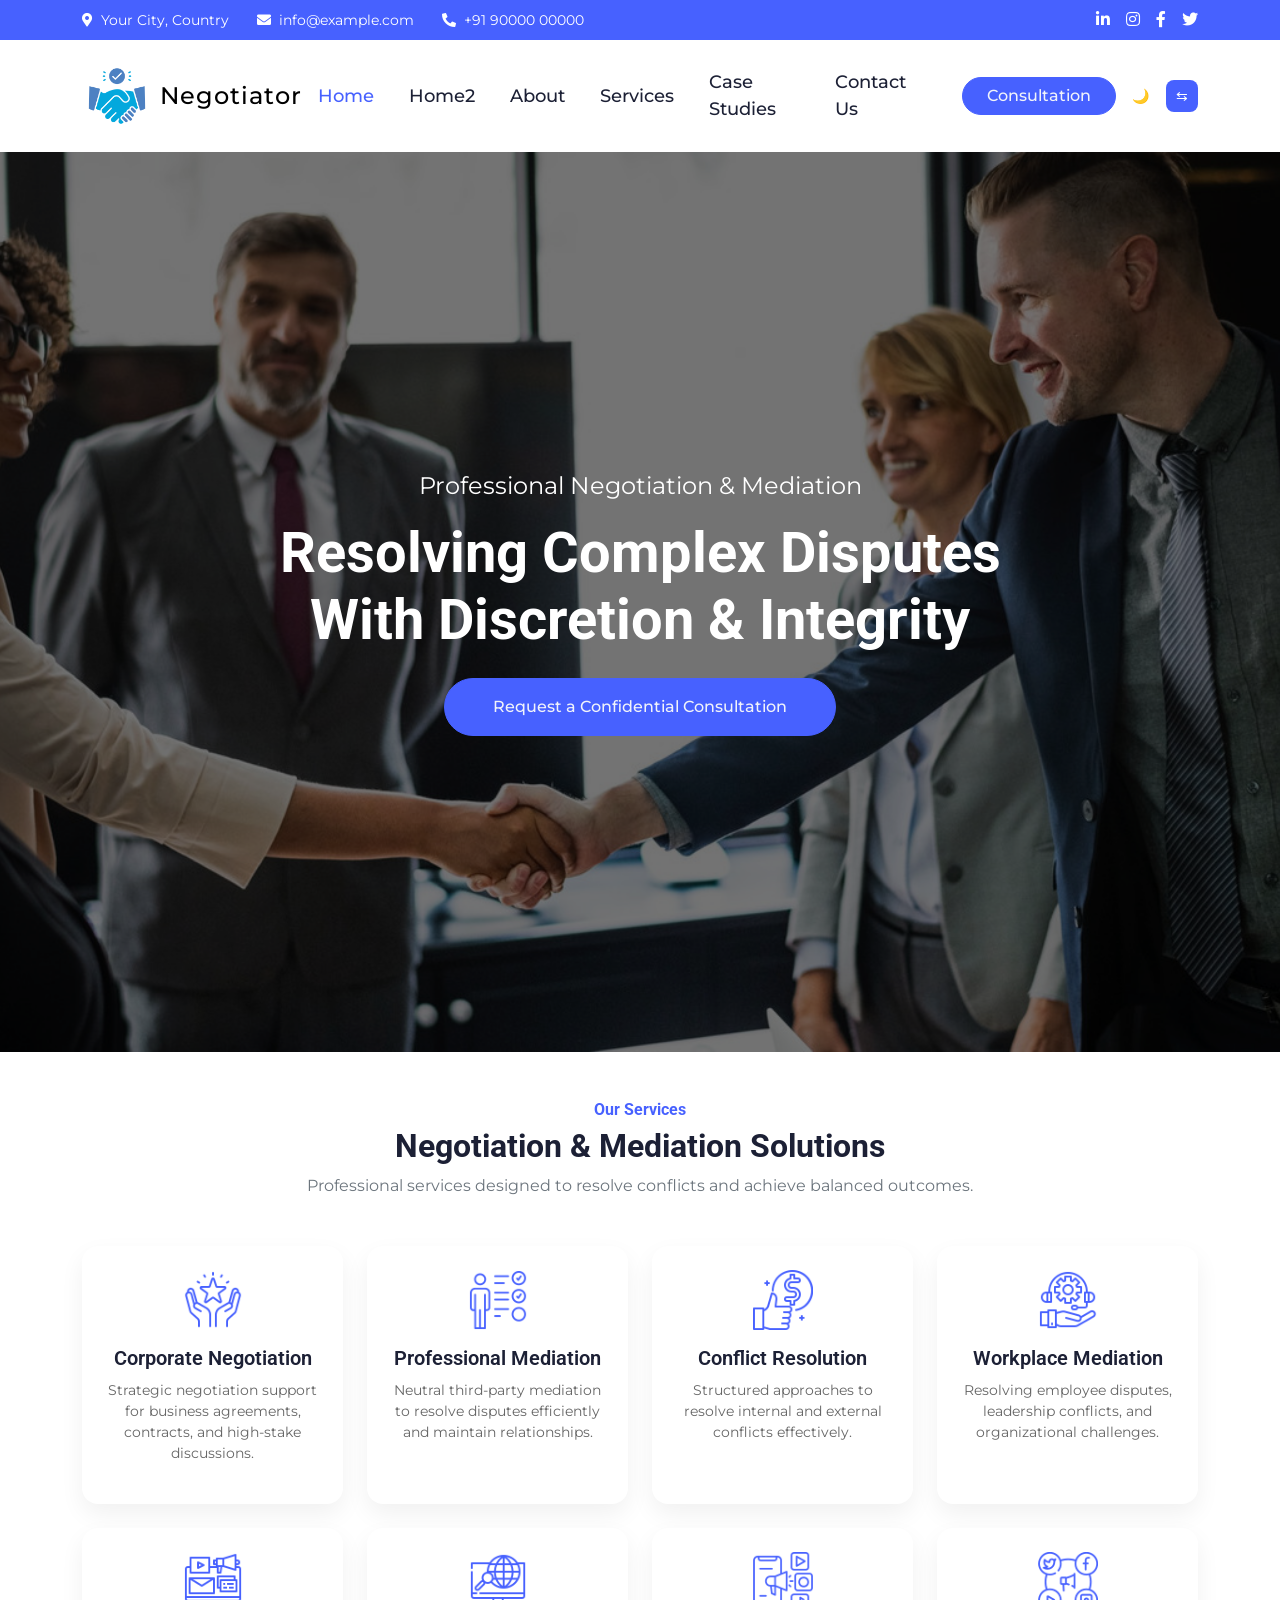
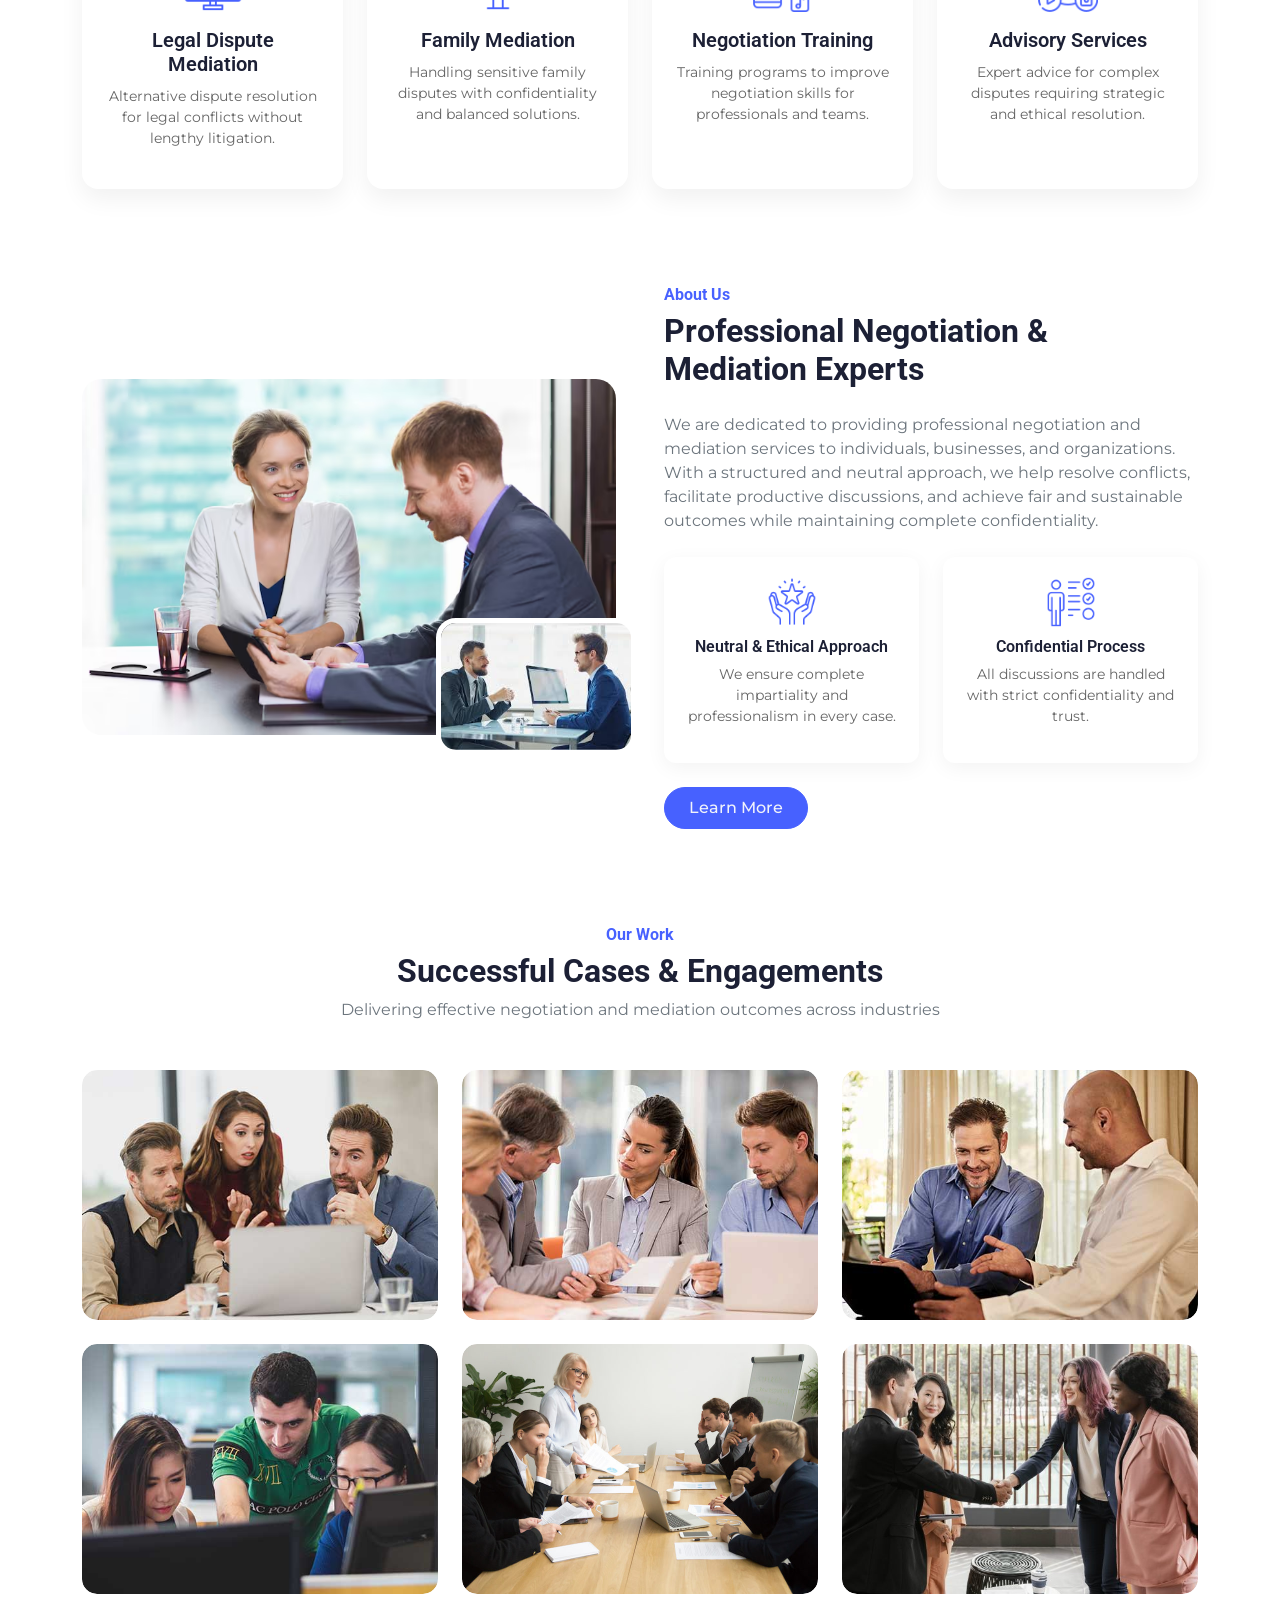
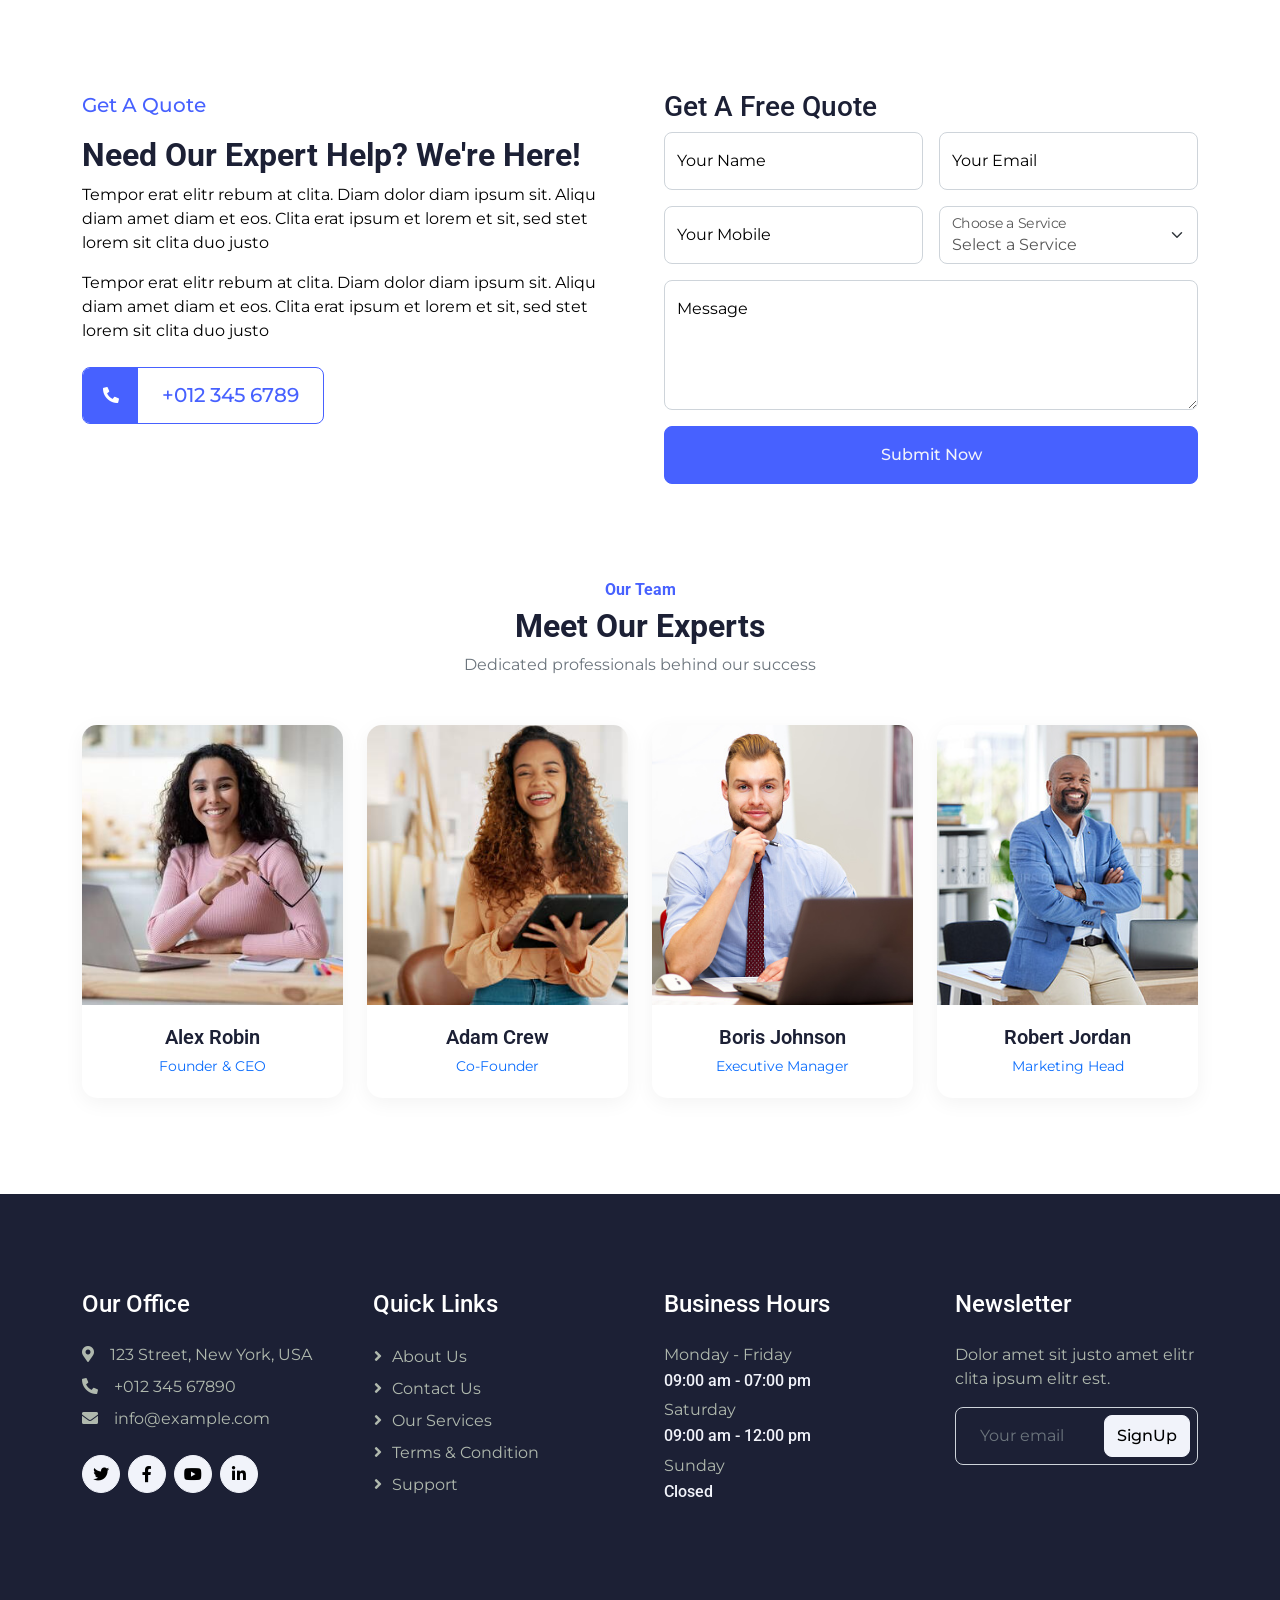
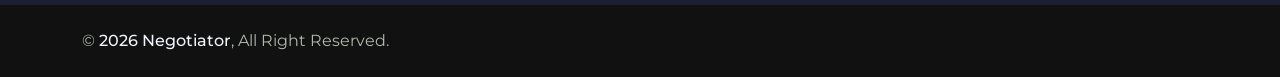
<file: index.html>
<!DOCTYPE html>
<html lang="en">

<head>
    <meta charset="utf-8">
    <title>Negotiater</title>
    <meta content="width=device-width, initial-scale=1.0" name="viewport">
    <meta content="" name="keywords">
    <meta content="" name="description">

    <!-- Favicon -->
    <link href="img/fav icon.png" rel="icon">

    <!-- Google Web Fonts -->
    <link rel="preconnect" href="https://fonts.googleapis.com">
    <link rel="preconnect" href="https://fonts.gstatic.com" crossorigin>
    <link href="https://fonts.googleapis.com/css2?family=Montserrat:wght@400;500&family=Roboto:wght@500;700&display=swap" rel="stylesheet">  

    <!-- Icon Font Stylesheet -->
    <link href="https://cdnjs.cloudflare.com/ajax/libs/font-awesome/5.10.0/css/all.min.css" rel="stylesheet">
    <link href="https://cdn.jsdelivr.net/npm/bootstrap-icons@1.4.1/font/bootstrap-icons.css" rel="stylesheet">

    <!-- Libraries Stylesheet -->
    <link href="lib/animate/animate.min.css" rel="stylesheet">

    <!-- Customized Bootstrap Stylesheet -->
    <link href="css/bootstrap.min.css" rel="stylesheet">

    <!-- Template Stylesheet -->
    <link href="css/style.css" rel="stylesheet">
</head>

<body>
    
   
     <!-- Topbar Start -->
<div class="container-fluid bg-primary text-white d-none d-lg-block">
    <div class="container py-2">
        <div class="d-flex justify-content-between align-items-center">
            <div>
                <small><i class="fa fa-map-marker-alt me-2"></i>Your City, Country</small>
                <small class="ms-4"><i class="fa fa-envelope me-2"></i>info@example.com</small>
                <small class="ms-4"><i class="fa fa-phone-alt me-2"></i>+91 90000 00000</small>
            </div>
            <div class="d-flex align-items-center">
    <a class="text-white ms-3" href="#" aria-label="LinkedIn">
        <i class="fab fa-linkedin-in"></i>
    </a>
    <a class="text-white ms-3" href="#" aria-label="Instagram">
        <i class="fab fa-instagram"></i>
    </a>
    <a class="text-white ms-3" href="#" aria-label="Facebook">
        <i class="fab fa-facebook-f"></i>
    </a>
    <a class="text-white ms-3" href="#" aria-label="Twitter">
        <i class="fab fa-twitter"></i>
    </a>
</div>
        </div>
    </div>
</div>
<!-- Topbar End -->
   <!-- Navbar Start -->
<div class="container-fluid bg-white sticky-top shadow-sm">
    <div class="container">
        <nav class="navbar navbar-expand-xl navbar-light bg-white py-1">

            <!-- Logo -->
          <a href="index.html" class="navbar-brand d-flex align-items-center">
    <img src="img/fav icon.png" alt="Logo" style="height: 70px;">
    <span class="logo-text ms-2">Negotiator</span>
</a>

            <!-- Mobile Toggle -->
            <button class="navbar-toggler border-0" type="button"
                data-bs-toggle="collapse" data-bs-target="#navbarCollapse"
                aria-controls="navbarCollapse" aria-expanded="false">
                <span class="navbar-toggler-icon"></span>
            </button>

            <!-- Menu -->
            <div class="collapse navbar-collapse" id="navbarCollapse">
                <ul class="navbar-nav ms-auto mb-2 mb-lg-0 align-items-lg-center">

                    <li class="nav-item">
                        <a class="nav-link active" href="index.html">Home</a>
                    </li>
                     <li class="nav-item">
                        <a class="nav-link " href="home2.html">Home2</a>
                    </li>

                    <li class="nav-item">
                        <a class="nav-link" href="about.html">About</a>
                    </li>

                    <li class="nav-item">
                        <a class="nav-link" href="service.html">Services</a>
                    </li>

                    <li class="nav-item">
                        <a class="nav-link" href="project.html">Case Studies</a>
                    </li>

                    <li class="nav-item">
                        <a class="nav-link" href="contact.html">Contact Us</a>
                    </li>
  
                    <!-- CTA Button -->
                    <li class="nav-item ms-lg-3">
                        <a href="contact.html" class="btn btn-primary rounded-pill px-4">
                            Consultation
                        </a>
                    </li>

                </ul>
                <button id="themeToggle" class="btn btn-sm ms-2">🌙</button>

      <button
        id="rtlToggle"
        class="btn btn-sm ms-2 bg-primary text-white"
        title="RTL"
      >
        ⇆
      </button>
            </div>
        </nav>
    </div>
</div>
<!-- Navbar End -->
    <!-- Navbar End -->


    <!-- Carousel Start -->
   
       <!-- Hero Banner Start -->
<div class="hero-banner d-flex align-items-center" style="background-image: url('img/hero1.jpg');">
    <div class="container">
        <div class="row justify-content-center">
            <div class="col-lg-8 text-center">
                <p class="fs-4 text-white mb-3 animated zoomIn">
                    Professional Negotiation & Mediation
                </p>
                <h1 class="display-4 text-white mb-4 animated zoomIn">
                    Resolving Complex Disputes<br>With Discretion & Integrity
                </h1>
                <a href="contact.html" class="btn btn-primary rounded-pill py-3 px-5 animated zoomIn">
                    Request a Confidential Consultation
                </a>
            </div>
        </div>
    </div>
</div>
<!-- Hero Banner End -->
           
            

   <!-- Services Start -->
<div class="container py-5">
    <div class="text-center mb-5">
        <h6 class="text-primary fw-bold">Our Services</h6>
        <h2 class="fw-bold">Negotiation & Mediation Solutions</h2>
        <p class="text-muted">Professional services designed to resolve conflicts and achieve balanced outcomes.</p>
    </div>

    <div class="row g-4">

        <!-- Service 1 -->
        <div class="col-lg-3 col-md-6 col-sm-12">
            <div class="service-card text-center p-4 h-100">
                <img src="img/icon/icon-1.png" class="mb-3" width="60" alt="">
                <h5>Corporate Negotiation</h5>
                <p>Strategic negotiation support for business agreements, contracts, and high-stake discussions.</p>
            </div>
        </div>

        <!-- Service 2 -->
        <div class="col-lg-3 col-md-6 col-sm-12">
            <div class="service-card text-center p-4 h-100">
                <img src="img/icon/icon-2.png" class="mb-3" width="60" alt="">
                <h5>Professional Mediation</h5>
                <p>Neutral third-party mediation to resolve disputes efficiently and maintain relationships.</p>
            </div>
        </div>

        <!-- Service 3 -->
        <div class="col-lg-3 col-md-6 col-sm-12">
            <div class="service-card text-center p-4 h-100">
                <img src="img/icon/icon-3.png" class="mb-3" width="60" alt="">
                <h5>Conflict Resolution</h5>
                <p>Structured approaches to resolve internal and external conflicts effectively.</p>
            </div>
        </div>

        <!-- Service 4 -->
        <div class="col-lg-3 col-md-6 col-sm-12">
            <div class="service-card text-center p-4 h-100">
                <img src="img/icon/icon-4.png" class="mb-3" width="60" alt="">
                <h5>Workplace Mediation</h5>
                <p>Resolving employee disputes, leadership conflicts, and organizational challenges.</p>
            </div>
        </div>

        <!-- Service 5 -->
        <div class="col-lg-3 col-md-6 col-sm-12">
            <div class="service-card text-center p-4 h-100">
                <img src="img/icon/icon-5.png" class="mb-3" width="60" alt="">
                <h5>Legal Dispute Mediation</h5>
                <p>Alternative dispute resolution for legal conflicts without lengthy litigation.</p>
            </div>
        </div>

        <!-- Service 6 -->
        <div class="col-lg-3 col-md-6 col-sm-12">
            <div class="service-card text-center p-4 h-100">
                <img src="img/icon/icon-6.png" class="mb-3" width="60" alt="">
                <h5>Family Mediation</h5>
                <p>Handling sensitive family disputes with confidentiality and balanced solutions.</p>
            </div>
        </div>

        <!-- Service 7 -->
        <div class="col-lg-3 col-md-6 col-sm-12">
            <div class="service-card text-center p-4 h-100">
                <img src="img/icon/icon-7.png" class="mb-3" width="60" alt="">
                <h5>Negotiation Training</h5>
                <p>Training programs to improve negotiation skills for professionals and teams.</p>
            </div>
        </div>

        <!-- Service 8 -->
        <div class="col-lg-3 col-md-6 col-sm-12">
            <div class="service-card text-center p-4 h-100">
                <img src="img/icon/icon-8.png" class="mb-3" width="60" alt="">
                <h5>Advisory Services</h5>
                <p>Expert advice for complex disputes requiring strategic and ethical resolution.</p>
            </div>
        </div>

    </div>
</div>
<!-- Services End -->
<!-- About Start -->
<div class="container py-5">
    <div class="row align-items-center g-5">

        <!-- Left Image -->
        <div class="col-lg-6">
            <div class="about-img position-relative">
                <img src="img/about1.avif" class="img-fluid rounded-4 w-100" alt="">
                
                <!-- Small overlay image -->
                <img src="img/about3.jpg" class="img-fluid rounded-4 about-img-small" alt="">
            </div>
        </div>

        <!-- Right Content -->
        <div class="col-lg-6">
            <h6 class="text-primary fw-bold">About Us</h6>
            <h2 class="fw-bold mb-4">Professional Negotiation & Mediation Experts</h2>

            <p class="text-muted mb-4">
                We are dedicated to providing professional negotiation and mediation services 
                to individuals, businesses, and organizations. With a structured and neutral approach, 
                we help resolve conflicts, facilitate productive discussions, and achieve fair and 
                sustainable outcomes while maintaining complete confidentiality.
            </p>

            <!-- Features -->
            <div class="row g-4">

                <div class="col-md-6">
                    <div class="about-box">
                        <img src="img/icon/icon-1.png" width="50" alt="">
                        <h6>Neutral & Ethical Approach</h6>
                        <p>We ensure complete impartiality and professionalism in every case.</p>
                    </div>
                </div>

                <div class="col-md-6">
                    <div class="about-box">
                        <img src="img/icon/icon-2.png" width="50" alt="">
                        <h6>Confidential Process</h6>
                        <p>All discussions are handled with strict confidentiality and trust.</p>
                    </div>
                </div>

              

                

            </div>

            <a href="#" class="btn btn-primary mt-4 px-4 py-2 rounded-pill">
                Learn More
            </a>
        </div>

    </div>
</div>
<!-- About End -->
   

    <!-- Project Start -->
   <!-- Projects Start -->
<div class="container py-5">
    <div class="text-center mb-5">
        <h6 class="text-primary fw-bold">Our Work</h6>
        <h2 class="fw-bold">Successful Cases & Engagements</h2>
        <p class="text-muted">Delivering effective negotiation and mediation outcomes across industries</p>
    </div>

    <div class="row g-4">

        <!-- Project 1 -->
        <div class="col-lg-4 col-md-6">
            <div class="project-card">
                <img src="img/project-1.jpg" alt="">
                <div class="project-overlay">
                    <h5>Corporate Contract Negotiation</h5>
                    <p>Facilitated high-value business agreements with balanced outcomes.</p>
                </div>
            </div>
        </div>

        <!-- Project 2 -->
        <div class="col-lg-4 col-md-6">
            <div class="project-card">
                <img src="img/project-2.jpg" alt="">
                <div class="project-overlay">
                    <h5>Workplace Conflict Resolution</h5>
                    <p>Resolved internal disputes while maintaining professional relationships.</p>
                </div>
            </div>
        </div>

        <!-- Project 3 -->
        <div class="col-lg-4 col-md-6">
            <div class="project-card">
                <img src="img/project-3.jpg" alt="">
                <div class="project-overlay">
                    <h5>Partnership Mediation</h5>
                    <p>Guided business partners toward mutually beneficial resolutions.</p>
                </div>
            </div>
        </div>

        <!-- Project 4 -->
        <div class="col-lg-4 col-md-6">
            <div class="project-card">
                <img src="img/project-4.jpg" alt="">
                <div class="project-overlay">
                    <h5>Executive Negotiation Support</h5>
                    <p>Supported leadership teams in critical decision-making discussions.</p>
                </div>
            </div>
        </div>

        <!-- Project 5 -->
        <div class="col-lg-4 col-md-6">
            <div class="project-card">
                <img src="img/project5.jpg" alt="">
                <div class="project-overlay">
                    <h5>Commercial Dispute Mediation</h5>
                    <p>Structured mediation for resolving complex commercial conflicts confidentially.</p>
                </div>
            </div>
        </div>

        <!-- Project 6 -->
        <div class="col-lg-4 col-md-6">
            <div class="project-card">
                <img src="img/project6.jpg" alt="">
                <div class="project-overlay">
                    <h5>HR & Employee Relations</h5>
                    <p>Handled employee disputes with fairness and professional neutrality.</p>
                </div>
            </div>
        </div>

    </div>
</div>
<!-- Projects End -->


    <!-- Quote Start -->
    <div class="container-fluid py-5">
        <div class="container">
            <div class="row g-5">
                <div class="col-lg-6 wow fadeInUp" data-wow-delay="0.1s">
                    <p class="fs-5 fw-medium text-primary">Get A Quote</p>
                    <h2 class="fw-bold mb-6">Need Our Expert Help? We're Here!</h2>
                    <p>Tempor erat elitr rebum at clita. Diam dolor diam ipsum sit. Aliqu diam amet diam et eos. Clita erat ipsum et lorem et sit, sed stet lorem sit clita duo justo</p>
                    <p class="mb-4">Tempor erat elitr rebum at clita. Diam dolor diam ipsum sit. Aliqu diam amet diam et eos. Clita erat ipsum et lorem et sit, sed stet lorem sit clita duo justo</p>
                    <a class="d-inline-flex align-items-center rounded overflow-hidden border border-primary" href="">
                        <span class="btn-lg-square bg-primary" style="width: 55px; height: 55px;">
                            <i class="fa fa-phone-alt text-white"></i>
                        </span>
                        <span class="fs-5 fw-medium mx-4">+012 345 6789</span>
                    </a>
                </div>
                <div class="col-lg-6 wow fadeInUp" data-wow-delay="0.5s">
                    <h3 class="mb-6">Get A Free Quote</h3>
                    <div class="row g-3">
                        <div class="col-sm-6">
                            <div class="form-floating">
                                <input type="text" class="form-control" id="name" placeholder="Your Name">
                                <label for="name">Your Name</label>
                            </div>
                        </div>
                        <div class="col-sm-6">
                            <div class="form-floating">
                                <input type="email" class="form-control" id="mail" placeholder="Your Email">
                                <label for="mail">Your Email</label>
                            </div>
                        </div>
                        <div class="col-sm-6">
                            <div class="form-floating">
                                <input type="text" class="form-control" id="mobile" placeholder="Your Mobile">
                                <label for="mobile">Your Mobile</label>
                            </div>
                        </div>
                       <div class="col-sm-6">
    <div class="form-floating">
        <select class="form-select" id="service">
            <option selected disabled>Select a Service</option>
            <option value="corporate-negotiation">Corporate Negotiation</option>
            <option value="professional-mediation">Professional Mediation</option>
            <option value="workplace-mediation">Workplace Mediation</option>
            <option value="conflict-resolution">Conflict Resolution Advisory</option>
            <option value="strategic-negotiation">Strategic Negotiation Support</option>
            <option value="pre-litigation-mediation">Pre-Litigation Mediation</option>
            <option value="confidential-consultation">Confidential Consultation</option>
        </select>
        <label for="service">Choose a Service</label>
    </div>
</div>
                        <div class="col-12">
                            <div class="form-floating">
                                <textarea class="form-control" placeholder="" id="message" style="height: 130px"></textarea>
                                <label for="message">Message</label>
                            </div>
                        </div>
                        <div class="col-12 text-center">
                            <button class="btn btn-primary w-100 py-3" type="submit">Submit Now</button>
                        </div>
                    </div>
                </div>
            </div>
        </div>
    </div>
    <!-- Quote Start -->


         
         <div class="container py-5">
    <div class="text-center mb-5">
        <h6 class="text-primary fw-bold">Our Team</h6>
        <h2 class="fw-bold">Meet Our Experts</h2>
        <p class="text-muted">Dedicated professionals behind our success</p>
    </div>

    <div class="row g-4">

        <!-- Team 1 -->
        <div class="col-lg-3 col-md-6 col-sm-12">
            <div class="team-card">
                <div class="team-img">
                    <img src="img/teams1.jpg" alt="">
                    <div class="team-overlay">
                        <a href="#"><i class="fab fa-facebook-f"></i></a>
                        <a href="#"><i class="fab fa-twitter"></i></a>
                        <a href="#"><i class="fab fa-instagram"></i></a>
                        <a href="#"><i class="fab fa-linkedin-in"></i></a>
                    </div>
                </div>
                <div class="team-info text-center">
                    <h5>Alex Robin</h5>
                    <span>Founder & CEO</span>
                </div>
            </div>
        </div>

        <!-- Team 2 -->
        <div class="col-lg-3 col-md-6 col-sm-12">
            <div class="team-card">
                <div class="team-img">
                    <img src="img/teams2.jpg" alt="">
                    <div class="team-overlay">
                        <a href="#"><i class="fab fa-facebook-f"></i></a>
                        <a href="#"><i class="fab fa-twitter"></i></a>
                        <a href="#"><i class="fab fa-instagram"></i></a>
                        <a href="#"><i class="fab fa-linkedin-in"></i></a>
                    </div>
                </div>
                <div class="team-info text-center">
                    <h5>Adam Crew</h5>
                    <span>Co-Founder</span>
                </div>
            </div>
        </div>

        <!-- Team 3 -->
        <div class="col-lg-3 col-md-6 col-sm-12">
            <div class="team-card">
                <div class="team-img">
                    <img src="img/teams6.jpg" alt="">
                    <div class="team-overlay">
                        <a href="#"><i class="fab fa-facebook-f"></i></a>
                        <a href="#"><i class="fab fa-twitter"></i></a>
                        <a href="#"><i class="fab fa-instagram"></i></a>
                        <a href="#"><i class="fab fa-linkedin-in"></i></a>
                    </div>
                </div>
                <div class="team-info text-center">
                    <h5>Boris Johnson</h5>
                    <span>Executive Manager</span>
                </div>
            </div>
        </div>

        <!-- Team 4 -->
        <div class="col-lg-3 col-md-6 col-sm-12">
            <div class="team-card">
                <div class="team-img">
                    <img src="img/teams3.jpg" alt="">
                    <div class="team-overlay">
                        <a href="#"><i class="fab fa-facebook-f"></i></a>
                        <a href="#"><i class="fab fa-twitter"></i></a>
                        <a href="#"><i class="fab fa-instagram"></i></a>
                        <a href="#"><i class="fab fa-linkedin-in"></i></a>
                    </div>
                </div>
                <div class="team-info text-center">
                    <h5>Robert Jordan</h5>
                    <span>Marketing Head</span>
                </div>
            </div>
        </div>

    </div>
</div>
    
    <!-- Team End -->


    <!-- Footer Start -->
    <div class="container-fluid bg-dark footer mt-5 py-5 wow fadeIn" data-wow-delay="0.1s">
        <div class="container py-5">
            <div class="row g-5">
                <div class="col-lg-3 col-md-6">
                    <h4 class="text-white mb-4">Our Office</h4>
                    <p class="mb-2"><i class="fa fa-map-marker-alt me-3"></i>123 Street, New York, USA</p>
                    <p class="mb-2"><i class="fa fa-phone-alt me-3"></i>+012 345 67890</p>
                    <p class="mb-2"><i class="fa fa-envelope me-3"></i>info@example.com</p>
                    <div class="d-flex pt-3">
                        <a class="btn btn-square btn-light rounded-circle me-2" href=""><i class="fab fa-twitter"></i></a>
                        <a class="btn btn-square btn-light rounded-circle me-2" href=""><i class="fab fa-facebook-f"></i></a>
                        <a class="btn btn-square btn-light rounded-circle me-2" href=""><i class="fab fa-youtube"></i></a>
                        <a class="btn btn-square btn-light rounded-circle me-2" href=""><i class="fab fa-linkedin-in"></i></a>
                    </div>
                </div>
                <div class="col-lg-3 col-md-6">
                    <h4 class="text-white mb-4">Quick Links</h4>
                    <a class="btn btn-link" href="">About Us</a>
                    <a class="btn btn-link" href="">Contact Us</a>
                    <a class="btn btn-link" href="">Our Services</a>
                    <a class="btn btn-link" href="">Terms & Condition</a>
                    <a class="btn btn-link" href="">Support</a>
                </div>
                <div class="col-lg-3 col-md-6">
                    <h4 class="text-white mb-4">Business Hours</h4>
                    <p class="mb-1">Monday - Friday</p>
                    <h6 class="text-light">09:00 am - 07:00 pm</h6>
                    <p class="mb-1">Saturday</p>
                    <h6 class="text-light">09:00 am - 12:00 pm</h6>
                    <p class="mb-1">Sunday</p>
                    <h6 class="text-light">Closed</h6>
                </div>
                <div class="col-lg-3 col-md-6">
                    <h4 class="text-white mb-4">Newsletter</h4>
                    <p>Dolor amet sit justo amet elitr clita ipsum elitr est.</p>
                    <div class="position-relative w-100">
                        <input class="form-control bg-transparent w-100 py-3 ps-4 pe-5" type="text" placeholder="Your email">
                        <button type="button" class="btn btn-light py-2 position-absolute top-0 end-0 mt-2 me-2">SignUp</button>
                    </div>
                </div>
            </div>
        </div>
    </div>
    <!-- Footer End -->


    <!-- Copyright Start -->
    <div class="container-fluid copyright py-4">
        <div class="container">
            <div class="row">
                <div class="col-md-6 text-center text-md-start mb-3 mb-md-0">
                    &copy; <a class="fw-medium text-light" href="#">2026 Negotiator</a>, All Right Reserved.
                </div>
              
            </div>
        </div>
    </div>
    <!-- Copyright End -->


    <!-- Back to Top -->
    <a href="#" class="btn btn-lg btn-primary btn-lg-square rounded-circle back-to-top"><i class="bi bi-arrow-up"></i></a>


    <!-- JavaScript Libraries -->
    <script src="https://ajax.googleapis.com/ajax/libs/jquery/3.6.1/jquery.min.js"></script>
    <script src="https://cdn.jsdelivr.net/npm/bootstrap@5.0.0/dist/js/bootstrap.bundle.min.js"></script>
    <script src="lib/wow/wow.min.js"></script>
    <script src="lib/easing/easing.min.js"></script>
    <script src="lib/waypoints/waypoints.min.js"></script>
<script src="js/theme-rtl.js"></script>
    <!-- Template Javascript -->
    <script src="js/main.js"></script>
</body>

</html>
</file>
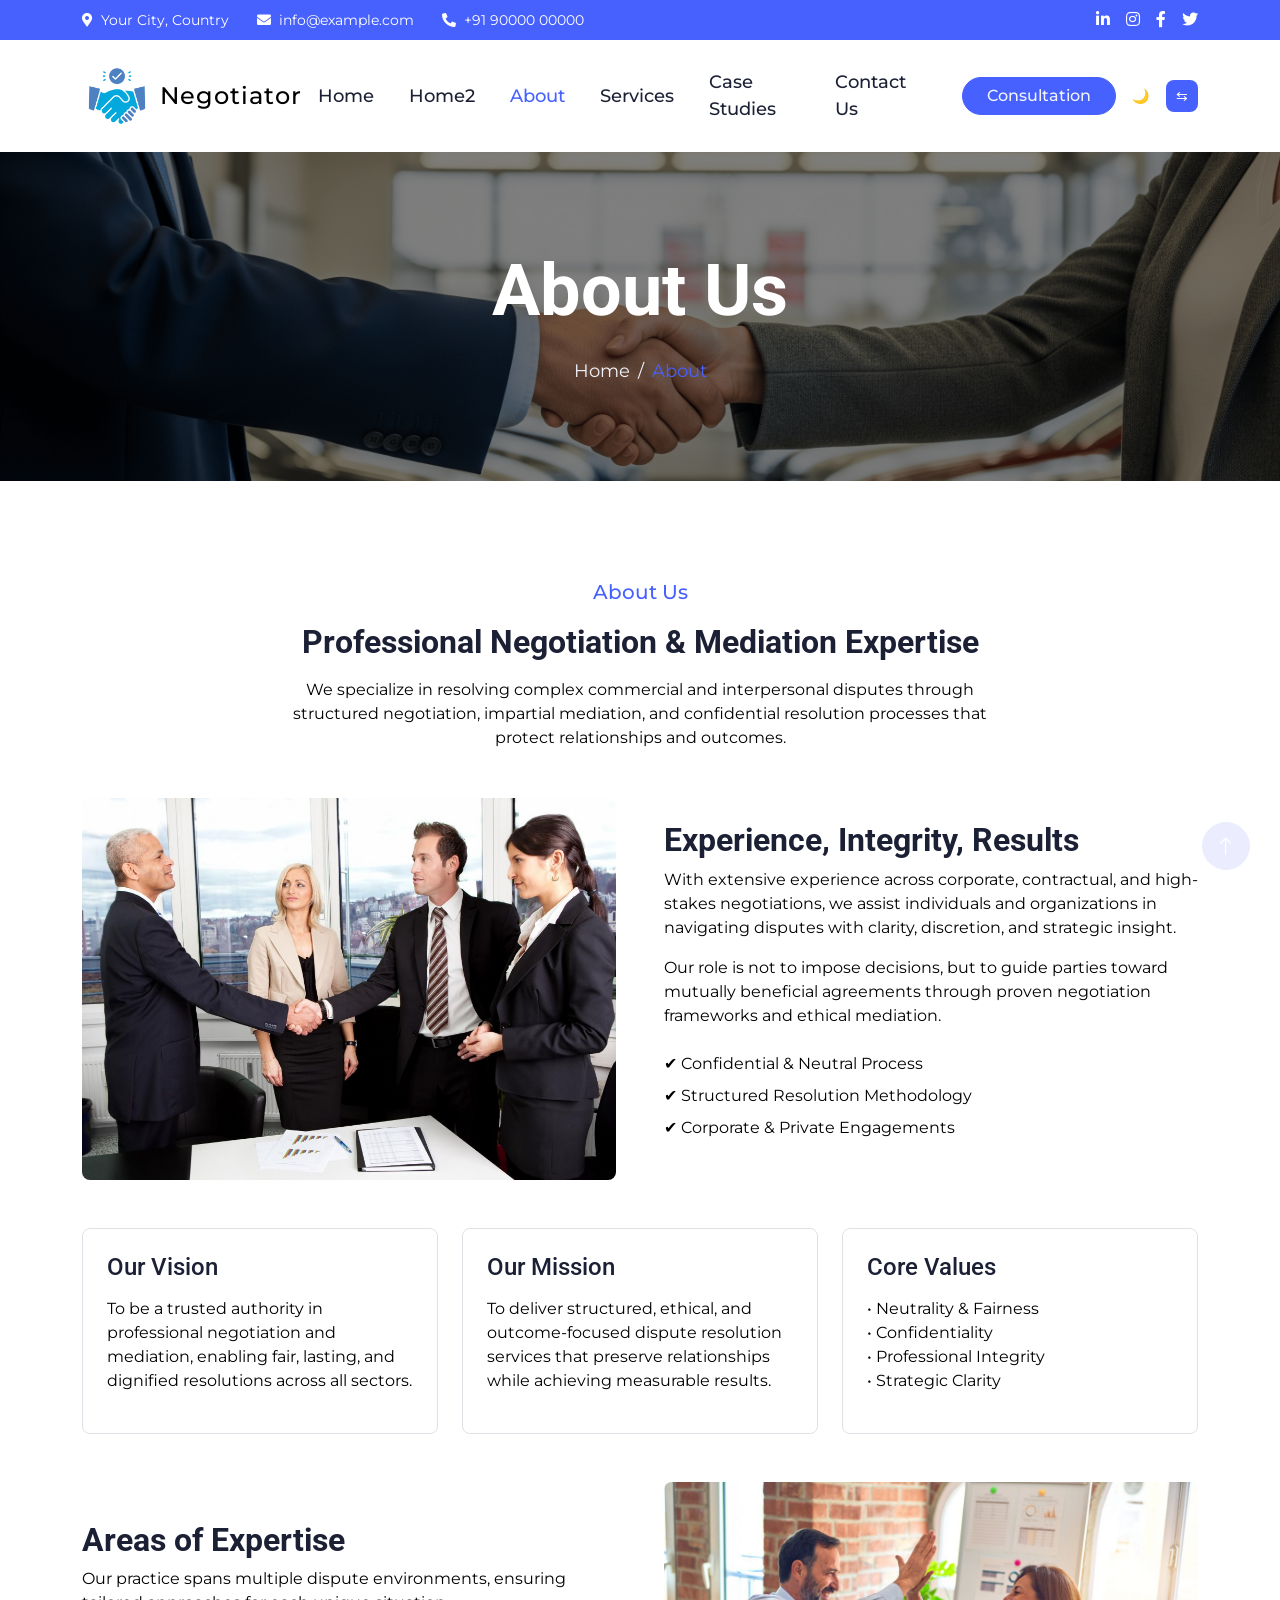
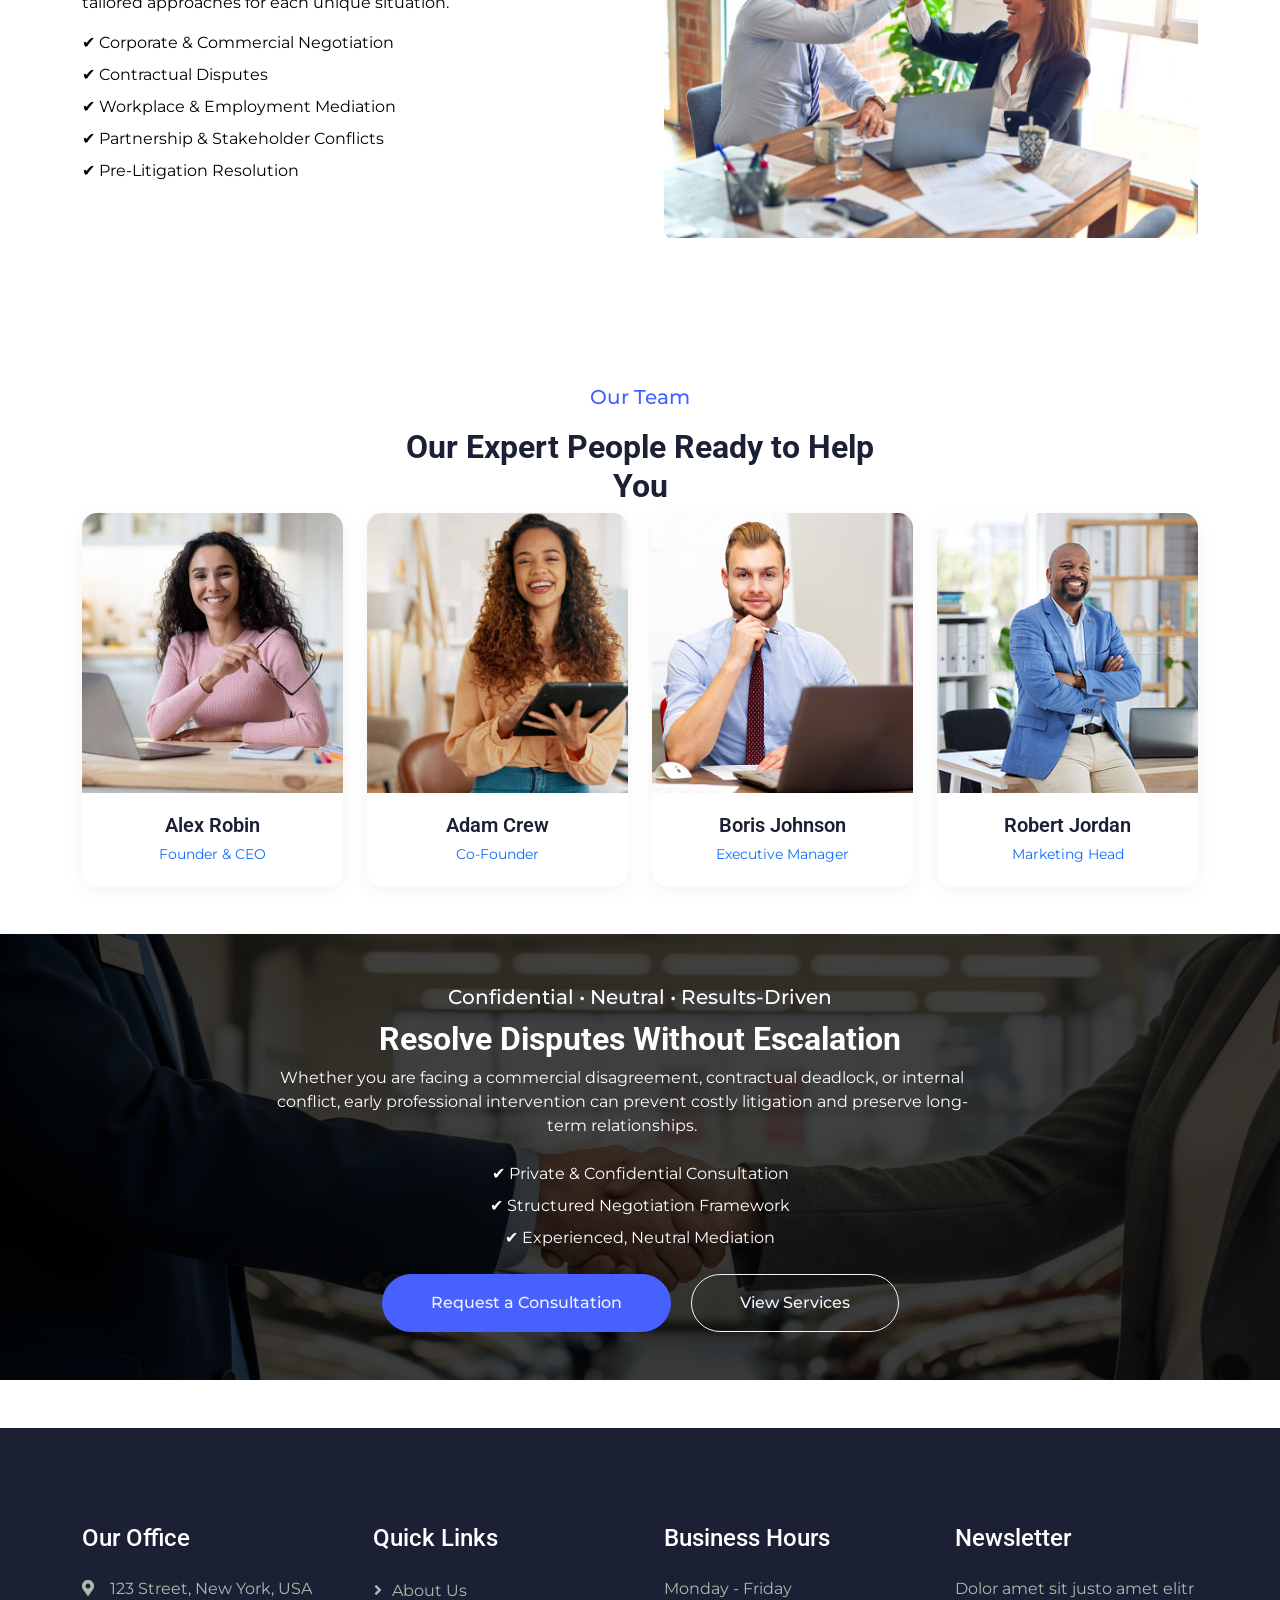
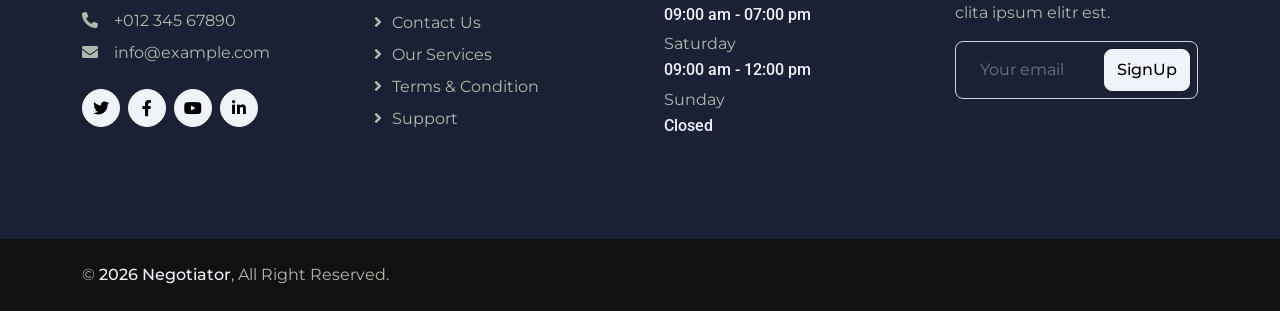
<file: about.html>
<!DOCTYPE html>
<html lang="en">

<head>
    <meta charset="utf-8">
    <title>Negotiator - about</title>
    <meta content="width=device-width, initial-scale=1.0" name="viewport">
    <meta content="" name="keywords">
    <meta content="" name="description">

    <!-- Favicon -->
    <link href="img/fav icon.png" rel="icon">

    <!-- Google Web Fonts -->
    <link rel="preconnect" href="https://fonts.googleapis.com">
    <link rel="preconnect" href="https://fonts.gstatic.com" crossorigin>
    <link href="https://fonts.googleapis.com/css2?family=Montserrat:wght@400;500&family=Roboto:wght@500;700&display=swap" rel="stylesheet">  

    <!-- Icon Font Stylesheet -->
    <link href="https://cdnjs.cloudflare.com/ajax/libs/font-awesome/5.10.0/css/all.min.css" rel="stylesheet">
    <link href="https://cdn.jsdelivr.net/npm/bootstrap-icons@1.4.1/font/bootstrap-icons.css" rel="stylesheet">

    <!-- Libraries Stylesheet -->
    <link href="lib/animate/animate.min.css" rel="stylesheet">

    <!-- Customized Bootstrap Stylesheet -->
    <link href="css/bootstrap.min.css" rel="stylesheet">

    <!-- Template Stylesheet -->
    <link href="css/style.css" rel="stylesheet">
</head>

<body>
   
   
     <!-- Topbar Start -->
<div class="container-fluid bg-primary text-white d-none d-lg-block">
    <div class="container py-2">
        <div class="d-flex justify-content-between align-items-center">
            <div>
                <small><i class="fa fa-map-marker-alt me-2"></i>Your City, Country</small>
                <small class="ms-4"><i class="fa fa-envelope me-2"></i>info@example.com</small>
                <small class="ms-4"><i class="fa fa-phone-alt me-2"></i>+91 90000 00000</small>
            </div>
            <div class="d-flex align-items-center">
    <a class="text-white ms-3" href="#" aria-label="LinkedIn">
        <i class="fab fa-linkedin-in"></i>
    </a>
    <a class="text-white ms-3" href="#" aria-label="Instagram">
        <i class="fab fa-instagram"></i>
    </a>
    <a class="text-white ms-3" href="#" aria-label="Facebook">
        <i class="fab fa-facebook-f"></i>
    </a>
    <a class="text-white ms-3" href="#" aria-label="Twitter">
        <i class="fab fa-twitter"></i>
    </a>
</div>
        </div>
    </div>
</div>
<!-- Topbar End -->
   <!-- Navbar Start -->
<div class="container-fluid bg-white sticky-top shadow-sm">
    <div class="container">
        <nav class="navbar navbar-expand-xl navbar-light bg-white py-1">

            <!-- Logo -->
             <!-- Logo -->
          <a href="index.html" class="navbar-brand d-flex align-items-center">
    <img src="img/fav icon.png" alt="Logo" style="height: 70px;">
    <span class="logo-text ms-2">Negotiator</span>
</a>

            <!-- Mobile Toggle -->
            <button class="navbar-toggler border-0" type="button"
                data-bs-toggle="collapse" data-bs-target="#navbarCollapse"
                aria-controls="navbarCollapse" aria-expanded="false">
                <span class="navbar-toggler-icon"></span>
            </button>

            <!-- Menu -->
            <div class="collapse navbar-collapse" id="navbarCollapse">
                <ul class="navbar-nav ms-auto mb-2 mb-lg-0 align-items-lg-center">

                    <li class="nav-item">
                        <a class="nav-link " href="index.html">Home</a>
                    </li>
                     <li class="nav-item">
                        <a class="nav-link " href="home2.html">Home2</a>
                    </li>

                    <li class="nav-item">
                        <a class="nav-link active" href="about.html">About</a>
                    </li>

                    <li class="nav-item">
                        <a class="nav-link" href="service.html">Services</a>
                    </li>

                    <li class="nav-item">
                        <a class="nav-link" href="project.html">Case Studies</a>
                    </li>

                    <li class="nav-item">
                        <a class="nav-link" href="contact.html">Contact Us</a>
                    </li>
  
                    <!-- CTA Button -->
                    <li class="nav-item ms-lg-3">
                        <a href="contact.html" class="btn btn-primary rounded-pill px-4">
                            Consultation
                        </a>
                    </li>

                </ul>
                <button id="themeToggle" class="btn btn-sm ms-2">🌙</button>

      <button
        id="rtlToggle"
        class="btn btn-sm ms-2 bg-primary text-white"
        title="RTL"
      >
        ⇆
      </button>
            </div>
        </nav>
    </div>
</div>
    <!-- Navbar End -->


    <!-- Page Header Start -->
    <div class="container-fluid page-headerr py-5 mb-5 wow fadeIn" data-wow-delay="0.1s">
        <div class="container text-center py-5">
            <h1 class="display-2 text-white mb-4 animated slideInDown">About Us</h1>
            <nav aria-label="breadcrumb animated slideInDown">
                <ol class="breadcrumb justify-content-center mb-0">
                    <li class="breadcrumb-item"><a href="#">Home</a></li>
                   
                    <li class="breadcrumb-item text-primary" aria-current="page">About</li>
                </ol>
            </nav>
        </div>
    </div>
    <!-- Page Header End -->

<!-- About Us Page Start -->
<div class="container-fluid py-5">
    <div class="container">

        <!-- Page Intro -->
        <div class="text-center mb-5 wow fadeInUp ">
            <p class="fs-5 fw-medium text-primary">About Us</p>
            <h2 class="fw-bold mt-6">Professional Negotiation & Mediation Expertise</h2>
            <p class="mt-3 mx-auto" style="max-width: 720px;">
                We specialize in resolving complex commercial and interpersonal disputes
                through structured negotiation, impartial mediation, and confidential resolution
                processes that protect relationships and outcomes.
            </p>
        </div>

        <!-- About Section -->
        <div class="row align-items-center g-5 mb-5">

            <!-- Image -->
            <div class="col-lg-6 wow fadeInLeft">
                <img src="img/about4.jpg" class="img-fluid rounded" alt="Professional Mediator">
            </div>

            <!-- Content -->
            <div class="col-lg-6 wow fadeInRight">
                <h2 class=" fw-bold mb-6">Experience, Integrity, Results</h2>
                <p>
                    With extensive experience across corporate, contractual, and high-stakes
                    negotiations, we assist individuals and organizations in navigating disputes
                    with clarity, discretion, and strategic insight.
                </p>
                <p>
                    Our role is not to impose decisions, but to guide parties toward mutually
                    beneficial agreements through proven negotiation frameworks and ethical mediation.
                </p>

                <ul class="list-unstyled mt-4">
                    <li class="mb-2">✔ Confidential & Neutral Process</li>
                    <li class="mb-2">✔ Structured Resolution Methodology</li>
                    <li class="mb-2">✔ Corporate & Private Engagements</li>
                </ul>
            </div>
        </div>

        <!-- Vision / Mission / Core Values -->
        <div class="row g-4 mb-5">

            <!-- Vision -->
            <div class="col-lg-4">
                <div class="border rounded p-4 h-100 wow zoomIn">
                    <h4 class="mb-3">Our Vision</h4>
                    <p>
                        To be a trusted authority in professional negotiation and mediation,
                        enabling fair, lasting, and dignified resolutions across all sectors.
                    </p>
                </div>
            </div>

            <!-- Mission -->
            <div class="col-lg-4">
                <div class="border rounded p-4 h-100 wow zoomIn">
                    <h4 class="mb-3">Our Mission</h4>
                    <p>
                        To deliver structured, ethical, and outcome-focused dispute resolution
                        services that preserve relationships while achieving measurable results.
                    </p>
                </div>
            </div>

            <!-- Core Values -->
            <div class="col-lg-4">
                <div class="border rounded p-4 h-100 wow zoomIn">
                    <h4 class="mb-3">Core Values</h4>
                    <ul class="list-unstyled mb-0">
                        <li>• Neutrality & Fairness</li>
                        <li>• Confidentiality</li>
                        <li>• Professional Integrity</li>
                        <li>• Strategic Clarity</li>
                    </ul>
                </div>
            </div>
        </div>

        <!-- Expertise Section -->
        <div class="row g-5 mb-5 align-items-center wow fadeInUp">

            <div class="col-lg-6">
                <h2 class=" fw-bold mb-6">Areas of Expertise</h2>
                <p>
                    Our practice spans multiple dispute environments, ensuring tailored approaches
                    for each unique situation.
                </p>
                <ul class="list-unstyled">
                    <li class="mb-2">✔ Corporate & Commercial Negotiation</li>
                    <li class="mb-2">✔ Contractual Disputes</li>
                    <li class="mb-2">✔ Workplace & Employment Mediation</li>
                    <li class="mb-2">✔ Partnership & Stakeholder Conflicts</li>
                    <li class="mb-2">✔ Pre-Litigation Resolution</li>
                </ul>
            </div>

            <div class="col-lg-6 ">
                <img src="img/about5.jpg" class="img-fluid rounded" alt="Negotiation Process">
            </div>
        </div>

      
    </div>
</div>
<!-- About Us Page End -->


    <!-- Team Start -->
    <div class="container-fluid py-5">
        <div class="container">
            <div class="text-center mx-auto wow fadeInUp" data-wow-delay="0.1s" style="max-width: 500px;">
                <p class="fs-5 fw-medium text-primary">Our Team</p>
                <h2 class="fw-bold  mb-6">Our Expert People Ready to Help You</h2>
            </div>
           <div class="row g-4">

        <!-- Team 1 -->
        <div class="col-lg-3 col-md-6 col-sm-12">
            <div class="team-card">
                <div class="team-img">
                    <img src="img/teams1.jpg" alt="">
                    <div class="team-overlay">
                        <a href="#"><i class="fab fa-facebook-f"></i></a>
                        <a href="#"><i class="fab fa-twitter"></i></a>
                        <a href="#"><i class="fab fa-instagram"></i></a>
                        <a href="#"><i class="fab fa-linkedin-in"></i></a>
                    </div>
                </div>
                <div class="team-info text-center">
                    <h5>Alex Robin</h5>
                    <span>Founder & CEO</span>
                </div>
            </div>
        </div>

        <!-- Team 2 -->
        <div class="col-lg-3 col-md-6 col-sm-12">
            <div class="team-card">
                <div class="team-img">
                    <img src="img/teams2.jpg" alt="">
                    <div class="team-overlay">
                        <a href="#"><i class="fab fa-facebook-f"></i></a>
                        <a href="#"><i class="fab fa-twitter"></i></a>
                        <a href="#"><i class="fab fa-instagram"></i></a>
                        <a href="#"><i class="fab fa-linkedin-in"></i></a>
                    </div>
                </div>
                <div class="team-info text-center">
                    <h5>Adam Crew</h5>
                    <span>Co-Founder</span>
                </div>
            </div>
        </div>

        <!-- Team 3 -->
        <div class="col-lg-3 col-md-6 col-sm-12">
            <div class="team-card">
                <div class="team-img">
                    <img src="img/teams6.jpg" alt="">
                    <div class="team-overlay">
                        <a href="#"><i class="fab fa-facebook-f"></i></a>
                        <a href="#"><i class="fab fa-twitter"></i></a>
                        <a href="#"><i class="fab fa-instagram"></i></a>
                        <a href="#"><i class="fab fa-linkedin-in"></i></a>
                    </div>
                </div>
                <div class="team-info text-center">
                    <h5>Boris Johnson</h5>
                    <span>Executive Manager</span>
                </div>
            </div>
        </div>

        <!-- Team 4 -->
        <div class="col-lg-3 col-md-6 col-sm-12">
            <div class="team-card">
                <div class="team-img">
                    <img src="img/teams3.jpg" alt="">
                    <div class="team-overlay">
                        <a href="#"><i class="fab fa-facebook-f"></i></a>
                        <a href="#"><i class="fab fa-twitter"></i></a>
                        <a href="#"><i class="fab fa-instagram"></i></a>
                        <a href="#"><i class="fab fa-linkedin-in"></i></a>
                    </div>
                </div>
                <div class="team-info text-center">
                    <h5>Robert Jordan</h5>
                    <span>Marketing Head</span>
                </div>
            </div>
        </div>
        </div>
    </div>
    </div>
    <!-- Team End -->

<!-- CTA Section Start -->
<div class="container-fluid cta-section text-white py-5 justify-content-center wow fadeInUp"
     style="background-image: url('img/cta3.png'); background-size: cover; background-position: center; position: relative;">

    <!-- Overlay -->
    <div style="background: rgba(0,0,0,0.75); position: absolute; inset: 0;"></div>

    <div class="container position-relative">
        <div class="row justify-content-center">

            <!-- Content -->
            <div class="col-lg-8 text-center">
                <p class="fs-5 fw-medium text-white mb-2 text-center">
                    Confidential • Neutral • Results-Driven
                </p>

                <h2 class="fw-bold mb-6 text-white">
                    Resolve Disputes Without Escalation
                </h2>

                <p class="mb-4" style="max-width: 700px;">
                    Whether you are facing a commercial disagreement, contractual deadlock,
                    or internal conflict, early professional intervention can prevent costly
                    litigation and preserve long-term relationships.
                </p>

                <ul class="list-unstyled mb-4">
                    <li class="mb-2">✔ Private & Confidential Consultation</li>
                    <li class="mb-2">✔ Structured Negotiation Framework</li>
                    <li class="mb-2">✔ Experienced, Neutral Mediation</li>
                </ul>

                <a href="contact.html"
                   class="btn btn-primary rounded-pill px-5 py-3 me-3">
                    Request a Consultation
                </a>

                <a href="service.html"
                   class="btn btn-outline-light rounded-pill px-5 py-3">
                    View Services
                </a>
            </div>

          

        </div>
    </div>
</div>
<!-- CTA Section End -->
    <!-- Footer Start -->
    <div class="container-fluid bg-dark footer mt-5 py-5 wow fadeIn" data-wow-delay="0.1s">
        <div class="container py-5">
            <div class="row g-5">
                <div class="col-lg-3 col-md-6">
                    <h4 class="text-white mb-4">Our Office</h4>
                    <p class="mb-2"><i class="fa fa-map-marker-alt me-3"></i>123 Street, New York, USA</p>
                    <p class="mb-2"><i class="fa fa-phone-alt me-3"></i>+012 345 67890</p>
                    <p class="mb-2"><i class="fa fa-envelope me-3"></i>info@example.com</p>
                    <div class="d-flex pt-3">
                        <a class="btn btn-square btn-light rounded-circle me-2" href=""><i class="fab fa-twitter"></i></a>
                        <a class="btn btn-square btn-light rounded-circle me-2" href=""><i class="fab fa-facebook-f"></i></a>
                        <a class="btn btn-square btn-light rounded-circle me-2" href=""><i class="fab fa-youtube"></i></a>
                        <a class="btn btn-square btn-light rounded-circle me-2" href=""><i class="fab fa-linkedin-in"></i></a>
                    </div>
                </div>
                <div class="col-lg-3 col-md-6">
                    <h4 class="text-white mb-4">Quick Links</h4>
                    <a class="btn btn-link" href="">About Us</a>
                    <a class="btn btn-link" href="">Contact Us</a>
                    <a class="btn btn-link" href="">Our Services</a>
                    <a class="btn btn-link" href="">Terms & Condition</a>
                    <a class="btn btn-link" href="">Support</a>
                </div>
                <div class="col-lg-3 col-md-6">
                    <h4 class="text-white mb-4">Business Hours</h4>
                    <p class="mb-1">Monday - Friday</p>
                    <h6 class="text-light">09:00 am - 07:00 pm</h6>
                    <p class="mb-1">Saturday</p>
                    <h6 class="text-light">09:00 am - 12:00 pm</h6>
                    <p class="mb-1">Sunday</p>
                    <h6 class="text-light">Closed</h6>
                </div>
                <div class="col-lg-3 col-md-6">
                    <h4 class="text-white mb-4">Newsletter</h4>
                    <p>Dolor amet sit justo amet elitr clita ipsum elitr est.</p>
                    <div class="position-relative w-100">
                        <input class="form-control bg-transparent w-100 py-3 ps-4 pe-5" type="text" placeholder="Your email">
                        <button type="button" class="btn btn-light py-2 position-absolute top-0 end-0 mt-2 me-2">SignUp</button>
                    </div>
                </div>
            </div>
        </div>
    </div>
    <!-- Footer End -->


    <!-- Copyright Start -->
    <div class="container-fluid copyright py-4">
        <div class="container">
            <div class="row">
                <div class="col-md-6 text-center text-md-start mb-3 mb-md-0">
                    &copy; <a class="fw-medium text-light" href="#">2026 Negotiator</a>, All Right Reserved.
                </div>
             
            </div>
        </div>
    </div>
    <!-- Copyright End -->


    <!-- Back to Top -->
    <a href="#" class="btn btn-lg btn-primary btn-lg-square rounded-circle back-to-top"><i class="bi bi-arrow-up"></i></a>


    <!-- JavaScript Libraries -->
    <script src="https://ajax.googleapis.com/ajax/libs/jquery/3.6.1/jquery.min.js"></script>
    <script src="https://cdn.jsdelivr.net/npm/bootstrap@5.0.0/dist/js/bootstrap.bundle.min.js"></script>
    <script src="lib/wow/wow.min.js"></script>
    <script src="lib/easing/easing.min.js"></script>
    <script src="lib/waypoints/waypoints.min.js"></script>

    <!-- Template Javascript -->
    <script src="js/main.js"></script>
      <script src="js/theme-rtl.js"></script>

</body>

</html>
</file>
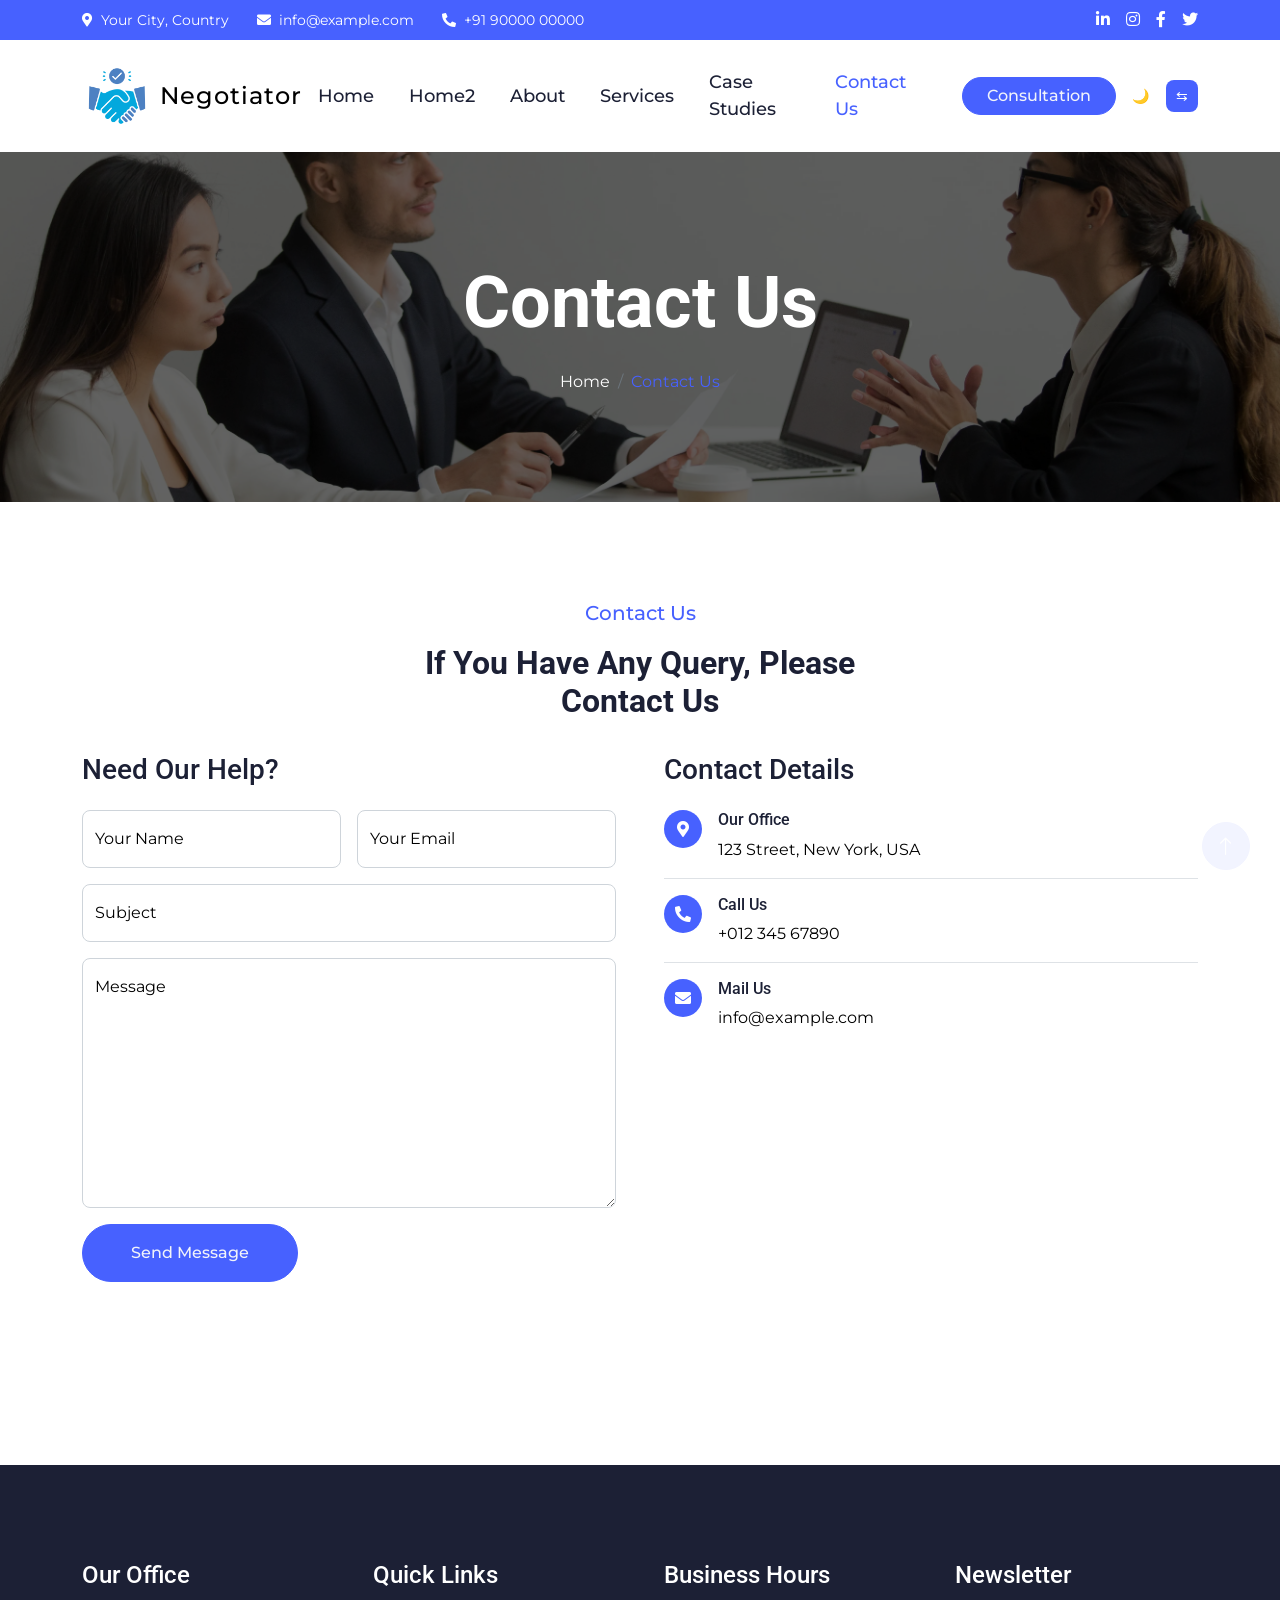
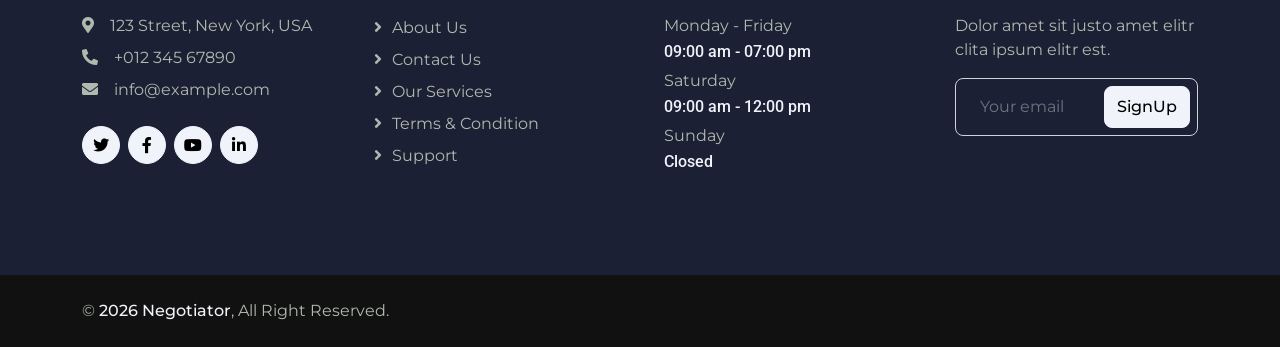
<file: contact.html>
<!DOCTYPE html>
<html lang="en">

<head>
    <meta charset="utf-8">
    <title>Negotiator - Contact </title>
    <meta content="width=device-width, initial-scale=1.0" name="viewport">
    <meta content="" name="keywords">
    <meta content="" name="description">

    <!-- Favicon -->
    <link href="img/fav icon.png" rel="icon">

    <!-- Google Web Fonts -->
    <link rel="preconnect" href="https://fonts.googleapis.com">
    <link rel="preconnect" href="https://fonts.gstatic.com" crossorigin>
    <link href="https://fonts.googleapis.com/css2?family=Montserrat:wght@400;500&family=Roboto:wght@500;700&display=swap" rel="stylesheet">  

    <!-- Icon Font Stylesheet -->
    <link href="https://cdnjs.cloudflare.com/ajax/libs/font-awesome/5.10.0/css/all.min.css" rel="stylesheet">
    <link href="https://cdn.jsdelivr.net/npm/bootstrap-icons@1.4.1/font/bootstrap-icons.css" rel="stylesheet">

    <!-- Libraries Stylesheet -->
    <link href="lib/animate/animate.min.css" rel="stylesheet">

    <!-- Customized Bootstrap Stylesheet -->
    <link href="css/bootstrap.min.css" rel="stylesheet">

    <!-- Template Stylesheet -->
    <link href="css/style.css" rel="stylesheet">
</head>

<body>
  
  
     <!-- Topbar Start -->
<div class="container-fluid bg-primary text-white d-none d-lg-block">
    <div class="container py-2">
        <div class="d-flex justify-content-between align-items-center">
            <div>
                <small><i class="fa fa-map-marker-alt me-2"></i>Your City, Country</small>
                <small class="ms-4"><i class="fa fa-envelope me-2"></i>info@example.com</small>
                <small class="ms-4"><i class="fa fa-phone-alt me-2"></i>+91 90000 00000</small>
            </div>
            <div class="d-flex align-items-center">
    <a class="text-white ms-3" href="#" aria-label="LinkedIn">
        <i class="fab fa-linkedin-in"></i>
    </a>
    <a class="text-white ms-3" href="#" aria-label="Instagram">
        <i class="fab fa-instagram"></i>
    </a>
    <a class="text-white ms-3" href="#" aria-label="Facebook">
        <i class="fab fa-facebook-f"></i>
    </a>
    <a class="text-white ms-3" href="#" aria-label="Twitter">
        <i class="fab fa-twitter"></i>
    </a>
</div>
        </div>
    </div>
</div>
<!-- Topbar End -->
   <!-- Navbar Start -->
<div class="container-fluid bg-white sticky-top shadow-sm">
    <div class="container">
        <nav class="navbar navbar-expand-xl navbar-light bg-white py-1">

             <a href="index.html" class="navbar-brand d-flex align-items-center">
    <img src="img/fav icon.png" alt="Logo" style="height: 70px;">
    <span class="logo-text ms-2">Negotiator</span>
</a>

            <!-- Mobile Toggle -->
            <button class="navbar-toggler border-0" type="button"
                data-bs-toggle="collapse" data-bs-target="#navbarCollapse"
                aria-controls="navbarCollapse" aria-expanded="false">
                <span class="navbar-toggler-icon"></span>
            </button>

            <!-- Menu -->
            <div class="collapse navbar-collapse" id="navbarCollapse">
                <ul class="navbar-nav ms-auto mb-2 mb-lg-0 align-items-lg-center">

                    <li class="nav-item">
                        <a class="nav-link " href="index.html">Home</a>
                    </li>
 <li class="nav-item">
                        <a class="nav-link " href="home2.html">Home2</a>
                    </li>
                    <li class="nav-item">
                        <a class="nav-link " href="about.html">About</a>
                    </li>

                    <li class="nav-item">
                        <a class="nav-link " href="service.html">Services</a>
                    </li>

                    <li class="nav-item">
                        <a class="nav-link" href="project.html">Case Studies</a>
                    </li>

                    <li class="nav-item">
                        <a class="nav-link active" href="contact.html">Contact Us</a>
                    </li>
  
                    <!-- CTA Button -->
                    <li class="nav-item ms-lg-3">
                        <a href="contact.html" class="btn btn-primary rounded-pill px-4">
                            Consultation
                        </a>
                    </li>

                </ul>
                <button id="themeToggle" class="btn btn-sm ms-2">🌙</button>

      <button
        id="rtlToggle"
        class="btn btn-sm ms-2 bg-primary text-white"
        title="RTL"
      >
        ⇆
      </button>
            </div>
        </nav>
    </div>
</div>


    <!-- Page Header Start -->
    <div class="container-fluid contact-header py-5 mb-5 wow fadeIn" data-wow-delay="0.1s">
        <div class="container text-center py-5">
            <h1 class="display-2 text-white mb-4 animated slideInDown">Contact Us</h1>
            <nav aria-label="breadcrumb animated slideInDown">
                <ol class="breadcrumb justify-content-center mb-0">
                    <li class="breadcrumb-item"><a href="#">Home</a></li>
                  
                    <li class="breadcrumb-item text-primary" aria-current="page">Contact Us</li>
                </ol>
            </nav>
        </div>
    </div>
    <!-- Page Header End -->


    <!-- Contact Start -->
    <div class="container-fluid py-5">
        <div class="container">
            <div class="text-center mx-auto wow fadeInUp" data-wow-delay="0.1s" style="max-width: 500px;">
                <p class="fs-5 fw-medium text-primary">Contact Us</p>
                <h2 class=" mb-6 fw-bold">If You Have Any Query, Please Contact Us</h2>
            </div>
            <br>
            <div class="row g-5">
                <div class="col-lg-6 wow fadeInUp" data-wow-delay="0.1s">
                    <h3 class="mb-4">Need Our Help?</h3>

                    <form>
                        <div class="row g-3">
                            <div class="col-md-6">
                                <div class="form-floating">
                                    <input type="text" class="form-control" id="name" placeholder="Your Name">
                                    <label for="name">Your Name</label>
                                </div>
                            </div>
                            <div class="col-md-6">
                                <div class="form-floating">
                                    <input type="email" class="form-control" id="email" placeholder="Your Email">
                                    <label for="email">Your Email</label>
                                </div>
                            </div>
                            <div class="col-12">
                                <div class="form-floating">
                                    <input type="text" class="form-control" id="subject" placeholder="Subject">
                                    <label for="subject">Subject</label>
                                </div>
                            </div>
                            <div class="col-12">
                                <div class="form-floating">
                                    <textarea class="form-control" placeholder="Leave a message here" id="message" style="height: 250px"></textarea>
                                    <label for="message">Message</label>
                                </div>
                            </div>
                            <div class="col-12">
                                <button class="btn btn-primary rounded-pill py-3 px-5" type="submit">Send Message</button>
                            </div>
                        </div>
                    </form>
                </div>
                <div class="col-lg-6 wow fadeInUp" data-wow-delay="0.5s">
                    <h3 class="mb-4">Contact Details</h3>
                    <div class="d-flex border-bottom pb-3 mb-3">
                        <div class="flex-shrink-0 btn-square bg-primary rounded-circle">
                            <i class="fa fa-map-marker-alt text-white"></i>
                        </div>
                        <div class="ms-3">
                            <h6>Our Office</h6>
                            <span>123 Street, New York, USA</span>
                        </div>
                    </div>
                    <div class="d-flex border-bottom pb-3 mb-3">
                        <div class="flex-shrink-0 btn-square bg-primary rounded-circle">
                            <i class="fa fa-phone-alt text-white"></i>
                        </div>
                        <div class="ms-3">
                            <h6>Call Us</h6>
                            <span>+012 345 67890</span>
                        </div>
                    </div>
                    <div class="d-flex border-bottom-0 pb-3 mb-3">
                        <div class="flex-shrink-0 btn-square bg-primary rounded-circle">
                            <i class="fa fa-envelope text-white"></i>
                        </div>
                        <div class="ms-3">
                            <h6>Mail Us</h6>
                            <span>info@example.com</span>
                        </div>
                    </div>

                    <iframe class="w-100 rounded"
                    src="https://www.google.com/maps/embed?pb=!1m18!1m12!1m3!1d3001156.4288297426!2d-78.01371936852176!3d42.72876761954724!2m3!1f0!2f0!3f0!3m2!1i1024!2i768!4f13.1!3m3!1m2!1s0x4ccc4bf0f123a5a9%3A0xddcfc6c1de189567!2sNew%20York%2C%20USA!5e0!3m2!1sen!2sbd!4v1603794290143!5m2!1sen!2sbd"
                    frameborder="0" style="min-height: 300px; border:0;" allowfullscreen="" aria-hidden="false"
                    tabindex="0"></iframe>
                </div>
            </div>
        </div>
    </div>
    <!-- Contact End -->


    <!-- Footer Start -->
    <div class="container-fluid bg-dark footer mt-5 py-5 wow fadeIn" data-wow-delay="0.1s">
        <div class="container py-5">
            <div class="row g-5">
                <div class="col-lg-3 col-md-6">
                    <h4 class="text-white mb-4">Our Office</h4>
                    <p class="mb-2"><i class="fa fa-map-marker-alt me-3"></i>123 Street, New York, USA</p>
                    <p class="mb-2"><i class="fa fa-phone-alt me-3"></i>+012 345 67890</p>
                    <p class="mb-2"><i class="fa fa-envelope me-3"></i>info@example.com</p>
                    <div class="d-flex pt-3">
                        <a class="btn btn-square btn-light rounded-circle me-2" href=""><i class="fab fa-twitter"></i></a>
                        <a class="btn btn-square btn-light rounded-circle me-2" href=""><i class="fab fa-facebook-f"></i></a>
                        <a class="btn btn-square btn-light rounded-circle me-2" href=""><i class="fab fa-youtube"></i></a>
                        <a class="btn btn-square btn-light rounded-circle me-2" href=""><i class="fab fa-linkedin-in"></i></a>
                    </div>
                </div>
                <div class="col-lg-3 col-md-6">
                    <h4 class="text-white mb-4">Quick Links</h4>
                    <a class="btn btn-link" href="">About Us</a>
                    <a class="btn btn-link" href="">Contact Us</a>
                    <a class="btn btn-link" href="">Our Services</a>
                    <a class="btn btn-link" href="">Terms & Condition</a>
                    <a class="btn btn-link" href="">Support</a>
                </div>
                <div class="col-lg-3 col-md-6">
                    <h4 class="text-white mb-4">Business Hours</h4>
                    <p class="mb-1">Monday - Friday</p>
                    <h6 class="text-light">09:00 am - 07:00 pm</h6>
                    <p class="mb-1">Saturday</p>
                    <h6 class="text-light">09:00 am - 12:00 pm</h6>
                    <p class="mb-1">Sunday</p>
                    <h6 class="text-light">Closed</h6>
                </div>
                <div class="col-lg-3 col-md-6">
                    <h4 class="text-white mb-4">Newsletter</h4>
                    <p>Dolor amet sit justo amet elitr clita ipsum elitr est.</p>
                    <div class="position-relative w-100">
                        <input class="form-control bg-transparent w-100 py-3 ps-4 pe-5" type="text" placeholder="Your email">
                        <button type="button" class="btn btn-light py-2 position-absolute top-0 end-0 mt-2 me-2">SignUp</button>
                    </div>
                </div>
            </div>
        </div>
    </div>
    <!-- Footer End -->


    <!-- Copyright Start -->
    <div class="container-fluid copyright py-4">
        <div class="container">
            <div class="row">
                <div class="col-md-6 text-center text-md-start mb-3 mb-md-0">
                    &copy; <a class="fw-medium text-light" href="#">2026 Negotiator</a>, All Right Reserved.
                </div>
             
            </div>
        </div>
    </div>
    <!-- Copyright End -->


    <!-- Back to Top -->
    <a href="#" class="btn btn-lg btn-primary btn-lg-square rounded-circle back-to-top"><i class="bi bi-arrow-up"></i></a>


    <!-- JavaScript Libraries -->
    <script src="https://ajax.googleapis.com/ajax/libs/jquery/3.6.1/jquery.min.js"></script>
    <script src="https://cdn.jsdelivr.net/npm/bootstrap@5.0.0/dist/js/bootstrap.bundle.min.js"></script>
    <script src="lib/wow/wow.min.js"></script>
    <script src="lib/easing/easing.min.js"></script>
    <script src="lib/waypoints/waypoints.min.js"></script>
   <script src="js/theme-rtl.js"></script>
    <!-- Template Javascript -->
    <script src="js/main.js"></script>
</body>

</html>
</file>
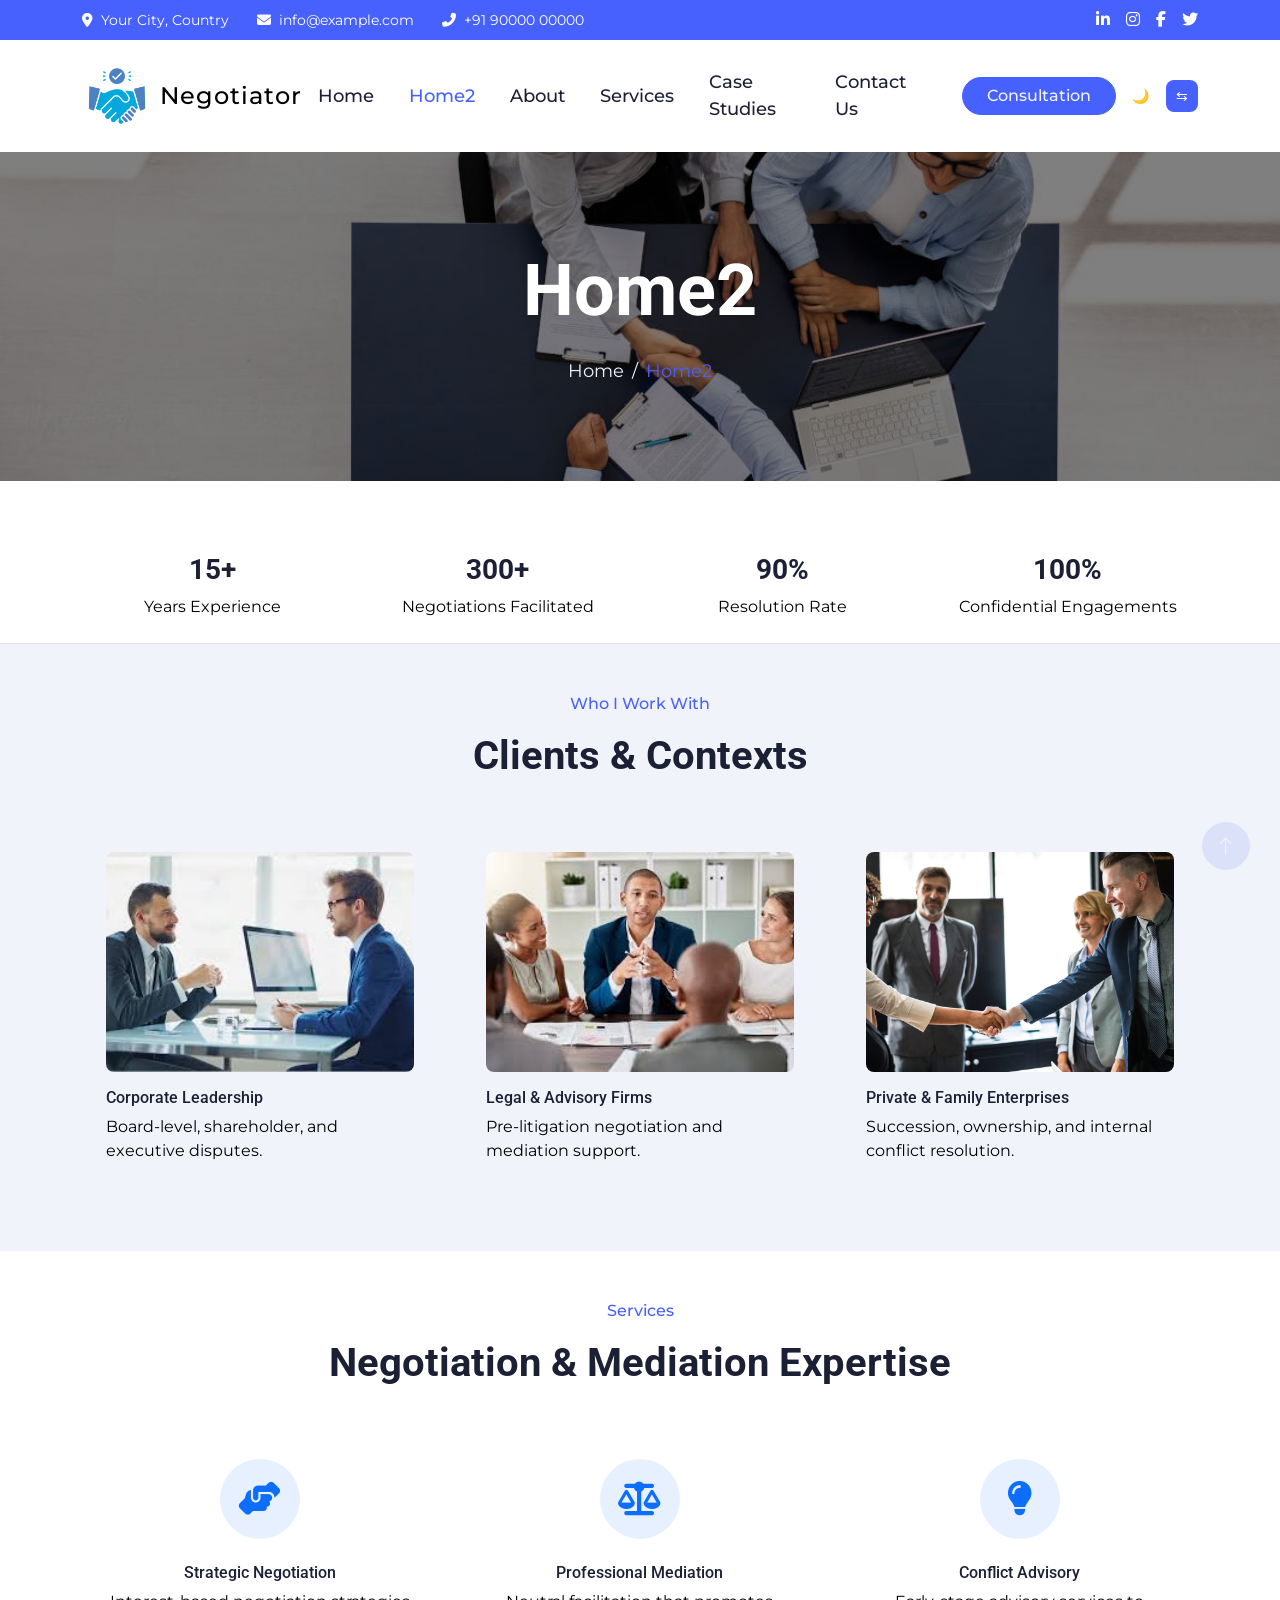
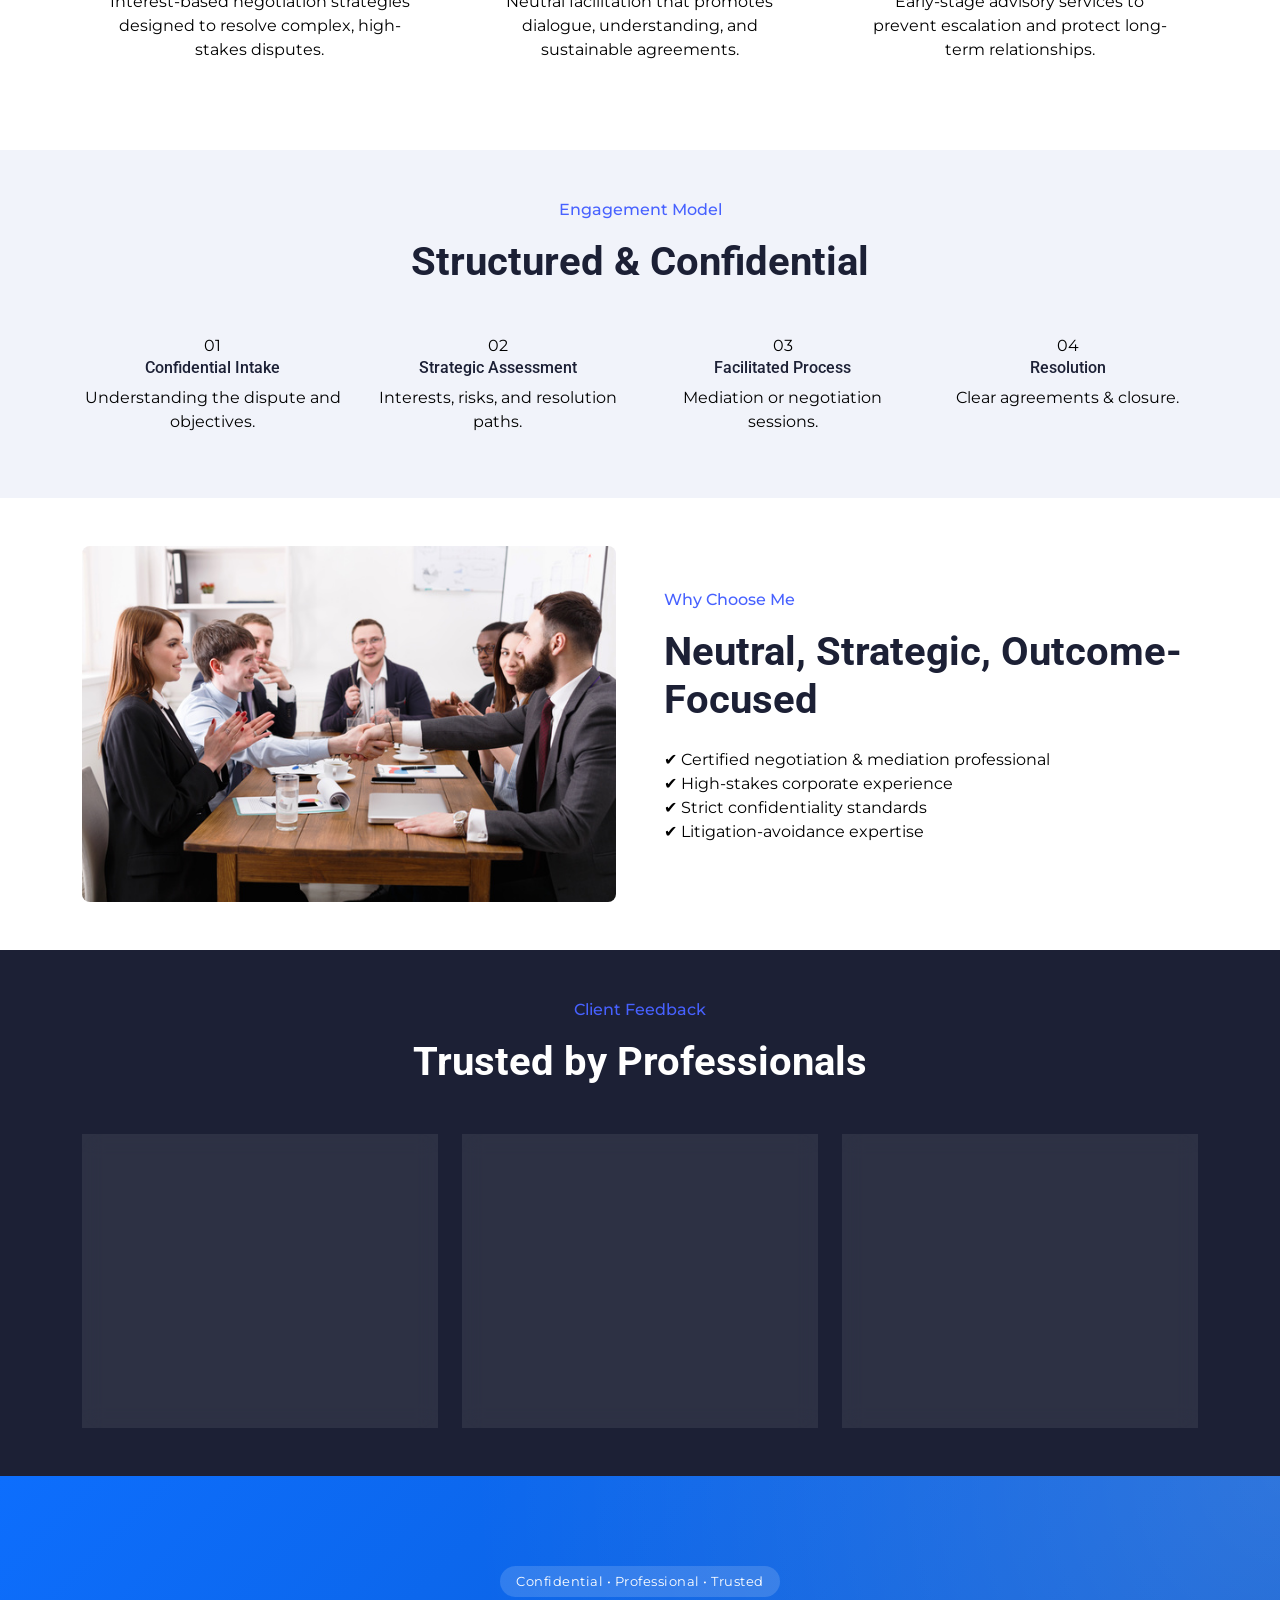
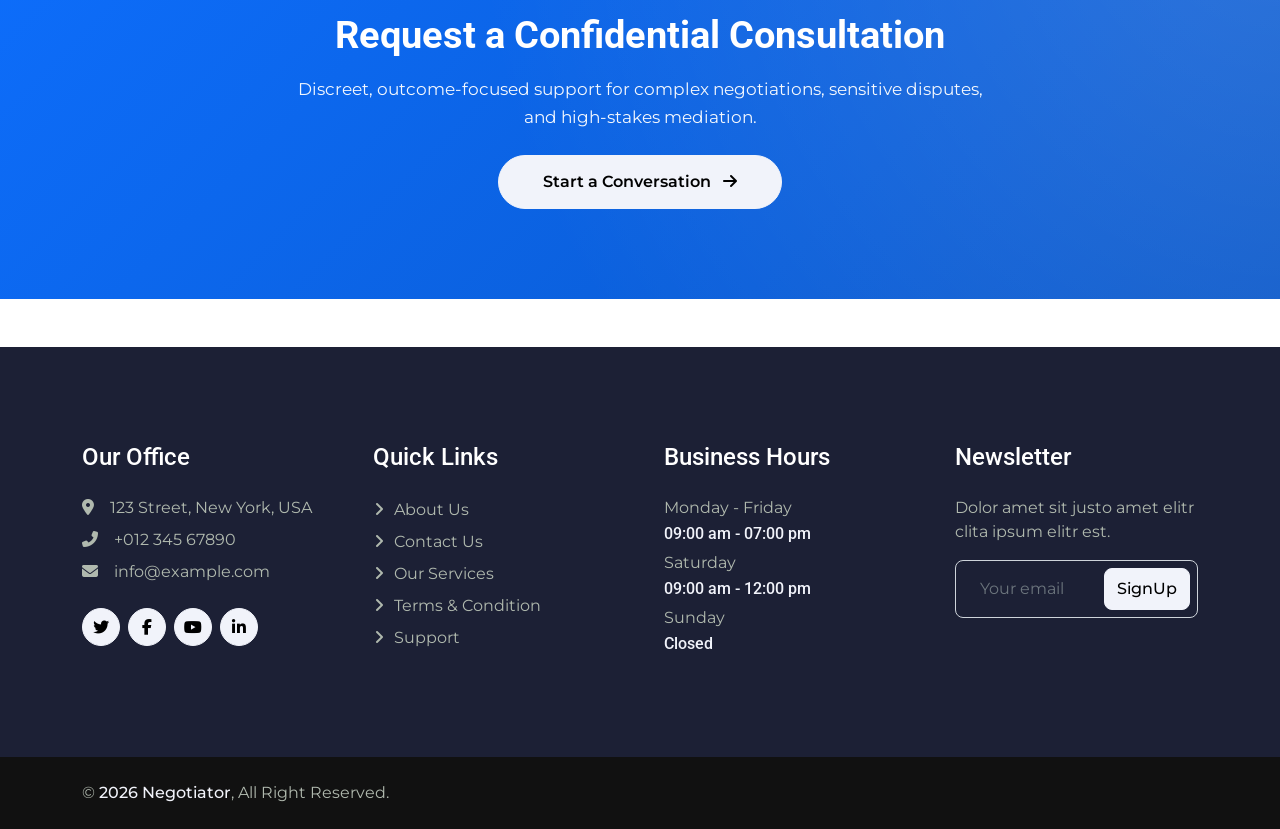
<file: home2.html>
<!DOCTYPE html>
<html lang="en">

<head>
    <meta charset="utf-8">
    <title>Negotiator - home2 </title>
    <meta content="width=device-width, initial-scale=1.0" name="viewport">
    <meta content="" name="keywords">
    <meta content="" name="description">

    <!-- Favicon -->
    <link href="img/fav icon.png" rel="icon">

    <!-- Google Web Fonts -->
    <link rel="preconnect" href="https://fonts.googleapis.com">
    <link rel="preconnect" href="https://fonts.gstatic.com" crossorigin>
    <link href="https://fonts.googleapis.com/css2?family=Montserrat:wght@400;500&family=Roboto:wght@500;700&display=swap" rel="stylesheet">  

    <!-- Icon Font Stylesheet -->
    <link href="https://cdnjs.cloudflare.com/ajax/libs/font-awesome/5.10.0/css/all.min.css" rel="stylesheet">
    <link href="https://cdn.jsdelivr.net/npm/bootstrap-icons@1.4.1/font/bootstrap-icons.css" rel="stylesheet">

    <!-- Libraries Stylesheet -->
    <link href="lib/animate/animate.min.css" rel="stylesheet">

    <!-- Customized Bootstrap Stylesheet -->
    <link href="css/bootstrap.min.css" rel="stylesheet">
<!-- Font Awesome -->
<link href="https://cdnjs.cloudflare.com/ajax/libs/font-awesome/6.5.0/css/all.min.css" rel="stylesheet">

<!-- WOW Animation -->
<link href="lib/animate/animate.min.css" rel="stylesheet">
    <!-- Template Stylesheet -->
    <link href="css/style.css" rel="stylesheet">
</head>

<body>
  
  
     <!-- Topbar Start -->
<div class="container-fluid bg-primary text-white d-none d-lg-block">
    <div class="container py-2">
        <div class="d-flex justify-content-between align-items-center">
            <div>
                <small><i class="fa fa-map-marker-alt me-2"></i>Your City, Country</small>
                <small class="ms-4"><i class="fa fa-envelope me-2"></i>info@example.com</small>
                <small class="ms-4"><i class="fa fa-phone-alt me-2"></i>+91 90000 00000</small>
            </div>
            <div class="d-flex align-items-center">
    <a class="text-white ms-3" href="#" aria-label="LinkedIn">
        <i class="fab fa-linkedin-in"></i>
    </a>
    <a class="text-white ms-3" href="#" aria-label="Instagram">
        <i class="fab fa-instagram"></i>
    </a>
    <a class="text-white ms-3" href="#" aria-label="Facebook">
        <i class="fab fa-facebook-f"></i>
    </a>
    <a class="text-white ms-3" href="#" aria-label="Twitter">
        <i class="fab fa-twitter"></i>
    </a>
</div>
        </div>
    </div>
</div>
<!-- Topbar End -->
   <!-- Navbar Start -->
<div class="container-fluid bg-white sticky-top shadow-sm">
    <div class="container">
        <nav class="navbar navbar-expand-xl navbar-light bg-white py-1">

            <a href="index.html" class="navbar-brand d-flex align-items-center">
    <img src="img/fav icon.png" alt="Logo" style="height: 70px;">
    <span class="logo-text ms-2">Negotiator</span>
</a>

            <!-- Mobile Toggle -->
            <button class="navbar-toggler border-0" type="button"
                data-bs-toggle="collapse" data-bs-target="#navbarCollapse"
                aria-controls="navbarCollapse" aria-expanded="false">
                <span class="navbar-toggler-icon"></span>
            </button>

            <!-- Menu -->
            <div class="collapse navbar-collapse" id="navbarCollapse">
                <ul class="navbar-nav ms-auto mb-2 mb-lg-0 align-items-lg-center">

                    <li class="nav-item">
                        <a class="nav-link " href="index.html">Home</a>
                    </li>
                     <li class="nav-item">
                        <a class="nav-link active " href="home2.html">Home2</a>
                    </li>

                    <li class="nav-item">
                        <a class="nav-link " href="about.html">About</a>
                    </li>

                    <li class="nav-item">
                        <a class="nav-link " href="service.html">Services</a>
                    </li>

                    <li class="nav-item">
                        <a class="nav-link" href="project.html">Case Studies</a>
                    </li>

                    <li class="nav-item">
                        <a class="nav-link " href="contact.html">Contact Us</a>
                    </li>
  
                    <!-- CTA Button -->
                    <li class="nav-item ms-lg-3">
                        <a href="contact.html" class="btn btn-primary rounded-pill px-4">
                            Consultation
                        </a>
                    </li>

                </ul>
                <button id="themeToggle" class="btn btn-sm ms-2">🌙</button>

      <button
        id="rtlToggle"
        class="btn btn-sm ms-2 bg-primary text-white"
        title="RTL"
      >
        ⇆
      </button>
            </div>
        </nav>
    </div>
</div>


    <!-- Page Header Start -->
    <div class="container-fluid page-header py-5 mb-5 wow fadeIn" data-wow-delay="0.1s">
        <div class="container text-center py-5">
            <h1 class="display-2 text-white mb-4 animated slideInDown">Home2</h1>
            <nav aria-label="breadcrumb animated slideInDown">
                <ol class="breadcrumb justify-content-center mb-0">
                    <li class="breadcrumb-item"><a href="#">Home</a></li>
                  
                    <li class="breadcrumb-item text-primary" aria-current="page">Home2</li>
                </ol>
            </nav>
        </div>
    </div>
    <!-- Page Header End -->

<div class="container-fluid py-4 border-bottom">
  <div class="container">
    <div class="row text-center g-4">

      <div class="col-md-3 wow fadeInUp">
        <h3 class="fw-bold">15+</h3>
        <p class="mb-0">Years Experience</p>
      </div>

      <div class="col-md-3 wow fadeInUp" data-wow-delay="0.1s">
        <h3 class="fw-bold">300+</h3>
        <p class="mb-0">Negotiations Facilitated</p>
      </div>

      <div class="col-md-3 wow fadeInUp" data-wow-delay="0.2s">
        <h3 class="fw-bold">90%</h3>
        <p class="mb-0">Resolution Rate</p>
      </div>

      <div class="col-md-3 wow fadeInUp" data-wow-delay="0.3s">
        <h3 class="fw-bold">100%</h3>
        <p class="mb-0">Confidential Engagements</p>
      </div>

    </div>
  </div>
</div>

<div class="container-fluid py-5 bg-light">
  <div class="container">

    <div class="text-center mb-5">
      <p class="text-primary fw-medium">Who I Work With</p>
      <h2 class="display-6">Clients & Contexts</h2>
    </div>

    <div class="row g-4">

      <div class="col-lg-4 wow fadeInUp">
        <div class="client-card p-4 h-100">
          <img src="img/about3.jpg" class="img-fluid mb-3 rounded">
          <h6>Corporate Leadership</h6>
          <p>Board-level, shareholder, and executive disputes.</p>
        </div>
      </div>

      <div class="col-lg-4 wow fadeInUp" data-wow-delay="0.1s">
        <div class="client-card p-4 h-100">
          <img src="img/cta2.jpg" class="img-fluid mb-3 rounded">
          <h6>Legal & Advisory Firms</h6>
          <p>Pre-litigation negotiation and mediation support.</p>
        </div>
      </div>

      <div class="col-lg-4 wow fadeInUp" data-wow-delay="0.2s">
        <div class="client-card p-4 h-100">
          <img src="img/hero1.jpg" class="img-fluid mb-3 rounded">
          <h6>Private & Family Enterprises</h6>
          <p>Succession, ownership, and internal conflict resolution.</p>
        </div>
      </div>

    </div>
  </div>
</div>
<div class="container-fluid py-5">
  <div class="container">

    <div class="text-center mb-5">
      <p class="text-primary fw-medium">Services</p>
      <h2 class="display-6">Negotiation & Mediation Expertise</h2>
    </div>

    <div class="row g-4">

      <!-- Strategic Negotiation -->
      <div class="col-lg-4 wow fadeInUp">
        <div class="service-icon-card text-center p-4 h-100">
          <div class="icon-box mb-4">
            <i class="fa-solid fa-handshake-angle"></i>
          </div>
          <h6>Strategic Negotiation</h6>
          <p>
            Interest-based negotiation strategies designed to resolve
            complex, high-stakes disputes.
          </p>
        </div>
      </div>

      <!-- Professional Mediation -->
      <div class="col-lg-4 wow fadeInUp" data-wow-delay="0.1s">
        <div class="service-icon-card text-center p-4 h-100">
          <div class="icon-box mb-4">
            <i class="fa-solid fa-scale-balanced"></i>
          </div>
          <h6>Professional Mediation</h6>
          <p>
            Neutral facilitation that promotes dialogue, understanding,
            and sustainable agreements.
          </p>
        </div>
      </div>

      <!-- Conflict Advisory -->
      <div class="col-lg-4 wow fadeInUp" data-wow-delay="0.2s">
        <div class="service-icon-card text-center p-4 h-100">
          <div class="icon-box mb-4">
            <i class="fa-solid fa-lightbulb"></i>
          </div>
          <h6>Conflict Advisory</h6>
          <p>
            Early-stage advisory services to prevent escalation and
            protect long-term relationships.
          </p>
        </div>
      </div>

    </div>
  </div>
</div>

<div class="container-fluid py-5 bg-light">
  <div class="container">

    <div class="text-center mb-5">
      <p class="text-primary fw-medium">Engagement Model</p>
      <h2 class="display-6">Structured & Confidential</h2>
    </div>

    <div class="row g-4 text-center">

      <div class="col-md-3 wow fadeInUp">
        <div class="step-card">
          <span>01</span>
          <h6>Confidential Intake</h6>
          <p>Understanding the dispute and objectives.</p>
        </div>
      </div>

      <div class="col-md-3 wow fadeInUp" data-wow-delay="0.1s">
        <div class="step-card">
          <span>02</span>
          <h6>Strategic Assessment</h6>
          <p>Interests, risks, and resolution paths.</p>
        </div>
      </div>

      <div class="col-md-3 wow fadeInUp" data-wow-delay="0.2s">
        <div class="step-card">
          <span>03</span>
          <h6>Facilitated Process</h6>
          <p>Mediation or negotiation sessions.</p>
        </div>
      </div>

      <div class="col-md-3 wow fadeInUp" data-wow-delay="0.3s">
        <div class="step-card">
          <span>04</span>
          <h6>Resolution</h6>
          <p>Clear agreements & closure.</p>
        </div>
      </div>

    </div>
  </div>
</div>

<div class="container-fluid py-5">
  <div class="container">

    <div class="row align-items-center g-5">

      <div class="col-lg-6 wow fadeInUp">
        <img src="img/home2.jpeg" class="img-fluid rounded">
      </div>

      <div class="col-lg-6 wow fadeInUp" data-wow-delay="0.1s">
        <p class="text-primary fw-medium">Why Choose Me</p>
        <h2 class="display-6 mb-4">Neutral, Strategic, Outcome-Focused</h2>

        <ul class="list-unstyled">
          <li>✔ Certified negotiation & mediation professional</li>
          <li>✔ High-stakes corporate experience</li>
          <li>✔ Strict confidentiality standards</li>
          <li>✔ Litigation-avoidance expertise</li>
        </ul>
      </div>

    </div>
  </div>
</div>
<div class="container-fluid py-5 bg-dark text-white">
  <div class="container">

    <div class="text-center mb-5">
      <p class="text-primary fw-medium">Client Feedback</p>
      <h2 class="display-6 text-white">Trusted by Professionals</h2>
    </div>

    <div class="row g-4">

      <!-- Testimonial 1 -->
      <div class="col-lg-4 wow fadeInUp">
        <div class="testimonial-modern h-100">
          <i class="fa-solid fa-quote-left quote-icon"></i>
          <p class="testimonial-text">
            Handled a highly sensitive shareholder matter with
            professionalism, discretion, and strategic clarity.
          </p>
          <div class="client-info d-flex align-items-center mt-4">
            <img src="img/profile1.jpg" alt="Client">
            <div class="ms-3">
              <h6 class="mb-0">Corporate Counsel</h6>
              <small>Manufacturing Group</small>
            </div>
          </div>
        </div>
      </div>

      <!-- Testimonial 2 -->
      <div class="col-lg-4 wow fadeInUp" data-wow-delay="0.1s">
        <div class="testimonial-modern h-100">
          <i class="fa-solid fa-quote-left quote-icon"></i>
          <p class="testimonial-text">
            Achieved a complete resolution without litigation.
            The process was structured, calm, and outcome-driven.
          </p>
          <div class="client-info d-flex align-items-center mt-4">
            <img src="img/profile2.jpg" alt="Client">
            <div class="ms-3">
              <h6 class="mb-0">Managing Partner</h6>
              <small>Legal Advisory Firm</small>
            </div>
          </div>
        </div>
      </div>

      <!-- Testimonial 3 -->
      <div class="col-lg-4 wow fadeInUp" data-wow-delay="0.2s">
        <div class="testimonial-modern h-100">
          <i class="fa-solid fa-quote-left quote-icon"></i>
          <p class="testimonial-text">
            Balanced neutrality with deep strategic insight.
            Helped preserve relationships while resolving conflict.
          </p>
          <div class="client-info d-flex align-items-center mt-4">
            <img src="img/profile3.webp" alt="Client">
            <div class="ms-3">
              <h6 class="mb-0">Business Owner</h6>
              <small>Family Enterprise</small>
            </div>
          </div>
        </div>
      </div>

    </div>
  </div>
</div>

<div class="container-fluid cta-section text-white">
  <div class="container text-center position-relative">

    <span class="cta-badge mb-3 d-inline-block">
      Confidential • Professional • Trusted
    </span>

    <h2 class="cta-title mb-3">
      Request a Confidential Consultation
    </h2>

    <p class="cta-text mb-4">
      Discreet, outcome-focused support for complex negotiations,
      sensitive disputes, and high-stakes mediation.
    </p>

    <a href="contact.html" class="btn btn-light cta-btn">
      Start a Conversation
      <i class="fa-solid fa-arrow-right ms-2"></i>
    </a>

  </div>
</div>

    <!-- Footer Start -->
    <div class="container-fluid bg-dark footer mt-5 py-5 wow fadeIn" data-wow-delay="0.1s">
        <div class="container py-5">
            <div class="row g-5">
                <div class="col-lg-3 col-md-6">
                    <h4 class="text-white mb-4">Our Office</h4>
                    <p class="mb-2"><i class="fa fa-map-marker-alt me-3"></i>123 Street, New York, USA</p>
                    <p class="mb-2"><i class="fa fa-phone-alt me-3"></i>+012 345 67890</p>
                    <p class="mb-2"><i class="fa fa-envelope me-3"></i>info@example.com</p>
                    <div class="d-flex pt-3">
                        <a class="btn btn-square btn-light rounded-circle me-2" href=""><i class="fab fa-twitter"></i></a>
                        <a class="btn btn-square btn-light rounded-circle me-2" href=""><i class="fab fa-facebook-f"></i></a>
                        <a class="btn btn-square btn-light rounded-circle me-2" href=""><i class="fab fa-youtube"></i></a>
                        <a class="btn btn-square btn-light rounded-circle me-2" href=""><i class="fab fa-linkedin-in"></i></a>
                    </div>
                </div>
                <div class="col-lg-3 col-md-6">
                    <h4 class="text-white mb-4">Quick Links</h4>
                    <a class="btn btn-link" href="">About Us</a>
                    <a class="btn btn-link" href="">Contact Us</a>
                    <a class="btn btn-link" href="">Our Services</a>
                    <a class="btn btn-link" href="">Terms & Condition</a>
                    <a class="btn btn-link" href="">Support</a>
                </div>
                <div class="col-lg-3 col-md-6">
                    <h4 class="text-white mb-4">Business Hours</h4>
                    <p class="mb-1">Monday - Friday</p>
                    <h6 class="text-light">09:00 am - 07:00 pm</h6>
                    <p class="mb-1">Saturday</p>
                    <h6 class="text-light">09:00 am - 12:00 pm</h6>
                    <p class="mb-1">Sunday</p>
                    <h6 class="text-light">Closed</h6>
                </div>
                <div class="col-lg-3 col-md-6">
                    <h4 class="text-white mb-4">Newsletter</h4>
                    <p>Dolor amet sit justo amet elitr clita ipsum elitr est.</p>
                    <div class="position-relative w-100">
                        <input class="form-control bg-transparent w-100 py-3 ps-4 pe-5" type="text" placeholder="Your email">
                        <button type="button" class="btn btn-light py-2 position-absolute top-0 end-0 mt-2 me-2">SignUp</button>
                    </div>
                </div>
            </div>
        </div>
    </div>
    <!-- Footer End -->


    <!-- Copyright Start -->
    <div class="container-fluid copyright py-4">
        <div class="container">
            <div class="row">
                <div class="col-md-6 text-center text-md-start mb-3 mb-md-0">
                    &copy; <a class="fw-medium text-light" href="">2026 Negotiator</a>, All Right Reserved.
                </div>
             
            </div>
        </div>
    </div>
    <!-- Copyright End -->


    <!-- Back to Top -->
    <a href="#" class="btn btn-lg btn-primary btn-lg-square rounded-circle back-to-top"><i class="bi bi-arrow-up"></i></a>


    <!-- JavaScript Libraries -->
    <script src="https://ajax.googleapis.com/ajax/libs/jquery/3.6.1/jquery.min.js"></script>
    <script src="https://cdn.jsdelivr.net/npm/bootstrap@5.0.0/dist/js/bootstrap.bundle.min.js"></script>
    <script src="lib/wow/wow.min.js"></script>
    <script src="lib/easing/easing.min.js"></script>
    <script src="lib/waypoints/waypoints.min.js"></script>
   <script src="js/theme-rtl.js"></script>
    <!-- Template Javascript -->
    <script src="js/main.js"></script>
</body>

</html>
</file>
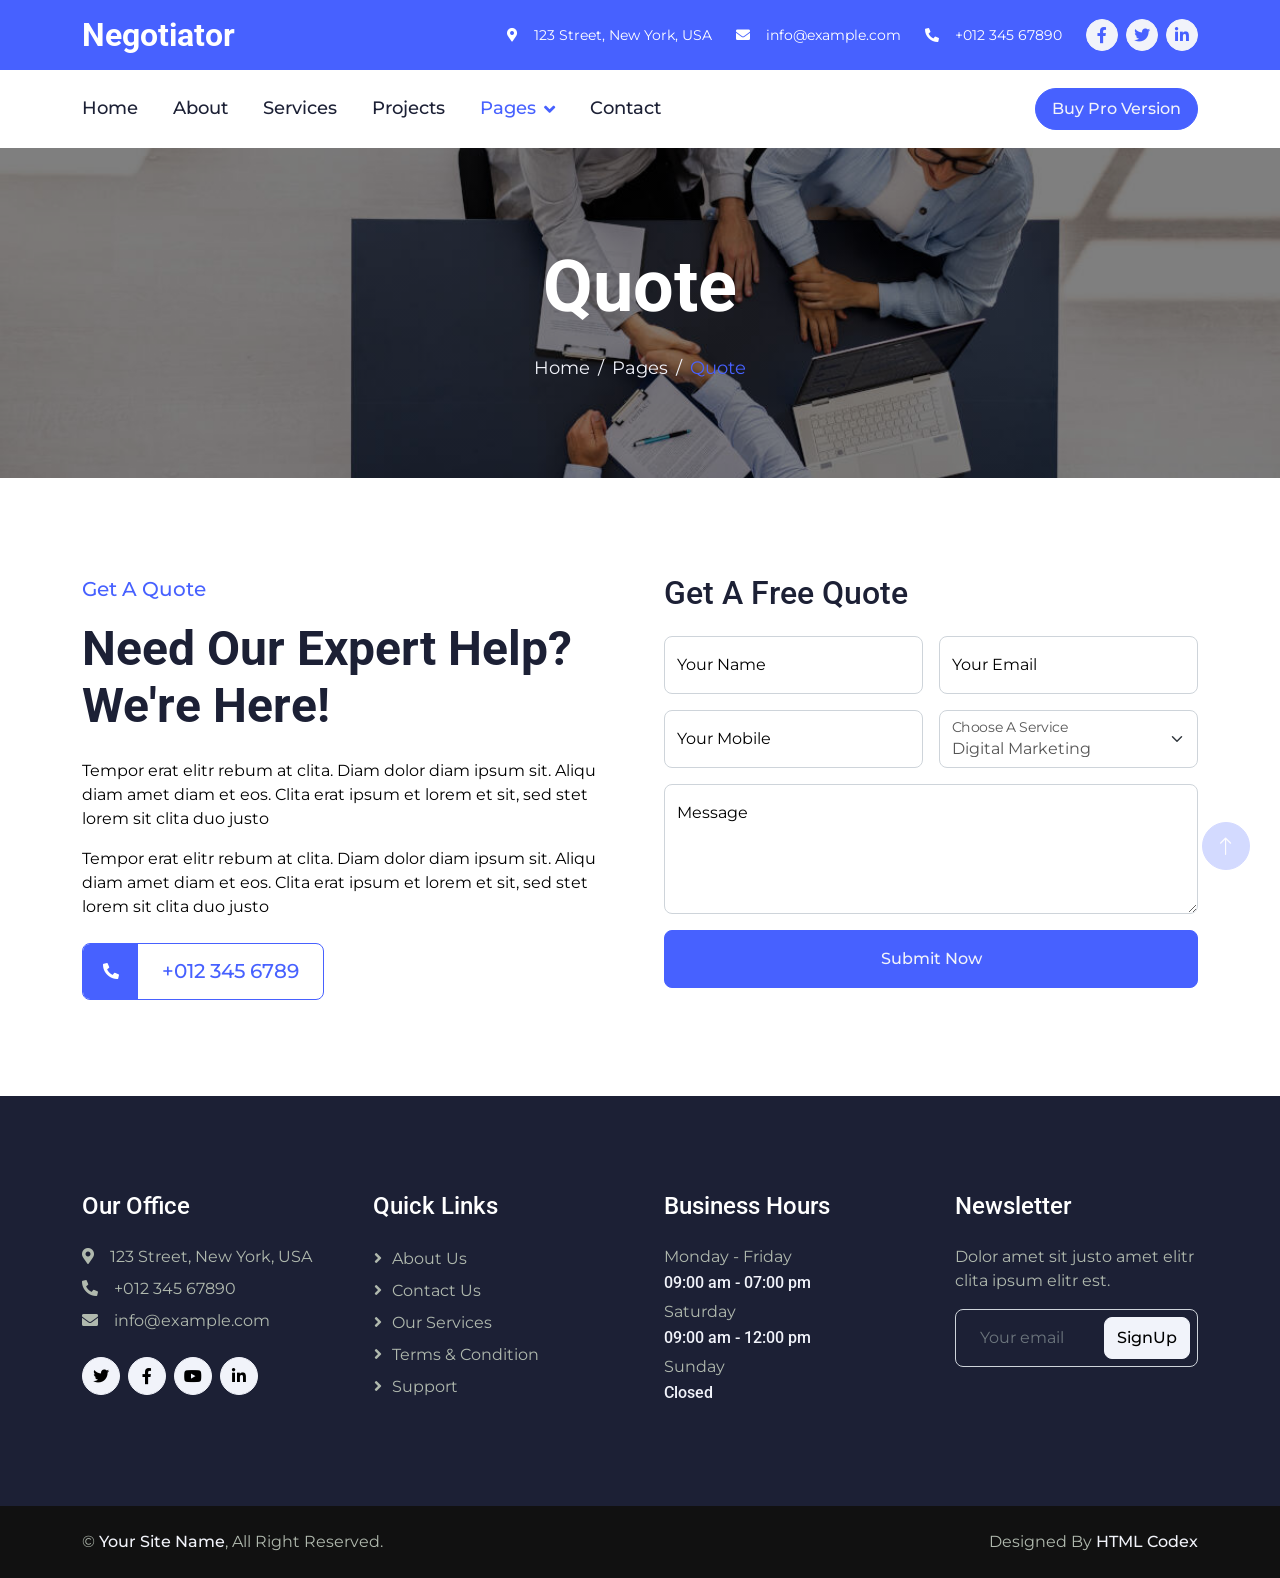
<file: quote.html>
<!DOCTYPE html>
<html lang="en">

<head>
    <meta charset="utf-8">
    <title>Negotiator - Digital Marketing HTML Template</title>
    <meta content="width=device-width, initial-scale=1.0" name="viewport">
    <meta content="" name="keywords">
    <meta content="" name="description">

    <!-- Favicon -->
    <link href="img/favicon.ico" rel="icon">

    <!-- Google Web Fonts -->
    <link rel="preconnect" href="https://fonts.googleapis.com">
    <link rel="preconnect" href="https://fonts.gstatic.com" crossorigin>
    <link href="https://fonts.googleapis.com/css2?family=Montserrat:wght@400;500&family=Roboto:wght@500;700&display=swap" rel="stylesheet">  

    <!-- Icon Font Stylesheet -->
    <link href="https://cdnjs.cloudflare.com/ajax/libs/font-awesome/5.10.0/css/all.min.css" rel="stylesheet">
    <link href="https://cdn.jsdelivr.net/npm/bootstrap-icons@1.4.1/font/bootstrap-icons.css" rel="stylesheet">

    <!-- Libraries Stylesheet -->
    <link href="lib/animate/animate.min.css" rel="stylesheet">

    <!-- Customized Bootstrap Stylesheet -->
    <link href="css/bootstrap.min.css" rel="stylesheet">

    <!-- Template Stylesheet -->
    <link href="css/style.css" rel="stylesheet">
</head>

<body>
    <!-- Spinner Start -->
    <div id="spinner" class="show bg-white position-fixed translate-middle w-100 vh-100 top-50 start-50 d-flex align-items-center justify-content-center">
        <div class="spinner-border text-primary" role="status" style="width: 3rem; height: 3rem;"></div>
    </div>
    <!-- Spinner End -->


    <!-- Topbar Start -->
    <div class="container-fluid bg-primary text-white d-none d-lg-flex">
        <div class="container py-3">
            <div class="d-flex align-items-center">
                <a href="index.html">
                    <h2 class="text-white fw-bold m-0">Negotiator</h2>
                </a>
                <div class="ms-auto d-flex align-items-center">
                    <small class="ms-4"><i class="fa fa-map-marker-alt me-3"></i>123 Street, New York, USA</small>
                    <small class="ms-4"><i class="fa fa-envelope me-3"></i>info@example.com</small>
                    <small class="ms-4"><i class="fa fa-phone-alt me-3"></i>+012 345 67890</small>
                    <div class="ms-3 d-flex">
                        <a class="btn btn-sm-square btn-light text-primary rounded-circle ms-2" href=""><i class="fab fa-facebook-f"></i></a>
                        <a class="btn btn-sm-square btn-light text-primary rounded-circle ms-2" href=""><i class="fab fa-twitter"></i></a>
                        <a class="btn btn-sm-square btn-light text-primary rounded-circle ms-2" href=""><i class="fab fa-linkedin-in"></i></a>
                    </div>
                </div>
            </div>
        </div>
    </div>
    <!-- Topbar End -->


    <!-- Navbar Start -->
    <div class="container-fluid bg-white sticky-top">
        <div class="container">
            <nav class="navbar navbar-expand-lg bg-white navbar-light p-lg-0">
                <a href="index.html" class="navbar-brand d-lg-none">
                    <h1 class="fw-bold m-0">Negotiator</h1>
                </a>
                <button type="button" class="navbar-toggler me-0" data-bs-toggle="collapse" data-bs-target="#navbarCollapse">
                    <span class="navbar-toggler-icon"></span>
                </button>
                <div class="collapse navbar-collapse" id="navbarCollapse">
                    <div class="navbar-nav">
                        <a href="index.html" class="nav-item nav-link">Home</a>
                        <a href="about.html" class="nav-item nav-link">About</a>
                        <a href="service.html" class="nav-item nav-link">Services</a>
                        <a href="project.html" class="nav-item nav-link">Projects</a>
                        <div class="nav-item dropdown">
                            <a href="#" class="nav-link dropdown-toggle active" data-bs-toggle="dropdown">Pages</a>
                            <div class="dropdown-menu bg-light rounded-0 rounded-bottom m-0">
                                <a href="team.html" class="dropdown-item">Our Team</a>
                                <a href="quote.html" class="dropdown-item active">Quotation</a>
                            </div>
                        </div>
                        <a href="contact.html" class="nav-item nav-link">Contact</a>
                    </div>
                    <div class="ms-auto d-none d-lg-block">
                        <a href="https://htmlcodex.com/downloading/?item=2665" class="btn btn-primary rounded-pill py-2 px-3">Buy Pro Version</a>
                    </div>
                </div>
            </nav>
        </div>
    </div>
    <!-- Navbar End -->


    <!-- Page Header Start -->
    <div class="container-fluid page-header py-5 mb-5 wow fadeIn" data-wow-delay="0.1s">
        <div class="container text-center py-5">
            <h1 class="display-2 text-white mb-4 animated slideInDown">Quote</h1>
            <nav aria-label="breadcrumb animated slideInDown">
                <ol class="breadcrumb justify-content-center mb-0">
                    <li class="breadcrumb-item"><a href="#">Home</a></li>
                    <li class="breadcrumb-item"><a href="#">Pages</a></li>
                    <li class="breadcrumb-item text-primary" aria-current="page">Quote</li>
                </ol>
            </nav>
        </div>
    </div>
    <!-- Page Header End -->


    <!-- Quote Start -->
    <div class="container-fluid py-5">
        <div class="container">
            <div class="row g-5">
                <div class="col-lg-6 wow fadeInUp" data-wow-delay="0.1s">
                    <p class="fs-5 fw-medium text-primary">Get A Quote</p>
                    <h1 class="display-5 mb-4">Need Our Expert Help? We're Here!</h1>
                    <p>Tempor erat elitr rebum at clita. Diam dolor diam ipsum sit. Aliqu diam amet diam et eos. Clita erat ipsum et lorem et sit, sed stet lorem sit clita duo justo</p>
                    <p class="mb-4">Tempor erat elitr rebum at clita. Diam dolor diam ipsum sit. Aliqu diam amet diam et eos. Clita erat ipsum et lorem et sit, sed stet lorem sit clita duo justo</p>
                    <a class="d-inline-flex align-items-center rounded overflow-hidden border border-primary" href="">
                        <span class="btn-lg-square bg-primary" style="width: 55px; height: 55px;">
                            <i class="fa fa-phone-alt text-white"></i>
                        </span>
                        <span class="fs-5 fw-medium mx-4">+012 345 6789</span>
                    </a>
                </div>
                <div class="col-lg-6 wow fadeInUp" data-wow-delay="0.5s">
                    <h2 class="mb-4">Get A Free Quote</h2>
                    <div class="row g-3">
                        <div class="col-sm-6">
                            <div class="form-floating">
                                <input type="text" class="form-control" id="name" placeholder="Your Name">
                                <label for="name">Your Name</label>
                            </div>
                        </div>
                        <div class="col-sm-6">
                            <div class="form-floating">
                                <input type="email" class="form-control" id="mail" placeholder="Your Email">
                                <label for="mail">Your Email</label>
                            </div>
                        </div>
                        <div class="col-sm-6">
                            <div class="form-floating">
                                <input type="text" class="form-control" id="mobile" placeholder="Your Mobile">
                                <label for="mobile">Your Mobile</label>
                            </div>
                        </div>
                        <div class="col-sm-6">
                            <div class="form-floating">
                                <select class="form-select" id="service">
                                    <option selected>Digital Marketing</option>
                                    <option value="">Social Marketing</option>
                                    <option value="">Content Marketing</option>
                                    <option value="">E-mail Marketing</option>
                                </select>
                                <label for="service">Choose A Service</label>
                            </div>
                        </div>
                        <div class="col-12">
                            <div class="form-floating">
                                <textarea class="form-control" placeholder="Leave a message here" id="message" style="height: 130px"></textarea>
                                <label for="message">Message</label>
                            </div>
                        </div>
                        <div class="col-12 text-center">
                            <button class="btn btn-primary w-100 py-3" type="submit">Submit Now</button>
                        </div>
                    </div>
                </div>
            </div>
        </div>
    </div>
    <!-- Quote Start -->
        

    <!-- Footer Start -->
    <div class="container-fluid bg-dark footer mt-5 py-5 wow fadeIn" data-wow-delay="0.1s">
        <div class="container py-5">
            <div class="row g-5">
                <div class="col-lg-3 col-md-6">
                    <h4 class="text-white mb-4">Our Office</h4>
                    <p class="mb-2"><i class="fa fa-map-marker-alt me-3"></i>123 Street, New York, USA</p>
                    <p class="mb-2"><i class="fa fa-phone-alt me-3"></i>+012 345 67890</p>
                    <p class="mb-2"><i class="fa fa-envelope me-3"></i>info@example.com</p>
                    <div class="d-flex pt-3">
                        <a class="btn btn-square btn-light rounded-circle me-2" href=""><i class="fab fa-twitter"></i></a>
                        <a class="btn btn-square btn-light rounded-circle me-2" href=""><i class="fab fa-facebook-f"></i></a>
                        <a class="btn btn-square btn-light rounded-circle me-2" href=""><i class="fab fa-youtube"></i></a>
                        <a class="btn btn-square btn-light rounded-circle me-2" href=""><i class="fab fa-linkedin-in"></i></a>
                    </div>
                </div>
                <div class="col-lg-3 col-md-6">
                    <h4 class="text-white mb-4">Quick Links</h4>
                    <a class="btn btn-link" href="">About Us</a>
                    <a class="btn btn-link" href="">Contact Us</a>
                    <a class="btn btn-link" href="">Our Services</a>
                    <a class="btn btn-link" href="">Terms & Condition</a>
                    <a class="btn btn-link" href="">Support</a>
                </div>
                <div class="col-lg-3 col-md-6">
                    <h4 class="text-white mb-4">Business Hours</h4>
                    <p class="mb-1">Monday - Friday</p>
                    <h6 class="text-light">09:00 am - 07:00 pm</h6>
                    <p class="mb-1">Saturday</p>
                    <h6 class="text-light">09:00 am - 12:00 pm</h6>
                    <p class="mb-1">Sunday</p>
                    <h6 class="text-light">Closed</h6>
                </div>
                <div class="col-lg-3 col-md-6">
                    <h4 class="text-white mb-4">Newsletter</h4>
                    <p>Dolor amet sit justo amet elitr clita ipsum elitr est.</p>
                    <div class="position-relative w-100">
                        <input class="form-control bg-transparent w-100 py-3 ps-4 pe-5" type="text" placeholder="Your email">
                        <button type="button" class="btn btn-light py-2 position-absolute top-0 end-0 mt-2 me-2">SignUp</button>
                    </div>
                </div>
            </div>
        </div>
    </div>
    <!-- Footer End -->


    <!-- Copyright Start -->
    <div class="container-fluid copyright py-4">
        <div class="container">
            <div class="row">
                <div class="col-md-6 text-center text-md-start mb-3 mb-md-0">
                    &copy; <a class="fw-medium text-light" href="#">Your Site Name</a>, All Right Reserved.
                </div>
                <div class="col-md-6 text-center text-md-end">
                    
                    <!--/*** The author’s attribution link below must remain intact on your website. ***/-->
                    <!--/*** If you wish to remove this credit link, please purchase the Pro Version from https://htmlcodex.com . ***/-->
                    Designed By <a class="fw-medium text-light" href="https://htmlcodex.com">HTML Codex</a>
                </div>
            </div>
        </div>
    </div>
    <!-- Copyright End -->


    <!-- Back to Top -->
    <a href="#" class="btn btn-lg btn-primary btn-lg-square rounded-circle back-to-top"><i class="bi bi-arrow-up"></i></a>


    <!-- JavaScript Libraries -->
    <script src="https://ajax.googleapis.com/ajax/libs/jquery/3.6.1/jquery.min.js"></script>
    <script src="https://cdn.jsdelivr.net/npm/bootstrap@5.0.0/dist/js/bootstrap.bundle.min.js"></script>
    <script src="lib/wow/wow.min.js"></script>
    <script src="lib/easing/easing.min.js"></script>
    <script src="lib/waypoints/waypoints.min.js"></script>

    <!-- Template Javascript -->
    <script src="js/main.js"></script>
</body>

</html>
</file>
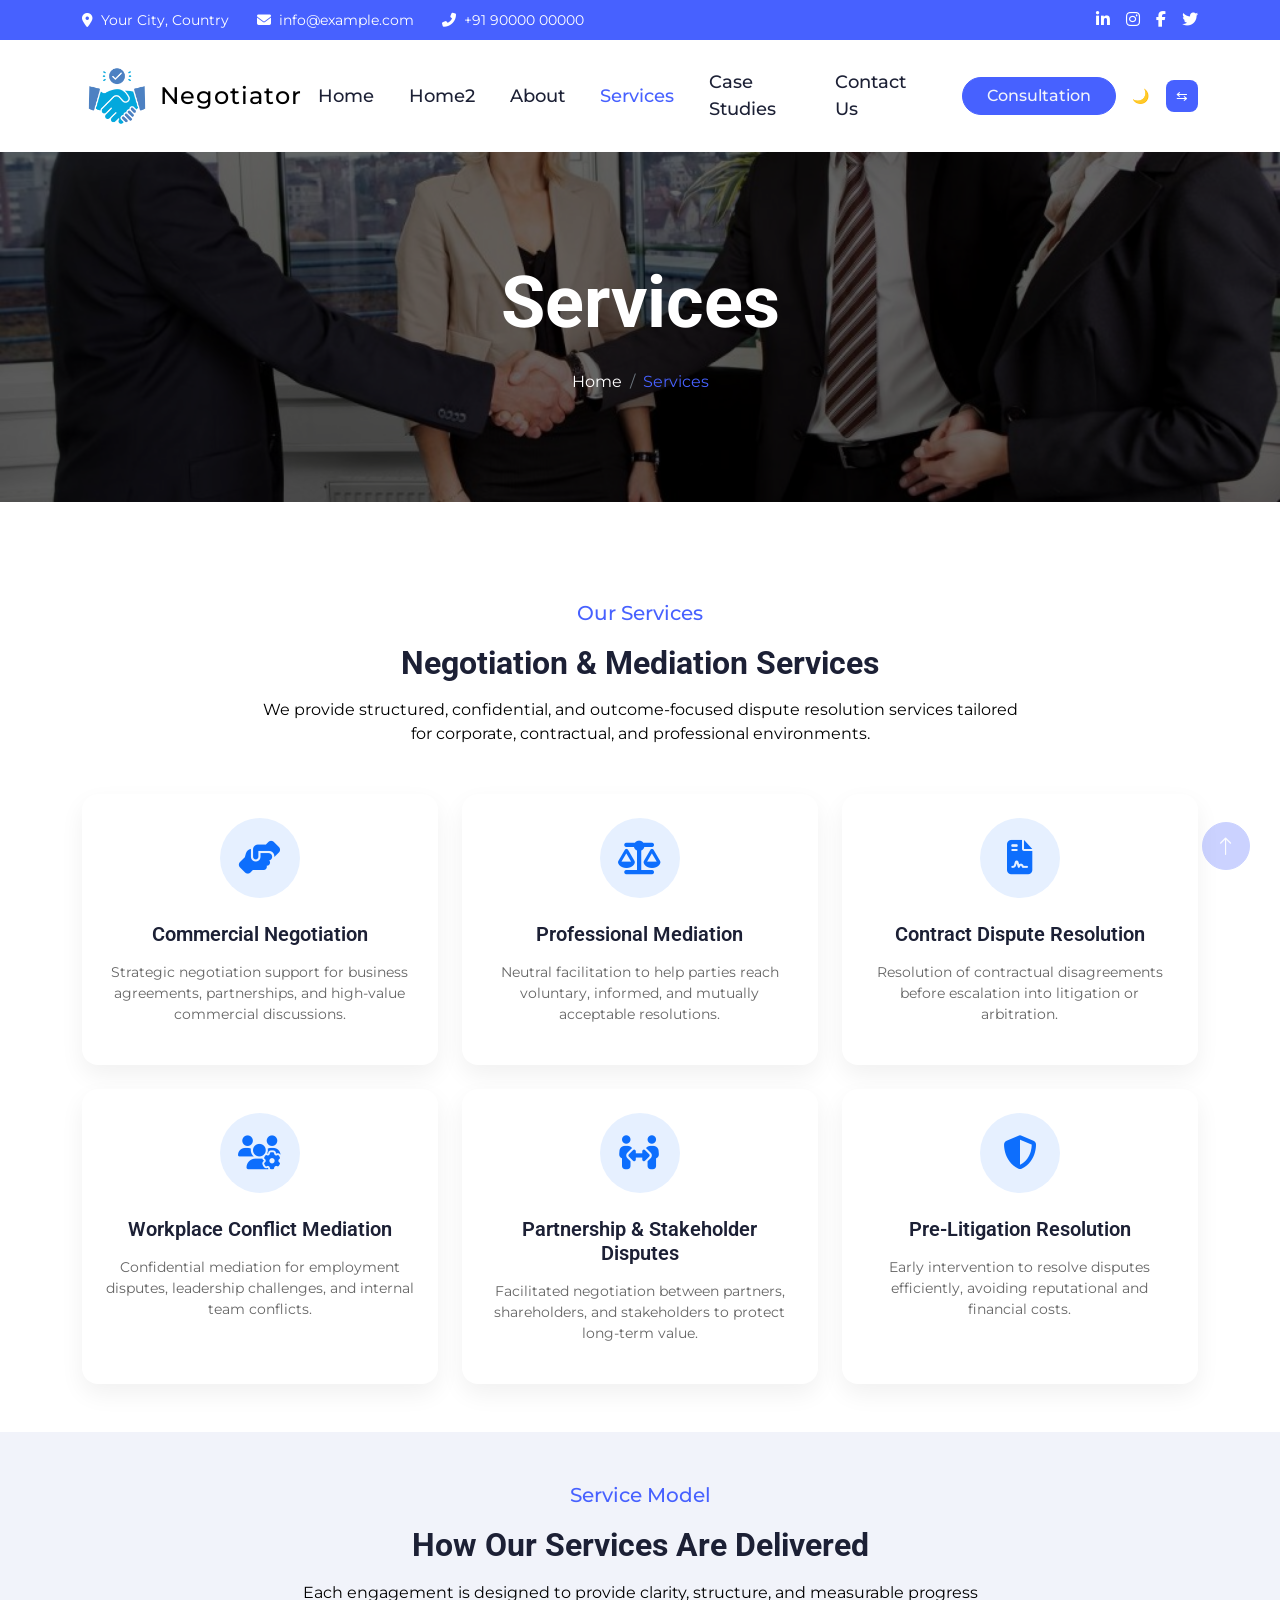
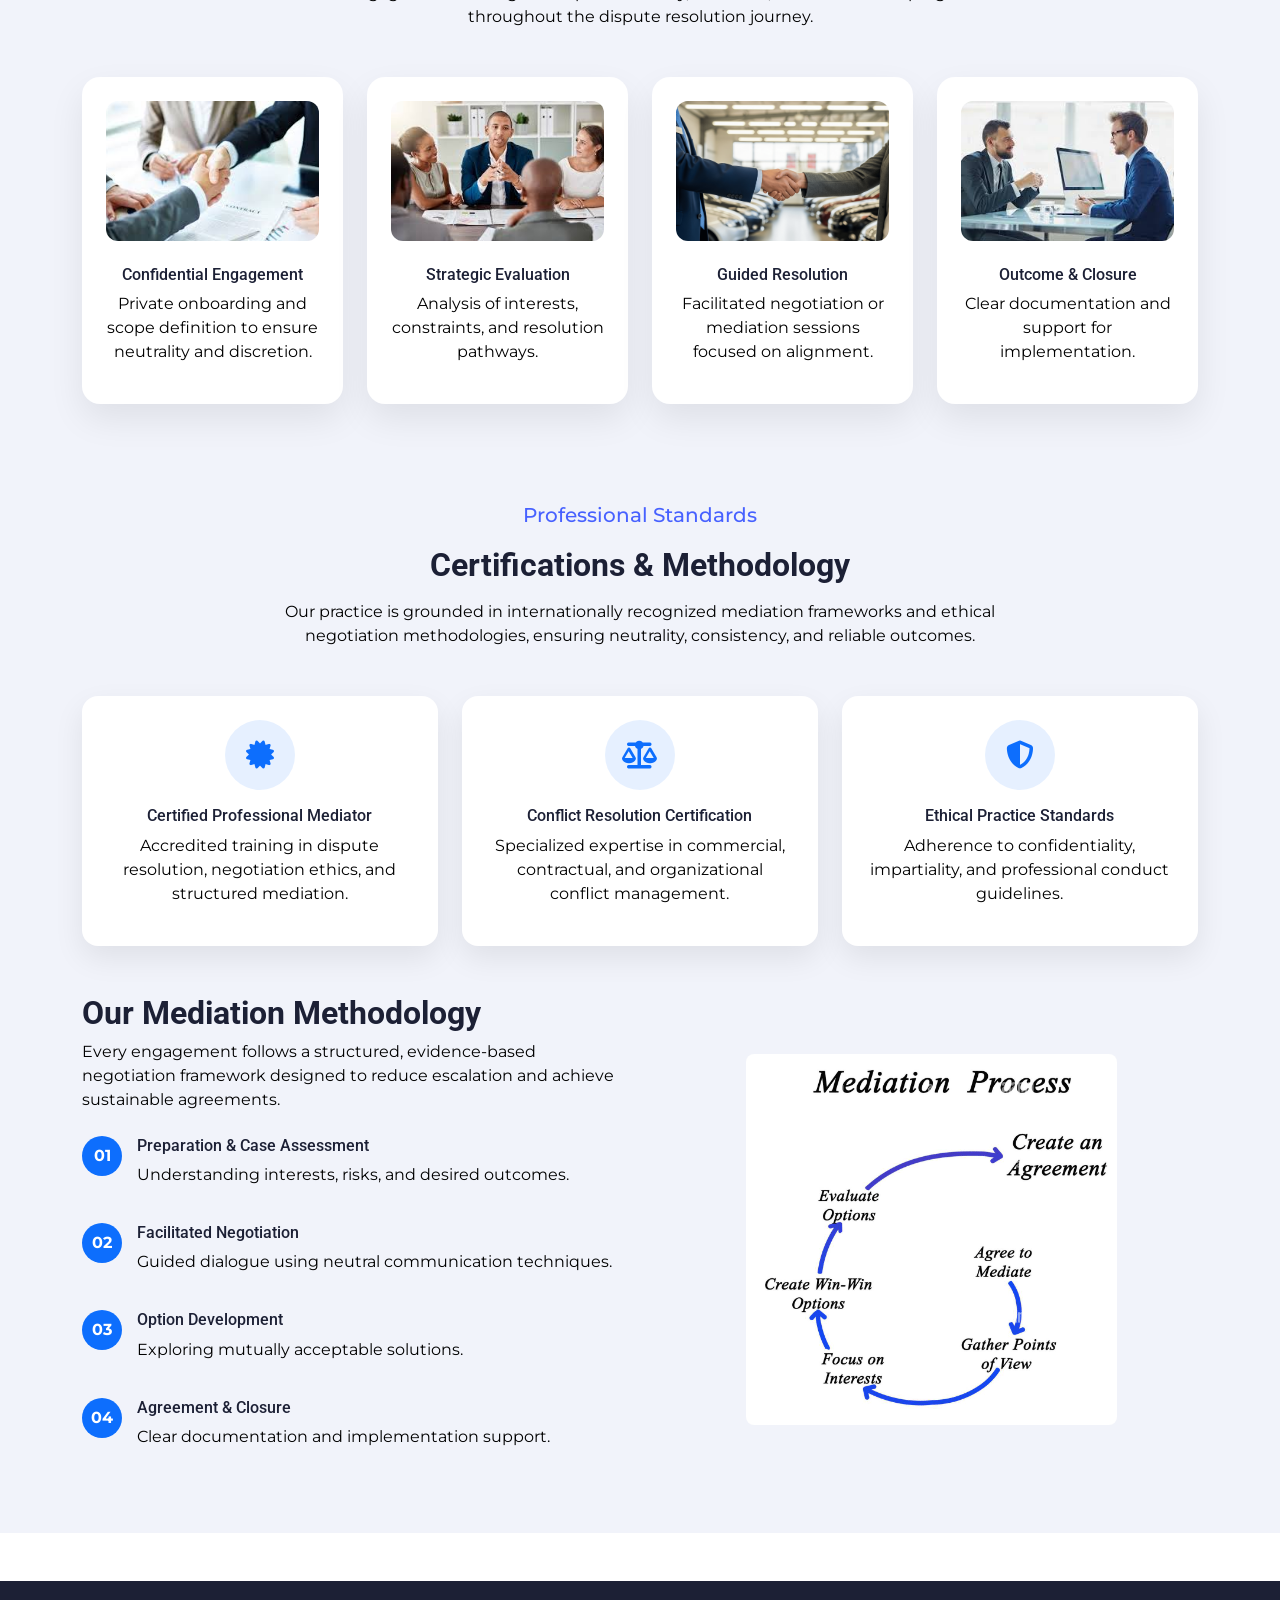
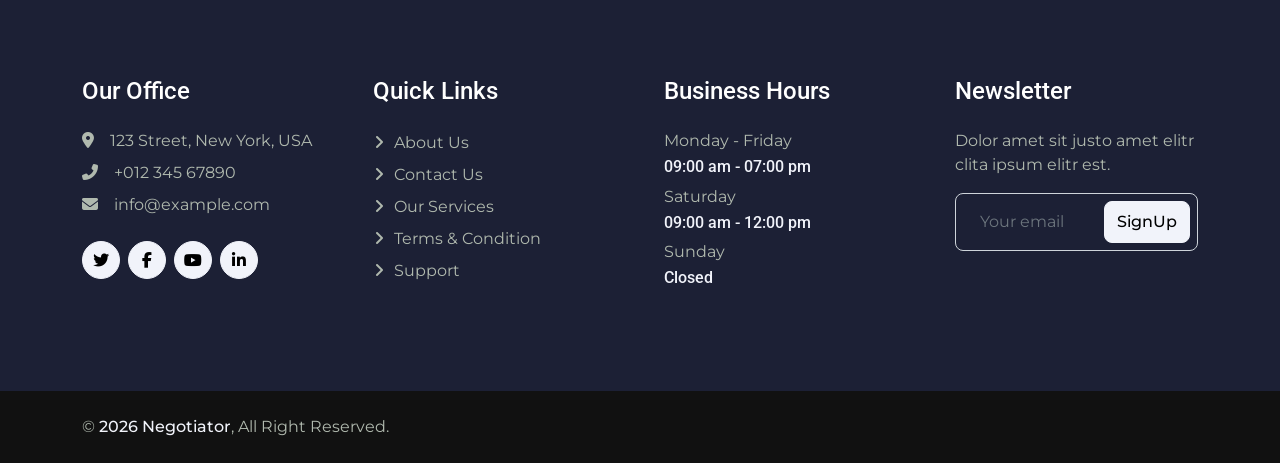
<file: service.html>
<!DOCTYPE html>
<html lang="en">

<head>
    <meta charset="utf-8">
    <title>Negotiator - Services </title>
    <meta content="width=device-width, initial-scale=1.0" name="viewport">
    <meta content="" name="keywords">
    <meta content="" name="description">

    <!-- Favicon -->
    <link href="img/fav icon.png" rel="icon">

    <!-- Google Web Fonts -->
    <link rel="preconnect" href="https://fonts.googleapis.com">
    <link rel="preconnect" href="https://fonts.gstatic.com" crossorigin>
    <link href="https://fonts.googleapis.com/css2?family=Montserrat:wght@400;500&family=Roboto:wght@500;700&display=swap" rel="stylesheet">  

    <!-- Icon Font Stylesheet -->
    <link href="https://cdnjs.cloudflare.com/ajax/libs/font-awesome/5.10.0/css/all.min.css" rel="stylesheet">
    <link href="https://cdn.jsdelivr.net/npm/bootstrap-icons@1.4.1/font/bootstrap-icons.css" rel="stylesheet">

    <!-- Libraries Stylesheet -->
    <link href="lib/animate/animate.min.css" rel="stylesheet">

    <!-- Customized Bootstrap Stylesheet -->
    <link href="css/bootstrap.min.css" rel="stylesheet">
<!-- Font Awesome -->
<link href="https://cdnjs.cloudflare.com/ajax/libs/font-awesome/6.5.0/css/all.min.css" rel="stylesheet">

<!-- WOW Animation -->
<link href="lib/animate/animate.min.css" rel="stylesheet">
    <!-- Template Stylesheet -->
    <link href="css/style.css" rel="stylesheet">
</head>

<body>



  
     <!-- Topbar Start -->
<div class="container-fluid bg-primary text-white d-none d-lg-block">
    <div class="container py-2">
        <div class="d-flex justify-content-between align-items-center">
            <div>
                <small><i class="fa fa-map-marker-alt me-2"></i>Your City, Country</small>
                <small class="ms-4"><i class="fa fa-envelope me-2"></i>info@example.com</small>
                <small class="ms-4"><i class="fa fa-phone-alt me-2"></i>+91 90000 00000</small>
            </div>
            <div class="d-flex align-items-center">
    <a class="text-white ms-3" href="#" aria-label="LinkedIn">
        <i class="fab fa-linkedin-in"></i>
    </a>
    <a class="text-white ms-3" href="#" aria-label="Instagram">
        <i class="fab fa-instagram"></i>
    </a>
    <a class="text-white ms-3" href="#" aria-label="Facebook">
        <i class="fab fa-facebook-f"></i>
    </a>
    <a class="text-white ms-3" href="#" aria-label="Twitter">
        <i class="fab fa-twitter"></i>
    </a>
</div>
        </div>
    </div>
</div>
<!-- Topbar End -->
   <!-- Navbar Start -->
<div class="container-fluid bg-white sticky-top shadow-sm">
    <div class="container">
        <nav class="navbar navbar-expand-xl navbar-light bg-white py-1">

             <a href="index.html" class="navbar-brand d-flex align-items-center">
    <img src="img/fav icon.png" alt="Logo" style="height: 70px;">
    <span class="logo-text ms-2">Negotiator</span>
</a>

            <!-- Mobile Toggle -->
            <button class="navbar-toggler border-0" type="button"
                data-bs-toggle="collapse" data-bs-target="#navbarCollapse"
                aria-controls="navbarCollapse" aria-expanded="false">
                <span class="navbar-toggler-icon"></span>
            </button>

            <!-- Menu -->
            <div class="collapse navbar-collapse" id="navbarCollapse">
                <ul class="navbar-nav ms-auto mb-2 mb-lg-0 align-items-lg-center">

                    <li class="nav-item">
                        <a class="nav-link " href="index.html">Home</a>
                    </li>
 <li class="nav-item">
                        <a class="nav-link " href="home2.html">Home2</a>
                    </li>
                    <li class="nav-item">
                        <a class="nav-link " href="about.html">About</a>
                    </li>

                    <li class="nav-item">
                        <a class="nav-link active" href="service.html">Services</a>
                    </li>

                    <li class="nav-item">
                        <a class="nav-link" href="project.html">Case Studies</a>
                    </li>

                    <li class="nav-item">
                        <a class="nav-link" href="contact.html">Contact Us</a>
                    </li>
  
                    <!-- CTA Button -->
                    <li class="nav-item ms-lg-3">
                        <a href="contact.html" class="btn btn-primary rounded-pill px-4">
                            Consultation
                        </a>
                    </li>

                </ul>
                <button id="themeToggle" class="btn btn-sm ms-2">🌙</button>

      <button
        id="rtlToggle"
        class="btn btn-sm ms-2 bg-primary text-white"
        title="RTL"
      >
        ⇆
      </button>
            </div>
        </nav>
    </div>
</div>


    <!-- Page Header Start -->
    <div class="container-fluid custom-header py-5 mb-5 wow fadeIn" data-wow-delay="0.1s">
        <div class="container text-center py-5">
            <h1 class="display-2 text-white mb-4 animated slideInDown">Services</h1>
            <nav aria-label="breadcrumb animated slideInDown">
                <ol class="breadcrumb justify-content-center mb-0">
                    <li class="breadcrumb-item"><a href="#">Home</a></li>
                   
                    <li class="breadcrumb-item text-primary" aria-current="page">Services</li>
                </ol>
            </nav>
        </div>
    </div>
    <!-- Page Header End -->

<!-- Services Page Start -->
<div class="container-fluid py-5">
    <div class="container">

        <!-- Page Header -->
        <div class="text-center mb-5">
            <p class="fs-5 fw-medium text-primary">Our Services</p>
            <h2 class="fw-bold mt-6">Negotiation & Mediation Services</h2>
            <p class="mt-3 mx-auto" style="max-width: 760px;">
                We provide structured, confidential, and outcome-focused dispute resolution
                services tailored for corporate, contractual, and professional environments.
            </p>
        </div>

        <!-- Services Grid -->
        <div class="row g-4">

            <!-- Service Item -->
            <div class="col-lg-4 col-md-6 wow fadeInUp" data-wow-delay="0.1s">
                <div class="service-card h-100 p-4 text-center">
                    <div class="icon-box mb-4">
                        <i class="fa-solid fa-handshake-angle"></i>
                    </div>
                    <h5 class="mb-3">Commercial Negotiation</h5>
                    <p>
                        Strategic negotiation support for business agreements, partnerships,
                        and high-value commercial discussions.
                    </p>
                </div>
            </div>

            <!-- Service Item -->
            <div class="col-lg-4 col-md-6 wow fadeInUp" data-wow-delay="0.2s">
                <div class="service-card h-100 p-4 text-center">
                    <div class="icon-box mb-4">
                        <i class="fa-solid fa-scale-balanced"></i>
                    </div>
                    <h5 class="mb-3">Professional Mediation</h5>
                    <p>
                        Neutral facilitation to help parties reach voluntary, informed,
                        and mutually acceptable resolutions.
                    </p>
                </div>
            </div>

            <!-- Service Item -->
            <div class="col-lg-4 col-md-6 wow fadeInUp" data-wow-delay="0.3s">
                <div class="service-card h-100 p-4 text-center">
                    <div class="icon-box mb-4">
                        <i class="fa-solid fa-file-contract"></i>
                    </div>
                    <h5 class="mb-3">Contract Dispute Resolution</h5>
                    <p>
                        Resolution of contractual disagreements before escalation
                        into litigation or arbitration.
                    </p>
                </div>
            </div>

            <!-- Service Item -->
            <div class="col-lg-4 col-md-6 wow fadeInUp" data-wow-delay="0.4s">
                <div class="service-card h-100 p-4 text-center">
                    <div class="icon-box mb-4">
                        <i class="fa-solid fa-users-gear"></i>
                    </div>
                    <h5 class="mb-3">Workplace Conflict Mediation</h5>
                    <p>
                        Confidential mediation for employment disputes, leadership
                        challenges, and internal team conflicts.
                    </p>
                </div>
            </div>

            <!-- Service Item -->
            <div class="col-lg-4 col-md-6 wow fadeInUp" data-wow-delay="0.5s">
                <div class="service-card h-100 p-4 text-center">
                    <div class="icon-box mb-4">
                        <i class="fa-solid fa-people-arrows"></i>
                    </div>
                    <h5 class="mb-3">Partnership & Stakeholder Disputes</h5>
                    <p>
                        Facilitated negotiation between partners, shareholders,
                        and stakeholders to protect long-term value.
                    </p>
                </div>
            </div>

            <!-- Service Item -->
            <div class="col-lg-4 col-md-6 wow fadeInUp" data-wow-delay="0.6s">
                <div class="service-card h-100 p-4 text-center">
                    <div class="icon-box mb-4">
                        <i class="fa-solid fa-shield-halved"></i>
                    </div>
                    <h5 class="mb-3">Pre-Litigation Resolution</h5>
                    <p>
                        Early intervention to resolve disputes efficiently,
                        avoiding reputational and financial costs.
                    </p>
                </div>
            </div>

        </div>
    </div>
</div>
<!-- Services Page End -->
       <!-- Service Delivery Model Start -->
<div class="container-fluid py-5 bg-light">
    <div class="container">

        <!-- Header -->
        <div class="text-center mb-5">
            <p class="fs-5 fw-medium text-primary">Service Model</p>
            <h2 class="fw-bold mt-6">How Our Services Are Delivered</h2>
            <p class="mt-3 mx-auto" style="max-width: 760px;">
                Each engagement is designed to provide clarity, structure,
                and measurable progress throughout the dispute resolution journey.
            </p>
        </div>

        <!-- Service Flow -->
      <div class="row g-4">

    <div class="col-lg-3 col-md-6 wow fadeInUp" data-wow-delay="0.1s">
        <div class="service-flow-card h-100 p-4 text-center">
            <div class="flow-image mb-4">
                <img src="img/cta1.jpg" alt="Confidential Engagement">
            </div>
            <h6>Confidential Engagement</h6>
            <p>
                Private onboarding and scope definition
                to ensure neutrality and discretion.
            </p>
        </div>
    </div>

    <div class="col-lg-3 col-md-6 wow fadeInUp" data-wow-delay="0.2s">
        <div class="service-flow-card h-100 p-4 text-center">
            <div class="flow-image mb-4">
                <img src="img/cta2.jpg" alt="Strategic Evaluation">
            </div>
            <h6>Strategic Evaluation</h6>
            <p>
                Analysis of interests, constraints,
                and resolution pathways.
            </p>
        </div>
    </div>

    <div class="col-lg-3 col-md-6 wow fadeInUp" data-wow-delay="0.3s">
        <div class="service-flow-card h-100 p-4 text-center">
            <div class="flow-image mb-4">
                <img src="img/cta3.png" alt="Guided Resolution">
            </div>
            <h6>Guided Resolution</h6>
            <p>
                Facilitated negotiation or mediation
                sessions focused on alignment.
            </p>
        </div>
    </div>

    <div class="col-lg-3 col-md-6 wow fadeInUp" data-wow-delay="0.4s">
        <div class="service-flow-card h-100 p-4 text-center">
            <div class="flow-image mb-4">
                <img src="img/about3.jpg" alt="Outcome & Closure">
            </div>
            <h6>Outcome & Closure</h6>
            <p>
                Clear documentation and support
                for implementation.
            </p>
        </div>
    </div>

</div>
    </div>
</div>
<!-- Service Delivery Model End -->
<!-- Certifications & Methodology Start -->
<div class="container-fluid py-5 bg-light">
    <div class="container">

        <!-- Section Header -->
        <div class="text-center mb-5">
            <p class="fs-5 fw-medium text-primary">Professional Standards</p>
            <h2 class="fw-bold mt-6">Certifications & Methodology</h2>
            <p class="mt-3 mx-auto" style="max-width: 760px;">
                Our practice is grounded in internationally recognized mediation frameworks
                and ethical negotiation methodologies, ensuring neutrality, consistency,
                and reliable outcomes.
            </p>
        </div>

        <!-- Certifications -->
        <div class="row g-4 mb-5">

            <div class="col-lg-4 col-md-6 wow fadeInUp" data-wow-delay="0.1s">
                <div class="cert-card text-center p-4 h-100">
                    <div class="cert-icon mb-3">
                        <i class="fa-solid fa-certificate"></i>
                    </div>
                    <h6>Certified Professional Mediator</h6>
                    <p>
                        Accredited training in dispute resolution,
                        negotiation ethics, and structured mediation.
                    </p>
                </div>
            </div>

            <div class="col-lg-4 col-md-6 wow fadeInUp" data-wow-delay="0.2s">
                <div class="cert-card text-center p-4 h-100">
                    <div class="cert-icon mb-3">
                        <i class="fa-solid fa-scale-balanced"></i>
                    </div>
                    <h6>Conflict Resolution Certification</h6>
                    <p>
                        Specialized expertise in commercial, contractual,
                        and organizational conflict management.
                    </p>
                </div>
            </div>

            <div class="col-lg-4 col-md-6 wow fadeInUp" data-wow-delay="0.3s">
                <div class="cert-card text-center p-4 h-100">
                    <div class="cert-icon mb-3">
                        <i class="fa-solid fa-shield-halved"></i>
                    </div>
                    <h6>Ethical Practice Standards</h6>
                    <p>
                        Adherence to confidentiality, impartiality,
                        and professional conduct guidelines.
                    </p>
                </div>
            </div>

        </div>

        <!-- Methodology -->
        <div class="row align-items-center g-5">

            <!-- Text -->
            <div class="col-lg-6 wow fadeInLeft">
                <h2 class="fw-bold mt-6">Our Mediation Methodology</h2>
                <p>
                    Every engagement follows a structured, evidence-based
                    negotiation framework designed to reduce escalation
                    and achieve sustainable agreements.
                </p>

                <ul class="method-list mt-4">
                    <li>
                        <span>01</span>
                        <div>
                            <h6>Preparation & Case Assessment</h6>
                            <p>Understanding interests, risks, and desired outcomes.</p>
                        </div>
                    </li>

                    <li>
                        <span>02</span>
                        <div>
                            <h6>Facilitated Negotiation</h6>
                            <p>Guided dialogue using neutral communication techniques.</p>
                        </div>
                    </li>

                    <li>
                        <span>03</span>
                        <div>
                            <h6>Option Development</h6>
                            <p>Exploring mutually acceptable solutions.</p>
                        </div>
                    </li>

                    <li>
                        <span>04</span>
                        <div>
                            <h6>Agreement & Closure</h6>
                            <p>Clear documentation and implementation support.</p>
                        </div>
                    </li>
                </ul>
            </div>

            <!-- Image -->
            <div class="col-lg-6 text-center wow fadeInRight">
                <img src="img/Mediation.png" class="img-fluid rounded" alt="Mediation Methodology">
            </div>

        </div>

    </div>
</div>
<!-- Certifications & Methodology End -->
    <!-- Footer Start -->
    <div class="container-fluid bg-dark footer mt-5 py-5 wow fadeIn" data-wow-delay="0.1s">
        <div class="container py-5">
            <div class="row g-5">
                <div class="col-lg-3 col-md-6">
                    <h4 class="text-white mb-4">Our Office</h4>
                    <p class="mb-2"><i class="fa fa-map-marker-alt me-3"></i>123 Street, New York, USA</p>
                    <p class="mb-2"><i class="fa fa-phone-alt me-3"></i>+012 345 67890</p>
                    <p class="mb-2"><i class="fa fa-envelope me-3"></i>info@example.com</p>
                    <div class="d-flex pt-3">
                        <a class="btn btn-square btn-light rounded-circle me-2" href=""><i class="fab fa-twitter"></i></a>
                        <a class="btn btn-square btn-light rounded-circle me-2" href=""><i class="fab fa-facebook-f"></i></a>
                        <a class="btn btn-square btn-light rounded-circle me-2" href=""><i class="fab fa-youtube"></i></a>
                        <a class="btn btn-square btn-light rounded-circle me-2" href=""><i class="fab fa-linkedin-in"></i></a>
                    </div>
                </div>
                <div class="col-lg-3 col-md-6">
                    <h4 class="text-white mb-4">Quick Links</h4>
                    <a class="btn btn-link" href="">About Us</a>
                    <a class="btn btn-link" href="">Contact Us</a>
                    <a class="btn btn-link" href="">Our Services</a>
                    <a class="btn btn-link" href="">Terms & Condition</a>
                    <a class="btn btn-link" href="">Support</a>
                </div>
                <div class="col-lg-3 col-md-6">
                    <h4 class="text-white mb-4">Business Hours</h4>
                    <p class="mb-1">Monday - Friday</p>
                    <h6 class="text-light">09:00 am - 07:00 pm</h6>
                    <p class="mb-1">Saturday</p>
                    <h6 class="text-light">09:00 am - 12:00 pm</h6>
                    <p class="mb-1">Sunday</p>
                    <h6 class="text-light">Closed</h6>
                </div>
                <div class="col-lg-3 col-md-6">
                    <h4 class="text-white mb-4">Newsletter</h4>
                    <p>Dolor amet sit justo amet elitr clita ipsum elitr est.</p>
                    <div class="position-relative w-100">
                        <input class="form-control bg-transparent w-100 py-3 ps-4 pe-5" type="text" placeholder="Your email">
                        <button type="button" class="btn btn-light py-2 position-absolute top-0 end-0 mt-2 me-2">SignUp</button>
                    </div>
                </div>
            </div>
        </div>
    </div>
    <!-- Footer End -->


    <!-- Copyright Start -->
    <div class="container-fluid copyright py-4">
        <div class="container">
            <div class="row">
                <div class="col-md-6 text-center text-md-start mb-3 mb-md-0">
                    &copy; <a class="fw-medium text-light" href="#">2026 Negotiator</a>, All Right Reserved.
                </div>
               
            </div>
        </div>
    </div>
    <!-- Copyright End -->


    <!-- Back to Top -->
    <a href="#" class="btn btn-lg btn-primary btn-lg-square rounded-circle back-to-top"><i class="bi bi-arrow-up"></i></a>


    <!-- JavaScript Libraries -->
    <script src="https://ajax.googleapis.com/ajax/libs/jquery/3.6.1/jquery.min.js"></script>
    <script src="https://cdn.jsdelivr.net/npm/bootstrap@5.0.0/dist/js/bootstrap.bundle.min.js"></script>
    <script src="lib/wow/wow.min.js"></script>
    <script src="lib/easing/easing.min.js"></script>
    <script src="lib/waypoints/waypoints.min.js"></script>
    <script src="js/theme-rtl.js"></script>
    <!-- Template Javascript -->
    <script src="js/main.js"></script>
</body>

</html>
</file>
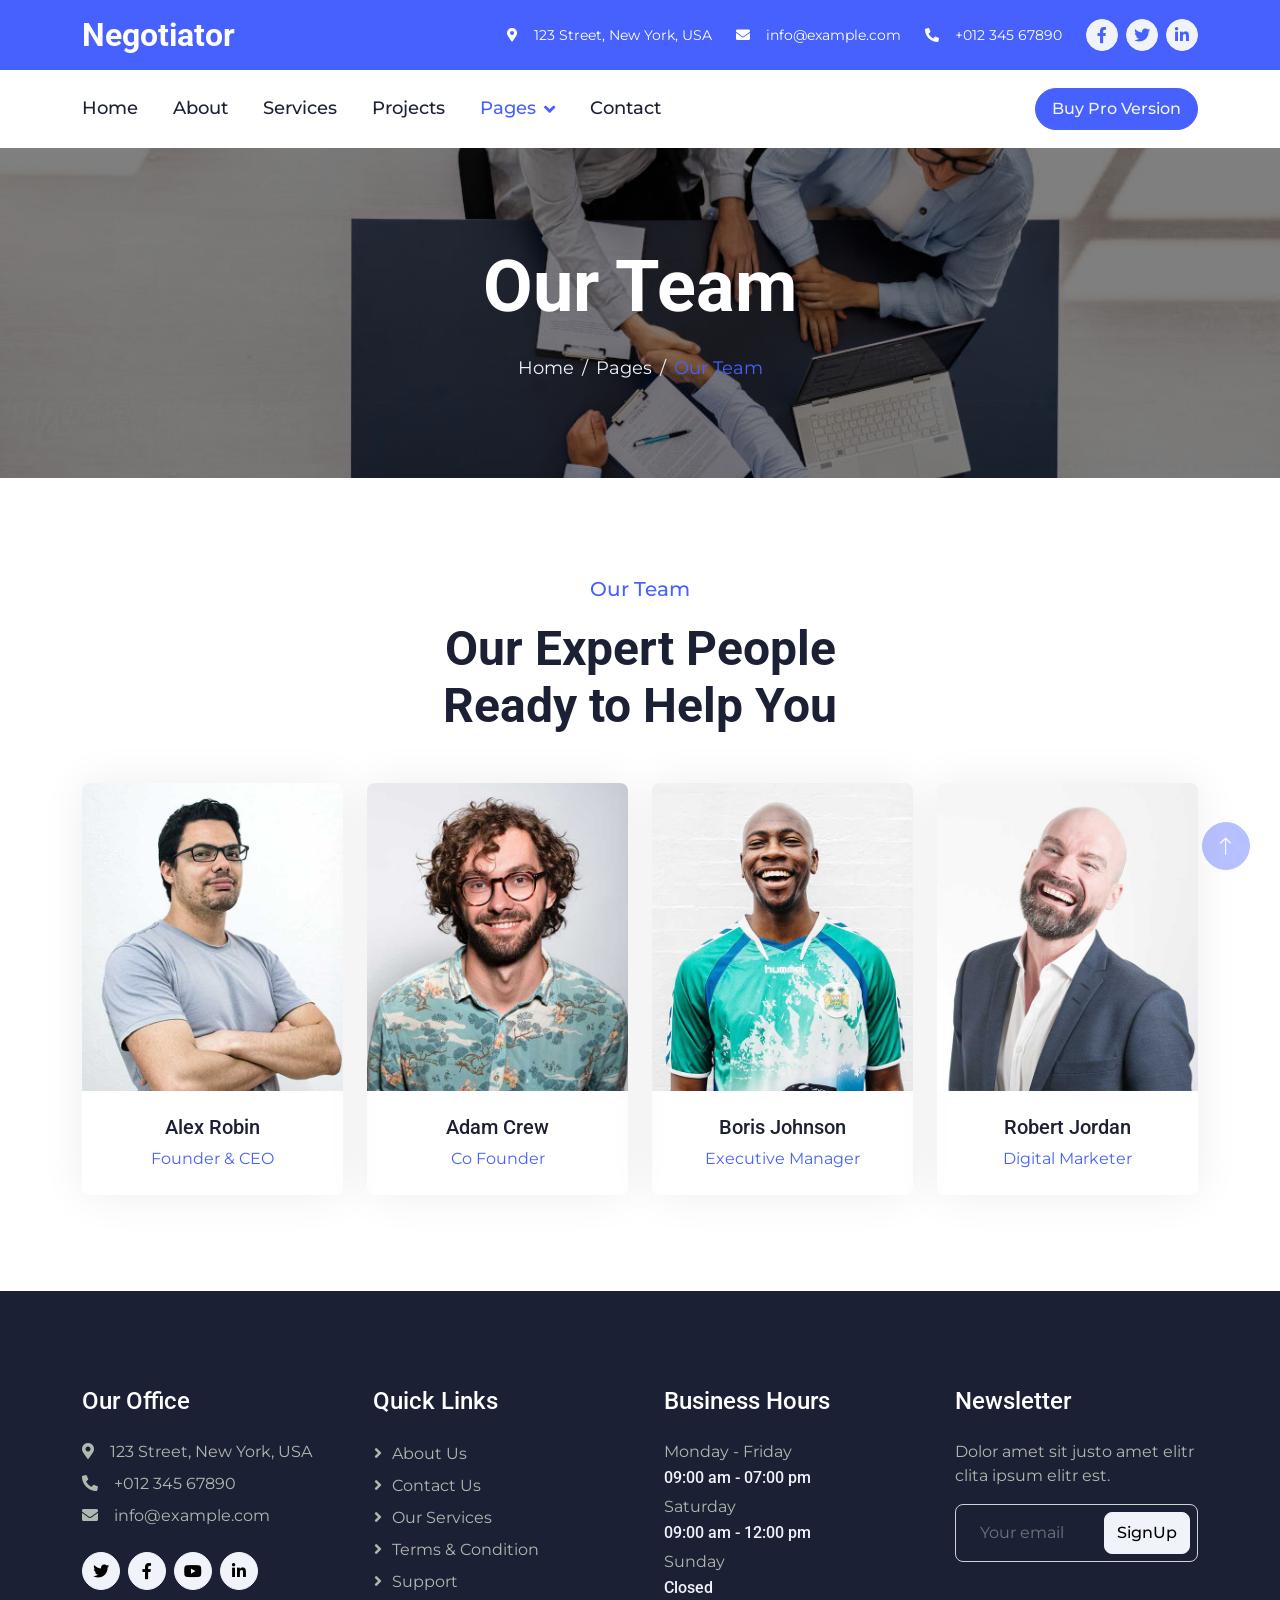
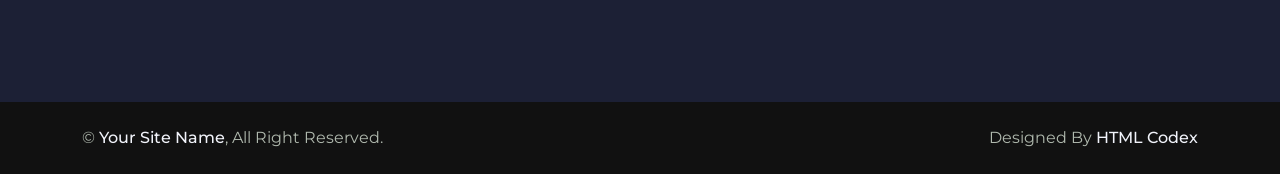
<file: team.html>
<!DOCTYPE html>
<html lang="en">

<head>
    <meta charset="utf-8">
    <title>Negotiator - Digital Marketing HTML Template</title>
    <meta content="width=device-width, initial-scale=1.0" name="viewport">
    <meta content="" name="keywords">
    <meta content="" name="description">

    <!-- Favicon -->
    <link href="img/favicon.ico" rel="icon">

    <!-- Google Web Fonts -->
    <link rel="preconnect" href="https://fonts.googleapis.com">
    <link rel="preconnect" href="https://fonts.gstatic.com" crossorigin>
    <link href="https://fonts.googleapis.com/css2?family=Montserrat:wght@400;500&family=Roboto:wght@500;700&display=swap" rel="stylesheet">  

    <!-- Icon Font Stylesheet -->
    <link href="https://cdnjs.cloudflare.com/ajax/libs/font-awesome/5.10.0/css/all.min.css" rel="stylesheet">
    <link href="https://cdn.jsdelivr.net/npm/bootstrap-icons@1.4.1/font/bootstrap-icons.css" rel="stylesheet">

    <!-- Libraries Stylesheet -->
    <link href="lib/animate/animate.min.css" rel="stylesheet">

    <!-- Customized Bootstrap Stylesheet -->
    <link href="css/bootstrap.min.css" rel="stylesheet">

    <!-- Template Stylesheet -->
    <link href="css/style.css" rel="stylesheet">
</head>

<body>
    <!-- Spinner Start -->
    <div id="spinner" class="show bg-white position-fixed translate-middle w-100 vh-100 top-50 start-50 d-flex align-items-center justify-content-center">
        <div class="spinner-border text-primary" role="status" style="width: 3rem; height: 3rem;"></div>
    </div>
    <!-- Spinner End -->


    <!-- Topbar Start -->
    <div class="container-fluid bg-primary text-white d-none d-lg-flex">
        <div class="container py-3">
            <div class="d-flex align-items-center">
                <a href="index.html">
                    <h2 class="text-white fw-bold m-0">Negotiator</h2>
                </a>
                <div class="ms-auto d-flex align-items-center">
                    <small class="ms-4"><i class="fa fa-map-marker-alt me-3"></i>123 Street, New York, USA</small>
                    <small class="ms-4"><i class="fa fa-envelope me-3"></i>info@example.com</small>
                    <small class="ms-4"><i class="fa fa-phone-alt me-3"></i>+012 345 67890</small>
                    <div class="ms-3 d-flex">
                        <a class="btn btn-sm-square btn-light text-primary rounded-circle ms-2" href=""><i class="fab fa-facebook-f"></i></a>
                        <a class="btn btn-sm-square btn-light text-primary rounded-circle ms-2" href=""><i class="fab fa-twitter"></i></a>
                        <a class="btn btn-sm-square btn-light text-primary rounded-circle ms-2" href=""><i class="fab fa-linkedin-in"></i></a>
                    </div>
                </div>
            </div>
        </div>
    </div>
    <!-- Topbar End -->


    <!-- Navbar Start -->
    <div class="container-fluid bg-white sticky-top">
        <div class="container">
            <nav class="navbar navbar-expand-xl bg-white navbar-light p-lg-0">
                <a href="index.html" class="navbar-brand d-lg-none">
                    <h1 class="fw-bold m-0">Negotiator</h1>
                </a>
                <button type="button" class="navbar-toggler me-0" data-bs-toggle="collapse" data-bs-target="#navbarCollapse">
                    <span class="navbar-toggler-icon"></span>
                </button>
                <div class="collapse navbar-collapse" id="navbarCollapse">
                    <div class="navbar-nav">
                        <a href="index.html" class="nav-item nav-link">Home</a>
                        <a href="about.html" class="nav-item nav-link">About</a>
                        <a href="service.html" class="nav-item nav-link">Services</a>
                        <a href="project.html" class="nav-item nav-link">Projects</a>
                        <div class="nav-item dropdown">
                            <a href="#" class="nav-link dropdown-toggle active" data-bs-toggle="dropdown">Pages</a>
                            <div class="dropdown-menu bg-light rounded-0 rounded-bottom m-0">
                                <a href="team.html" class="dropdown-item active">Our Team</a>
                                <a href="quote.html" class="dropdown-item">Quotation</a>
                            </div>
                        </div>
                        <a href="contact.html" class="nav-item nav-link">Contact</a>
                    </div>
                    <div class="ms-auto d-none d-lg-block">
                        <a href="https://htmlcodex.com/downloading/?item=2665" class="btn btn-primary rounded-pill py-2 px-3">Buy Pro Version</a>
                    </div>
                </div>
            </nav>
        </div>
    </div>
    <!-- Navbar End -->


    <!-- Page Header Start -->
    <div class="container-fluid page-header py-5 mb-5 wow fadeIn" data-wow-delay="0.1s">
        <div class="container text-center py-5">
            <h1 class="display-2 text-white mb-4 animated slideInDown">Our Team</h1>
            <nav aria-label="breadcrumb animated slideInDown">
                <ol class="breadcrumb justify-content-center mb-0">
                    <li class="breadcrumb-item"><a href="#">Home</a></li>
                    <li class="breadcrumb-item"><a href="#">Pages</a></li>
                    <li class="breadcrumb-item text-primary" aria-current="page">Our Team</li>
                </ol>
            </nav>
        </div>
    </div>
    <!-- Page Header End -->


    <!-- Team Start -->
    <div class="container-fluid py-5">
        <div class="container">
            <div class="text-center mx-auto wow fadeInUp" data-wow-delay="0.1s" style="max-width: 500px;">
                <p class="fs-5 fw-medium text-primary">Our Team</p>
                <h1 class="display-5 mb-5">Our Expert People Ready to Help You</h1>
            </div>
            <div class="row g-4">
                <div class="col-lg-3 col-md-6 wow fadeInUp" data-wow-delay="0.1s">
                    <div class="team-item rounded overflow-hidden pb-4">
                        <img class="img-fluid mb-4" src="img/team-1.jpg" alt="">
                        <h5>Alex Robin</h5>
                        <span class="text-primary">Founder & CEO</span>
                        <ul class="team-social">
                            <li><a class="btn btn-square" href=""><i class="fab fa-facebook-f"></i></a></li>
                            <li><a class="btn btn-square" href=""><i class="fab fa-twitter"></i></a></li>
                            <li><a class="btn btn-square" href=""><i class="fab fa-instagram"></i></a></li>
                            <li><a class="btn btn-square" href=""><i class="fab fa-linkedin-in"></i></a></li>
                        </ul>
                    </div>
                </div>
                <div class="col-lg-3 col-md-6 wow fadeInUp" data-wow-delay="0.3s">
                    <div class="team-item rounded overflow-hidden pb-4">
                        <img class="img-fluid mb-4" src="img/team-2.jpg" alt="">
                        <h5>Adam Crew</h5>
                        <span class="text-primary">Co Founder</span>
                        <ul class="team-social">
                            <li><a class="btn btn-square" href=""><i class="fab fa-facebook-f"></i></a></li>
                            <li><a class="btn btn-square" href=""><i class="fab fa-twitter"></i></a></li>
                            <li><a class="btn btn-square" href=""><i class="fab fa-instagram"></i></a></li>
                            <li><a class="btn btn-square" href=""><i class="fab fa-linkedin-in"></i></a></li>
                        </ul>
                    </div>
                </div>
                <div class="col-lg-3 col-md-6 wow fadeInUp" data-wow-delay="0.5s">
                    <div class="team-item rounded overflow-hidden pb-4">
                        <img class="img-fluid mb-4" src="img/team-3.jpg" alt="">
                        <h5>Boris Johnson</h5>
                        <span class="text-primary">Executive Manager</span>
                        <ul class="team-social">
                            <li><a class="btn btn-square" href=""><i class="fab fa-facebook-f"></i></a></li>
                            <li><a class="btn btn-square" href=""><i class="fab fa-twitter"></i></a></li>
                            <li><a class="btn btn-square" href=""><i class="fab fa-instagram"></i></a></li>
                            <li><a class="btn btn-square" href=""><i class="fab fa-linkedin-in"></i></a></li>
                        </ul>
                    </div>
                </div>
                <div class="col-lg-3 col-md-6 wow fadeInUp" data-wow-delay="0.7s">
                    <div class="team-item rounded overflow-hidden pb-4">
                        <img class="img-fluid mb-4" src="img/team-4.jpg" alt="">
                        <h5>Robert Jordan</h5>
                        <span class="text-primary">Digital Marketer</span>
                        <ul class="team-social">
                            <li><a class="btn btn-square" href=""><i class="fab fa-facebook-f"></i></a></li>
                            <li><a class="btn btn-square" href=""><i class="fab fa-twitter"></i></a></li>
                            <li><a class="btn btn-square" href=""><i class="fab fa-instagram"></i></a></li>
                            <li><a class="btn btn-square" href=""><i class="fab fa-linkedin-in"></i></a></li>
                        </ul>
                    </div>
                </div>
            </div>
        </div>
    </div>
    <!-- Team End -->
        

    <!-- Footer Start -->
    <div class="container-fluid bg-dark footer mt-5 py-5 wow fadeIn" data-wow-delay="0.1s">
        <div class="container py-5">
            <div class="row g-5">
                <div class="col-lg-3 col-md-6">
                    <h4 class="text-white mb-4">Our Office</h4>
                    <p class="mb-2"><i class="fa fa-map-marker-alt me-3"></i>123 Street, New York, USA</p>
                    <p class="mb-2"><i class="fa fa-phone-alt me-3"></i>+012 345 67890</p>
                    <p class="mb-2"><i class="fa fa-envelope me-3"></i>info@example.com</p>
                    <div class="d-flex pt-3">
                        <a class="btn btn-square btn-light rounded-circle me-2" href=""><i class="fab fa-twitter"></i></a>
                        <a class="btn btn-square btn-light rounded-circle me-2" href=""><i class="fab fa-facebook-f"></i></a>
                        <a class="btn btn-square btn-light rounded-circle me-2" href=""><i class="fab fa-youtube"></i></a>
                        <a class="btn btn-square btn-light rounded-circle me-2" href=""><i class="fab fa-linkedin-in"></i></a>
                    </div>
                </div>
                <div class="col-lg-3 col-md-6">
                    <h4 class="text-white mb-4">Quick Links</h4>
                    <a class="btn btn-link" href="">About Us</a>
                    <a class="btn btn-link" href="">Contact Us</a>
                    <a class="btn btn-link" href="">Our Services</a>
                    <a class="btn btn-link" href="">Terms & Condition</a>
                    <a class="btn btn-link" href="">Support</a>
                </div>
                <div class="col-lg-3 col-md-6">
                    <h4 class="text-white mb-4">Business Hours</h4>
                    <p class="mb-1">Monday - Friday</p>
                    <h6 class="text-light">09:00 am - 07:00 pm</h6>
                    <p class="mb-1">Saturday</p>
                    <h6 class="text-light">09:00 am - 12:00 pm</h6>
                    <p class="mb-1">Sunday</p>
                    <h6 class="text-light">Closed</h6>
                </div>
                <div class="col-lg-3 col-md-6">
                    <h4 class="text-white mb-4">Newsletter</h4>
                    <p>Dolor amet sit justo amet elitr clita ipsum elitr est.</p>
                    <div class="position-relative w-100">
                        <input class="form-control bg-transparent w-100 py-3 ps-4 pe-5" type="text" placeholder="Your email">
                        <button type="button" class="btn btn-light py-2 position-absolute top-0 end-0 mt-2 me-2">SignUp</button>
                    </div>
                </div>
            </div>
        </div>
    </div>
    <!-- Footer End -->


    <!-- Copyright Start -->
    <div class="container-fluid copyright py-4">
        <div class="container">
            <div class="row">
                <div class="col-md-6 text-center text-md-start mb-3 mb-md-0">
                    &copy; <a class="fw-medium text-light" href="#">Your Site Name</a>, All Right Reserved.
                </div>
                <div class="col-md-6 text-center text-md-end">
                    
                    <!--/*** The author’s attribution link below must remain intact on your website. ***/-->
                    <!--/*** If you wish to remove this credit link, please purchase the Pro Version from https://htmlcodex.com . ***/-->
                    Designed By <a class="fw-medium text-light" href="https://htmlcodex.com">HTML Codex</a>
                </div>
            </div>
        </div>
    </div>
    <!-- Copyright End -->


    <!-- Back to Top -->
    <a href="#" class="btn btn-lg btn-primary btn-lg-square rounded-circle back-to-top"><i class="bi bi-arrow-up"></i></a>


    <!-- JavaScript Libraries -->
    <script src="https://ajax.googleapis.com/ajax/libs/jquery/3.6.1/jquery.min.js"></script>
    <script src="https://cdn.jsdelivr.net/npm/bootstrap@5.0.0/dist/js/bootstrap.bundle.min.js"></script>
    <script src="lib/wow/wow.min.js"></script>
    <script src="lib/easing/easing.min.js"></script>
    <script src="lib/waypoints/waypoints.min.js"></script>

    <!-- Template Javascript -->
    <script src="js/main.js"></script>
</body>

</html>
</file>
<file: css/style.css>
/********** Template CSS **********/
:root {
    --primary: #4761FF;
    --secondary: #555555;
    --light: #F1F3FA;
    --dark: #1C2035;
}

.back-to-top {
    position: fixed;
    display: none;
    right: 30px;
    bottom: 30px;
    z-index: 99;
}

.fw-medium {
    font-weight: 500;
}

.service-card {
    background: #fff;
    border-radius: 15px;
    transition: 0.3s;
    box-shadow: 0 5px 20px rgba(0,0,0,0.05);
}

.service-card:hover {
    transform: translateY(-8px);
    box-shadow: 0 10px 30px rgba(0,0,0,0.1);
}

.service-card h5 {
    font-weight: 600;
    margin-bottom: 10px;
}

.service-card p {
    font-size: 14px;
    color: #666;
}

/* Responsive spacing fix */
@media (max-width: 576px) {
    .service-card {
        padding: 20px;
    }
}
/* Main image styling */
.about-img {
    position: relative;
}

.about-img img {
    border-radius: 20px;
}

/* Small overlapping image */
.about-img-small {
    position: absolute;
    width: 200px;
    bottom: -20px;
    right: -20px;
    border: 5px solid #fff;
}

/* Feature box */
.about-box {
    background: #fff;
    padding: 20px;
    border-radius: 12px;
    box-shadow: 0 5px 20px rgba(0,0,0,0.05);
    transition: 0.3s;
    text-align: center;
}

.about-box:hover {
    transform: translateY(-5px);
    box-shadow: 0 10px 25px rgba(0,0,0,0.1);
}

.about-box h6 {
    margin-top: 10px;
    font-weight: 600;
}

.about-box p {
    font-size: 14px;
    color: #666;
}

/* Responsive Fix */
@media (max-width: 768px) {
    .about-img-small {
        display: none;
    }
}

.project-card {
    position: relative;
    overflow: hidden;
    border-radius: 15px;
}

.project-card img {
    width: 100%;
    height: 250px;
    object-fit: cover;
    transition: 0.4s;
    border-radius: 15px;
}

/* Overlay */
.project-overlay {
    position: absolute;
    bottom: 0;
    left: 0;
    width: 100%;
    padding: 20px;
    background: linear-gradient(to top, rgba(0,0,0,0.8), transparent);
    color: #fff;
    transform: translateY(100%);
    transition: 0.4s;
}

/* Hover Effect */
.project-card:hover img {
    transform: scale(1.1);
}

.project-card:hover .project-overlay {
    transform: translateY(0);
}

.project-overlay h5 {
    margin-bottom: 5px;
    font-weight: 600;
    color: #fff;
}

.project-overlay p {
    font-size: 14px;
}

/* Responsive Fix */
@media (max-width: 768px) {
    .project-card img {
        height: 200px;
    }
}

/* Card */
.team-card {
    border-radius: 15px;
    overflow: hidden;
    background: #fff;
    box-shadow: 0 5px 20px rgba(0,0,0,0.05);
    transition: 0.3s;
}

.team-card:hover {
    transform: translateY(-8px);
    box-shadow: 0 10px 30px rgba(0,0,0,0.1);
}

/* Image Container */
.team-img {
    position: relative;
    width: 100%;
    height: 280px; /* SAME HEIGHT FOR ALL */
    overflow: hidden;
}

.team-img img {
    width: 100%;
    height: 100%;
    object-fit: cover; /* IMPORTANT for equal image size */
    transition: 0.4s;
}

/* Overlay */
.team-overlay {
    position: absolute;
    top: 0;
    left: 0;
    width: 100%;
    height: 100%;
    background: rgba(0,0,0,0.6);
    display: flex;
    justify-content: center;
    align-items: center;
    gap: 10px;
    opacity: 0;
    transition: 0.3s;
}

.team-overlay a {
    color: #fff;
    background: #0d6efd;
    width: 40px;
    height: 40px;
    display: flex;
    align-items: center;
    justify-content: center;
    border-radius: 50%;
    transition: 0.3s;
}

.team-overlay a:hover {
    background: #fff;
    color: #0d6efd;
}

/* Hover Effect */
.team-card:hover img {
    transform: scale(1.1);
}

.team-card:hover .team-overlay {
    opacity: 1;
}

/* Info */
.team-info {
    padding: 20px;
}

.team-info h5 {
    margin-bottom: 5px;
    font-weight: 600;
}

.team-info span {
    color: #0d6efd;
    font-size: 14px;
}

/* Responsive */
@media (max-width: 768px) {
    .team-img {
        height: 240px;
    }
}

/*** Spinner ***/
#spinner {
    opacity: 0;
    visibility: hidden;
    transition: opacity .5s ease-out, visibility 0s linear .5s;
    z-index: 99999;
}

#spinner.show {
    transition: opacity .5s ease-out, visibility 0s linear 0s;
    visibility: visible;
    opacity: 1;
}


/*** Button ***/
.btn {
    transition: .5s;
    font-weight: 500;
}

.btn-primary,
.btn-outline-primary:hover {
    color: var(--light);
}

.btn-secondary,
.btn-outline-secondary:hover {
    color: var(--dark);
}

.btn-square {
    width: 38px;
    height: 38px;
}

.btn-sm-square {
    width: 32px;
    height: 32px;
}

.btn-lg-square {
    width: 48px;
    height: 48px;
}

.btn-square,
.btn-sm-square,
.btn-lg-square {
    padding: 0;
    display: flex;
    align-items: center;
    justify-content: center;
    font-weight: normal;
}


/*** Navbar ***/
.sticky-top {
    top: -100px;
    transition: .5s;
}

.navbar .navbar-nav .nav-link {
    margin-right: 35px;
    padding: 25px 0;
    color: var(--dark);
    font-size: 18px;
    font-weight: 500;
    outline: none;
}

.navbar .navbar-nav .nav-link:hover,
.navbar .navbar-nav .nav-link.active {
    color: var(--primary);
}

.navbar .dropdown-toggle::after {
    border: none;
    content: "\f107";
    font-family: "Font Awesome 5 Free";
    font-weight: 900;
    vertical-align: middle;
    margin-left: 8px;
}

@media (max-width: 991.98px) {
    .navbar .navbar-nav .nav-link  {
        margin-right: 0;
        padding: 10px 0;
    }

    .navbar .navbar-nav {
        margin-top: 15px;
        border-top: 1px solid #EEEEEE;
    }
}

@media (min-width: 992px) {
    .navbar .nav-item .dropdown-menu {
        display: block;
        border: none;
        margin-top: 0;
        top: 150%;
        opacity: 0;
        visibility: hidden;
        transition: .5s;
    }

    .navbar .nav-item:hover .dropdown-menu {
        top: 100%;
        visibility: visible;
        transition: .5s;
        opacity: 1;
    }
}


/*** Header ***/
.carousel-caption {
    top: 0;
    left: 0;
    right: 0;
    bottom: 0;
    display: flex;
    align-items: center;
    background: rgba(0, 0, 0, .1);
    z-index: 1;
}

.carousel-control-prev,
.carousel-control-next {
    width: 15%;
}

.carousel-control-prev-icon,
.carousel-control-next-icon {
    width: 3.5rem;
    height: 3.5rem;
    border-radius: 3.5rem;
    background-color: var(--primary);
    border: 15px solid var(--primary);
}

@media (max-width: 768px) {
    #header-carousel .carousel-item {
        position: relative;
        min-height: 450px;
    }
    
    #header-carousel .carousel-item img {
        position: absolute;
        width: 100%;
        height: 100%;
        object-fit: cover;
    }
}

.page-header {
    background: linear-gradient(rgba(0, 0, 0, .5), rgba(0, 0, 0, .5)), url(../img/banner.jpg) center center no-repeat;
    background-size: cover;
    
}
.page-headerr {
    background: linear-gradient(rgba(0, 0, 0, .5), rgba(0, 0, 0, .5)), url(../img/cta3.png) center center no-repeat;
    background-size: cover;
    
}
.page-header .breadcrumb-item+.breadcrumb-item::before {
    color: var(--light);
}

.page-header .breadcrumb-item,
.page-header .breadcrumb-item a {
    font-size: 18px;
    color: var(--light);
}

.page-headerr .breadcrumb-item+.breadcrumb-item::before {
    color: var(--light);
}

.page-headerr .breadcrumb-item,
.page-headerr .breadcrumb-item a {
    font-size: 18px;
    color: var(--light);
}
.custom-header {
    position: relative;
    background: url('../img/about4.jpg') center center/cover no-repeat;
    min-height: 350px;
    display: flex;
    align-items: center;
    justify-content: center;
}

/* Dark overlay */
.custom-header::before {
    content: "";
    position: absolute;
    top: 0;
    left: 0;
    right: 0;
    bottom: 0;
    background: rgba(0, 0, 0, 0.6);
}

/* Content above overlay */
.custom-header .container {
    position: relative;
    z-index: 2;
}

/* Breadcrumb styling */
.breadcrumb-item a {
    color: #fff;
    text-decoration: none;
}

.breadcrumb-item.active {
    color: #00c3ff;
}


/*** About ***/
.about {
    background: linear-gradient(rgba(0, 0, 0, .1), rgba(0, 0, 0, .1)), url(../img/about.jpg) left center no-repeat;
    background-size: cover;
}

.btn-play {
    position: relative;
    display: block;
    box-sizing: content-box;
    width: 36px;
    height: 46px;
    border-radius: 100%;
    border: none;
    outline: none !important;
    padding: 18px 20px 20px 28px;
    background: var(--primary);
}

.btn-play:before {
    content: "";
    position: absolute;
    z-index: 0;
    left: 50%;
    top: 50%;
    transform: translateX(-50%) translateY(-50%);
    display: block;
    width: 90px;
    height: 90px;
    background: var(--primary);
    border-radius: 100%;
    animation: pulse-border 1500ms ease-out infinite;
}

.btn-play:after {
    content: "";
    position: absolute;
    z-index: 1;
    left: 50%;
    top: 50%;
    transform: translateX(-50%) translateY(-50%);
    display: block;
    width: 90px;
    height: 90px;
    background: var(--primary);
    border-radius: 100%;
    transition: all 200ms;
}

.btn-play span {
    display: block;
    position: relative;
    z-index: 3;
    width: 0;
    height: 0;
    left: 3px;
    border-left: 30px solid #FFFFFF;
    border-top: 18px solid transparent;
    border-bottom: 18px solid transparent;
}

@keyframes pulse-border {
    0% {
        transform: translateX(-50%) translateY(-50%) translateZ(0) scale(1);
        opacity: 1;
    }

    100% {
        transform: translateX(-50%) translateY(-50%) translateZ(0) scale(2);
        opacity: 0;
    }
}
/* Common header style (reuse for all pages) */
.custom-header,
.contact-header,
.services-header,
.about-header {
    position: relative;
    min-height: 350px;
    display: flex;
    align-items: center;
    justify-content: center;
}

/* Overlay */
.custom-header::before,
.contact-header::before,
.services-header::before,
.about-header::before {
    content: "";
    position: absolute;
    inset: 0;
    background: rgba(0, 0, 0, 0.6);
}

/* Content above overlay */
.custom-header .container,
.contact-header .container,
.services-header .container,
.about-header .container {
    position: relative;
    z-index: 2;
}

/* Breadcrumb */
.breadcrumb-item a {
    color: #fff;
    text-decoration: none;
}
.breadcrumb-item.active {
    color: #00c3ff;
}

.contact-header {
    background: url('../img/case1.webp') center/cover no-repeat;
}
.logo-text {
    font-size: 24px;
    font-weight: 500;
    color: #000; /* change based on your navbar */
    letter-spacing: 1px;
}

/* If navbar is dark */
.navbar-dark .logo-text {
    color: #fff;
}
/*** Service ***/
.service-item .service-text {
    position: relative;
    width: 100%;
    top: 0;
    left: 0;
    text-align: center;
    background: #FFFFFF;
    box-shadow: 0 0 45px rgba(0, 0, 0, .06);
    transition: .5s;
    z-index: 2;
}

.service-item:hover .service-text {
    top: -1.5rem;
}

.service-item .service-text h5 {
    transition: .5s;
}

.service-item:hover .service-text h5 {
    color: var(--primary);
}

.service-item .service-btn {
    position: absolute;
    width: 80%;
    height: 3rem;
    left: 10%;
    bottom: 0;
    display: flex;
    align-items: center;
    justify-content: center;
    background: #FFFFFF;
    box-shadow: 0 0 45px rgba(0, 0, 0, .07);
    transition: .5s;
    z-index: 1;
}

.service-item:hover .service-btn {
    bottom: -1.5rem;
}


/*** Project ***/
.project-item {
    position: relative;
    border-radius: 8px;
    overflow: hidden;
    box-shadow: 0 0 45px rgba(0, 0, 0, .07);
}


/*** Team ***/
.team-item {
    position: relative;
    text-align: center;
    box-shadow: 0 0 45px rgba(0, 0, 0, .07);
}

.team-item .team-social {
    position: absolute;
    padding: 0;
    top: 15px;
    left: 0;
    overflow: hidden;
}

.team-item .team-social li {
    list-style-type: none;
    margin-bottom: 10px;
    margin-left: -50px;
    opacity: 0;
    transition: .5s;
}

.team-item:hover .team-social li {
    margin-left: 15px;
    opacity: 1;
}

.team-item .team-social li .btn {
    background: #FFFFFF;
    color: var(--primary);
    border-radius: 40px;
    transition: .5s;
}

.team-item .team-social li .btn:hover {
    color: #FFFFFF;
    background: var(--primary);
}

.team-item .team-social li:nth-child(1) {
    transition-delay: .1s;
}

.team-item .team-social li:nth-child(2) {
    transition-delay: .2s;
}

.team-item .team-social li:nth-child(3) {
    transition-delay: .3s;
}

.team-item .team-social li:nth-child(4) {
    transition-delay: .4s;
}

.team-item .team-social li:nth-child(5) {
    transition-delay: .5s;
}


/*** Footer ***/
.footer {
    color: #B0B9AE;
}

.footer .btn.btn-link {
    display: block;
    margin-bottom: 5px;
    padding: 0;
    text-align: left;
    color: #B0B9AE;
    font-weight: normal;
    text-transform: capitalize;
    transition: .3s;
}

.footer .btn.btn-link::before {
    position: relative;
    content: "\f105";
    font-family: "Font Awesome 5 Free";
    font-weight: 900;
    margin-right: 10px;
}

.footer .btn.btn-link:hover {
    color: var(--light);
    letter-spacing: 1px;
    box-shadow: none;
}

.copyright {
    color: #B0B9AE;
}

.copyright {
    background: #111111;
}

.copyright a:hover {
    color: var(--primary) !important;
}

/* my code*/
.hero-banner {
    min-height: 100vh;
    background-size: cover;
    background-position: center;
    background-repeat: no-repeat;
    position: relative;
}

.hero-banner::before {
    content: "";
    position: absolute;
    
    inset: 0;
    background: rgba(0, 0, 0, 0.55); /* dark overlay for readability */
}

.hero-banner .container {
    position: relative;
    z-index: 2;
}
.project-img {
    width: 100%;
    height: 300px;           /* Fixed height */
    overflow: hidden;
}

.project-img img {
    width: 100%;
    height: 100%;
    object-fit: cover;       /* Prevents stretching */
    object-position: center;
}
/* Fix mobile dropdown overlay issue */
/* Prevent page push on mobile menu */
@media (max-width: 1026px) {

    .navbar-collapse {
        position: absolute;
        top: 100%;
        left: 0;
        right: 0;
        background: #ffffff;
        padding: 15px 20px;
        box-shadow: 0 10px 25px rgba(0,0,0,0.1);
        z-index: 9999;
    }

    .navbar-nav .nav-link {
        padding: 10px 0;
    }
}


/* DARK MODE CODE */

html[data-theme="dark"] {
  --primary: #000;
  --secondary: #4761FF;;
  --bg: #000;
  --text: #fff;
  
  --nav-bg: #000;
}
body {
  background-color: var(--bg);
  color: var(--text);
  transition: background-color 0.3s ease, color 0.3s ease;
}
[data-theme="dark"] body,
[data-theme="dark"] p,
[data-theme="dark"] h1,
[data-theme="dark"] h2,
[data-theme="dark"] h3,
[data-theme="dark"] h4,
[data-theme="dark"] h5,
[data-theme="dark"] h6,
[data-theme="dark"] span,
[data-theme="dark"] li,
[data-theme="dark"] label,

[data-theme="dark"] small {
  color: var(--text) !important;
}
 [data-theme="dark"] svg {
  color: #fff !important;
}

[data-theme="dark"] .navbar {
  background-color: var(--nav-bg) !important;
}

[data-theme="dark"] .navbar .nav-link,
[data-theme="dark"] .navbar-brand,
[data-theme="dark"] .navbar-brand h1 {
  color: var(--text) !important;
}

[data-theme="dark"] .navbar .nav-link:hover {
  color: var(--secondary) !important;
}
[data-theme="dark"] .navbar .navbar-nav .nav-link.active {
  color: var(--secondary) !important;
}
[data-theme="dark"] .dropdown-menu {
  background-color: #000 !important; /* dark dropdown bg */
  border-color: rgba(255, 255, 255, 0.1);
}
[data-theme="dark"] .dropdown-menu a {
  color: #fff;
}
@media (max-width: 991.98px) {
  html[data-theme="dark"] .navbar-collapse {
    background-color: #000 !important;
  }
}
/* MAIN NAVBAR DARK MODE */
html[data-theme="dark"] .site-header .navbar.bg-light {
  background-color: #000 !important;
}

html[data-theme="dark"] .nav-overlay .nav-link {
  color: #fff !important;
}

/* CATEGORY SUB HEADER */
html[data-theme="dark"] .bg-primary {
  background-color: var(--primary) !important; /* or #000 */
}

html[data-theme="dark"] .category-overlay .nav-link {
  color: #fff !important;
}

/* DROPDOWN */
html[data-theme="dark"] .dropdown-menu {
  background-color: #000 !important;
}

html[data-theme="dark"] .dropdown-item {
  color: #fff !important;
}


html[data-theme="dark"] .dropdown-item:hover {
  background-color: rgba(255,255,255,0.1);
}
[data-theme="dark"] .dropdown-menu a:hover {
 color:var(--primary);
}
html[data-theme="dark"] .fact-item p {
  color: #fff !important;
}
html[data-theme="dark"] .fact-item h3 {
  color: #fff !important;
}
/* Dark mode - About Box */
[data-theme="dark"] .about-box {
    background-color: #000;
    color: #fff;
}
/* 🌙 Dark Mode - Select Box */
[data-theme="dark"] .form-select {
    background-color: #1e1e1e;
    color: #fff;
    border: 1px solid #444;
}

/* Dropdown arrow color fix */
[data-theme="dark"] .form-select {
    filter: brightness(0.9);
}

/* Focus state */
[data-theme="dark"] .form-select:focus {
    border-color: #4da3ff;
    box-shadow: 0 0 0 0.2rem rgba(77, 163, 255, 0.25);
}

/* Floating label */
[data-theme="dark"] .form-floating > label {
    color: #ccc;
}

/* When active (selected/focus) */
[data-theme="dark"] .form-floating > .form-select:focus ~ label,
[data-theme="dark"] .form-floating > .form-select:not(:placeholder-shown) ~ label {
    color: #4da3ff;
}
/* Heading color */
[data-theme="dark"] .about-box h6 {
    color: #fff;
}
/* 🌙 Dark Mode - Team Card */
[data-theme="dark"] .team-card {
    background-color: #1e1e1e;
    color: #fff;
    box-shadow: 0 5px 20px rgba(255,255,255,0.05);
}
/* Paragraph color */
[data-theme="dark"] .about-box p {
    color: #ccc;
}

[data-theme="dark"] .service-text {
 background-color: #000;
}
/* FOOTER DARK MODE */
html[data-theme="dark"] .footer {
  background-color: #000 !important;
  color: #fff !important;
}

/* Headings */
html[data-theme="dark"] .footer h1,
html[data-theme="dark"] .footer h5 {
  color: #fff !important;
}
html[data-theme="dark"] .container-fluid.bg-white {
    background-color: #000000 !important;
    color: #ffffff !important;
}
/* Paragraphs & text */
html[data-theme="dark"] .footer p,
html[data-theme="dark"] .footer span,
html[data-theme="dark"] .footer small {
  color: #fff !important;
}
/* REMOVE WHITE BG IN DARK MODE – SECTION TITLE */
html[data-theme="dark"] .section-title span {
  background: transparent !important;
  color: #fff !important;
}

html[data-theme="dark"] .promo-banner {
  background-color: #000 !important;
}

/* PRODUCT CARD – DARK MODE */
html[data-theme="dark"] .product-item {
  background-color: #000 !important;
  color: #fff !important;
}

/* Card body text */
html[data-theme="dark"] .product-item h6 {
  color: #fff !important;
}

/* Muted price */
html[data-theme="dark"] .product-item .text-muted {
  color: #aaa !important;
}

/* Card borders */
html[data-theme="dark"] .product-item .border,
html[data-theme="dark"] .product-item .border-left,
html[data-theme="dark"] .product-item .border-right {
  border-color: #333 !important;
}

/* Card footer background */
html[data-theme="dark"] .product-item .card-footer {
  background-color: #111 !important;
  border-color: #333 !important;
}

/* Links & buttons */
html[data-theme="dark"] .product-item a {
  color: #fff !important;
}

/* Icons */
html[data-theme="dark"] .product-item i.text-primary {
  color: var(--secondary) !important; /* kids accent */
}

/* Hover effect (nice touch) */
html[data-theme="dark"] .product-item a:hover {
  color: var(--secondary) !important;
}
/* STAY UPDATED SECTION – DARK MODE */
html[data-theme="dark"] .container-fluid.bg-secondary {
  background-color: #000 !important;
}

/* Section title – remove white bg */
html[data-theme="dark"] .section-title span {
  background: transparent !important;
  color: #fff !important;
}
/* PAGINATION – DARK MODE */
html[data-theme="dark"] .pagination .page-link {
  background-color: #111 !important;
  color: #fff !important;
  border-color: #333 !important;
}

/* Hover */
html[data-theme="dark"] .pagination .page-link:hover {
  background-color: #222 !important;
  color: #4761FF !important;
}

/* Active page */
html[data-theme="dark"] .pagination .page-item.active .page-link {
  background-color: var(--secondary) !important;
  border-color: var(--secondary) !important;
  color: #000 !important;
}

/* Disabled */
html[data-theme="dark"] .pagination .page-item.disabled .page-link {
  background-color: #000 !important;
  color: #666 !important;
  border-color: #222 !important;
}
/* SHARE ICONS – DARK MODE */
html[data-theme="dark"] .text-dark {
  color: #fff !important;
}

html[data-theme="dark"] .d-inline-flex a {
  color: #fff !important;
}

/* Optional hover effect */
html[data-theme="dark"] .d-inline-flex a:hover {
  color: var(--secondary) !important;
}

/* Focus fix */
html[data-theme="dark"] .pagination .page-link:focus {
  box-shadow: none !important;
}

/* Heading & paragraph */
html[data-theme="dark"] .section-title,
html[data-theme="dark"] p {
  color: #fff !important;
}

/* Input field */
html[data-theme="dark"] .form-control {
  background-color: #111 !important;
  color: #fff !important;
  border-color: #333 !important;
}

html[data-theme="dark"] .form-control::placeholder {
  color: #888 !important;
}

/* Subscribe button */
html[data-theme="dark"] .btn-primary {
  background-color: var(--secondary
  ) !important;
  border-color: var(--secondary) !important;
  color: #000 !important;
}

html[data-theme="dark"] .btn-primary:hover {
  background-color: var(--secondary) !important;
  border-color: var(--secondary) !important;
}

/* Input group border fix */
html[data-theme="dark"] .border-white {
  border-color: #333 !important;
}
/* MARQUEE – DARK MODE */
html[data-theme="dark"] .marquee {
  background-color: var(--secondary) !important; /* or your secondary color */
}

html[data-theme="dark"] .marquee-text {
  color: #fff !important;
}

/* Links */
html[data-theme="dark"] .footer a {
  color: #fff !important;
}

html[data-theme="dark"] .footer a:hover {
  color: var(
    --secondary
  ) !important; /* kids-friendly hover */
}

/* Icons */
html[data-theme="dark"] .footer i {
  color: var(--secondary) !important;
}

/* Border fix for logo */
html[data-theme="dark"] .footer .border {
  border-color: #fff !important;
}
/* LIST GROUP – DARK MODE */
html[data-theme="dark"] .list-group-item {
  background-color: #000 !important;
  color: #fff !important;
  border-color: #333 !important;
}

/* Flush list spacing fix */
html[data-theme="dark"] .list-group-flush .list-group-item {
  background-color: transparent !important;
}

/* Optional hover effect */
html[data-theme="dark"] .list-group-item:hover {
  background-color: #111 !important;
}
.owl-carousel {
  direction: ltr;
}

[dir="rtl"] .owl-carousel {
  direction: rtl;
}
html[data-theme="dark"] thead.bg-secondary {
    background-color: var(--secondary) !important;
    color: var(--text) !important;
}

html[data-theme="dark"] thead.bg-secondary th {
    color: var(--white) !important;
    border-color: #333;
}
html[data-theme="dark"] {
    --card-bg: #121212;
    --card-header-bg: #1f1f1f;
    --card-border: #333;
    --text-light: #ffffff;
    --muted-text: #cccccc;
}

/* Card */
html[data-theme="dark"] .card {
    background-color: var(--card-bg);
    border-color: var(--card-border);
    color: var(--text-light);
}

/* Card header */
html[data-theme="dark"] .card-header {
    background-color: var(--card-header-bg) !important;
    color: var(--text-light);
}

/* Card body text */
html[data-theme="dark"] .card-body h6,
html[data-theme="dark"] .card-footer h5 {
    color: var(--text-light);
}

/* Borders */
html[data-theme="dark"] .border-secondary {
    border-color: var(--card-border) !important;
}

/* Card footer */
html[data-theme="dark"] .card-footer {
    background-color: transparent;
    border-color: var(--card-border);
}

/* Button */
html[data-theme="dark"] .btn-primary {
    background-color: #4761FF;
    border-color: #4761FF;
    color: #000;
}

html[data-theme="dark"] .btn-primary:hover {
    background-color: #4761FF;
    border-color: #4761FF;
}
html[data-theme="dark"] {
    --table-bg: #121212;
    --table-row-bg: #161616;
    --table-border: #333;
    --table-text: #ffffff;
    --input-bg: #1f1f1f;
    --input-text: #ffffff;
}

/* Table body */
html[data-theme="dark"] tbody {
    background-color: var(--table-bg);
}

/* Table rows */
html[data-theme="dark"] tbody tr {
    background-color: var(--table-row-bg);
    border-color: var(--table-border);
}

/* Table cells */
html[data-theme="dark"] tbody td {
    color: var(--table-text);
    border-color: var(--table-border);
}

/* Product image spacing fix (optional) */
html[data-theme="dark"] tbody td img {
    background-color: #000;
}

/* Quantity input */
html[data-theme="dark"] .form-control.bg-secondary {
    background-color: var(--input-bg) !important;
    color: var(--input-text) !important;
    border-color: var(--table-border);
}

/* Quantity buttons */
html[data-theme="dark"] .btn-minus,
html[data-theme="dark"] .btn-plus {
    background-color: #4761FF;
    border-color: #4761FF;
    color: #000;
}

/* Remove button */
html[data-theme="dark"] td .btn-primary {
    background-color: #4761FF;
    border-color: #4761FF;
    color: #000;
}

/* Hover states */
html[data-theme="dark"] .btn-primary:hover {
    background-color: #4761FF;
    border-color: #4761FF;
}

/* Smooth transition */
tbody tr,
tbody td,
input,
button {
    transition: background-color 0.3s ease, color 0.3s ease, border-color 0.3s ease;
}
html[data-theme="dark"] {
    --input-bg: #1f1f1f;
    --input-text: #ffffff;
    --input-border: #333;
    --label-text: #cccccc;
}

/* Label */
html[data-theme="dark"] label {
    color: var(--label-text);
}
html[data-theme="dark"] .bg-primary {
  background-color: #000 !important;
}
/* Select dropdown */
html[data-theme="dark"] .custom-select {
    background-color: var(--input-bg);
    color: var(--input-text);
    border-color: var(--input-border);
}

/* Focus state */
html[data-theme="dark"] .custom-select:focus {
    background-color: var(--input-bg);
    color: var(--input-text);
    border-color: #4761FF;
    box-shadow: 0 0 0 0.2rem rgba(209, 156, 151, 0.25);
}

/* Options (works in most browsers) */
html[data-theme="dark"] .custom-select option {
    background-color: #1f1f1f;
    color: #ffffff;
}

/* Smooth transition */
.custom-select,
label {
    transition: background-color 0.3s ease, color 0.3s ease, border-color 0.3s ease;
}
html[data-theme="dark"] {
    --topbar-bg: #111111;
    --topbar-text: #ffffff;
    --topbar-muted: #888888;
    --topbar-hover: #4761FF;
}

/* Top bar background */
html[data-theme="dark"] .row.bg-secondary {
    background-color: var(--topbar-bg) !important;
}
html[data-theme="dark"] .bg-white {
    background-color: #000000 !important;
    color: #ffffff !important;
}
/* PROJECT TEXT – DARK MODE */
html[data-theme="dark"] .project-item .p-4 a {
    color: #ffffff !important;
}

html[data-theme="dark"] .project-item .p-4 span {
    color: #d1d1d1 !important;
}

/* Optional hover effect */
html[data-theme="dark"] .project-item .p-4 a:hover {
    color: #0d6efd !important;
}
/* SERVICE CARD */
.service-card {
    background: #ffffff;
    border-radius: 16px;
    transition: all 0.4s ease;
    box-shadow: 0 10px 25px rgba(0,0,0,0.06);
}

/* Hover Effect */
.service-card:hover {
    transform: translateY(-8px);
    box-shadow: 0 18px 40px rgba(0,0,0,0.12);
}

/* ICON */
.icon-box {
    width: 80px;
    height: 80px;
    border-radius: 50%;
    background: rgba(13,110,253,0.1);
    display: flex;
    align-items: center;
    justify-content: center;
    margin: auto;
    transition: all 0.4s ease;
}

.icon-box i {
    font-size: 34px;
    color: #0d6efd;
}

/* Icon animation */
.service-card:hover .icon-box {
    background: #0d6efd;
}

.service-card:hover .icon-box i {
    color: #ffffff;
    transform: scale(1.1);
}

/* DARK MODE */
html[data-theme="dark"] .service-card {
    background: #000;
    color: #fff;
}

html[data-theme="dark"] .icon-box {
    background: rgba(255,255,255,0.1);
}
.process-box {
    background: #fff;
    border-radius: 14px;
    transition: all 0.3s ease;
}

.process-box:hover {
    transform: translateY(-6px);
}

.step {
    width: 50px;
    height: 50px;
    background: #0d6efd;
    color: #fff;
    border-radius: 50%;
    line-height: 50px;
    margin: auto;
    font-weight: bold;
}

html[data-theme="dark"] .process-box {
    background: #000;
    color: #fff;
}
/* CERTIFICATION CARDS */
.cert-card {
    background: #ffffff;
    border-radius: 16px;
    transition: all 0.4s ease;
    box-shadow: 0 12px 30px rgba(0,0,0,0.08);
}

.cert-card:hover {
    transform: translateY(-8px);
}

/* ICON */
.cert-icon {
    width: 70px;
    height: 70px;
    background: rgba(13,110,253,0.1);
    border-radius: 50%;
    display: flex;
    align-items: center;
    justify-content: center;
    margin: auto;
}

.cert-icon i {
    font-size: 28px;
    color: #0d6efd;
}

/* METHODOLOGY LIST */
.method-list {
    list-style: none;
    padding: 0;
}

.method-list li {
    display: flex;
    gap: 15px;
    margin-bottom: 20px;
}

.method-list span {
    min-width: 40px;
    height: 40px;
    background: #0d6efd;
    color: #fff;
    border-radius: 50%;
    text-align: center;
    line-height: 40px;
    font-weight: bold;
}

/* DARK MODE */
html[data-theme="dark"] .cert-card {
    background: #000;
    color: #fff;
}

html[data-theme="dark"] .cert-icon {
    background: rgba(255,255,255,0.1);
}
/* SERVICE FLOW CARD */
.service-flow-card {
    background: #ffffff;
    border-radius: 18px;
    box-shadow: 0 15px 35px rgba(0,0,0,0.08);
    transition: all 0.4s ease;
}

.service-flow-card:hover {
    transform: translateY(-10px);
}

/* ICON */
.flow-icon {
    width: 80px;
    height: 80px;
    border-radius: 50%;
    background: rgba(13,110,253,0.12);
    display: flex;
    align-items: center;
    justify-content: center;
    margin: auto;
    transition: all 0.4s ease;
}

.flow-icon i {
    font-size: 34px;
    color: #0d6efd;
}

/* Hover Animation */
.service-flow-card:hover .flow-icon {
    background: #0d6efd;
}

.service-flow-card:hover .flow-icon i {
    color: #ffffff;
    transform: scale(1.15);
}

/* DARK MODE */
html[data-theme="dark"] .service-flow-card {
    background: #000;
    color: #fff;
}

html[data-theme="dark"] .flow-icon {
    background: rgba(255,255,255,0.1);
}
/* BG-LIGHT → DARK MODE */
html[data-theme="dark"] .bg-light {
    background-color: #000000 !important;
}

/* BG-LIGHT → DARK MODE */
html[data-theme="dark"] .bg-dark {
    background-color: #000000 !important;
}
/* IMAGE WRAPPER */
.flow-image {
    width: 100%;
    height: 140px;               /* SAME HEIGHT FOR ALL */
    display: flex;
    align-items: center;
    justify-content: center;
    overflow: hidden;
    border-radius: 12px;
}

/* IMAGE */
.flow-image img {
    width: 100%;
    height: 100%;
    object-fit: cover;           /* KEY FIX */
    transition: transform 0.4s ease;
}

/* HOVER EFFECT */
.service-flow-card:hover .flow-image img {
    transform: scale(1.08);
}

/* DARK MODE */
html[data-theme="dark"] .flow-image {
    background: #111;
}
/* CASE CARD */
.case-card {
    background: #fff;
    border-radius: 18px;
    overflow: hidden;
    box-shadow: 0 15px 35px rgba(0,0,0,0.08);
    transition: all 0.4s ease;
}

.case-card:hover {
    transform: translateY(-8px);
}

/* IMAGE */
.case-img {
    height: 220px;
    overflow: hidden;
}

.case-img img {
    width: 100%;
    height: 100%;
    object-fit: cover;
    transition: transform 0.4s ease;
}

.case-card:hover img {
    transform: scale(1.08);
}

/* TAG */
.case-tag {
    display: inline-block;
    background: rgba(13,110,253,0.1);
    color: #0d6efd;
    font-size: 13px;
    padding: 5px 12px;
    border-radius: 50px;
    margin-bottom: 10px;
}

/* META */
.case-meta {
    list-style: none;
    padding: 0;
    display: flex;
    gap: 15px;
    font-size: 14px;
}

.case-meta i {
    color: #0d6efd;
    margin-right: 6px;
}

/* DARK MODE */
html[data-theme="dark"] .case-card {
    background: #000;
    color: #fff;
}
/* TESTIMONIAL CARD */
.testimonial-card {
    background: #fff;
    border-radius: 16px;
    box-shadow: 0 12px 30px rgba(0,0,0,0.08);
    position: relative;
}

.quote-icon {
    font-size: 30px;
    color: #0d6efd;
    margin-bottom: 15px;
}

/* DARK MODE */
html[data-theme="dark"] .testimonial-card {
    background: #000;
    color: #fff;
}
/* DETAILED CASE LAYOUT */
.case-detailed {
    padding: 40px 0;
    border-bottom: 1px solid rgba(0,0,0,0.08);
}

.case-image {
    border-radius: 18px;
    overflow: hidden;
    box-shadow: 0 20px 40px rgba(0,0,0,0.15);
}

.case-image img {
    width: 100%;
    height: 100%;
    object-fit: cover;
}

/* CATEGORY */
.case-category {
    display: inline-block;
    background: rgba(13,110,253,0.12);
    color: #0d6efd;
    padding: 6px 14px;
    border-radius: 50px;
    font-size: 14px;
    margin-bottom: 10px;
}

/* META INFO */
.case-info {
    display: flex;
    flex-wrap: wrap;
    gap: 18px;
    font-size: 14px;
}

.case-info i {
    color: #0d6efd;
    margin-right: 6px;
}

/* CONTENT BLOCK */
.case-section h6 {
    font-weight: 600;
    margin-bottom: 6px;
    color: #0d6efd;
}

.case-section p {
    margin-bottom: 14px;
}

/* DARK MODE */
html[data-theme="dark"] .case-detailed {
    border-color: rgba(255,255,255,0.1);
}

html[data-theme="dark"] .case-category {
    background: rgba(255,255,255,0.12);
    color: #fff;
}
.client-card img {
    width: 100%;
    height: 220px;          /* set equal height */
    object-fit: cover;     /* crop without distortion */
    border-radius: 12px;
}
/* SERVICE ICON CARD */
.service-icon-card {
    background: #ffffff;
    border-radius: 16px;
    transition: all 0.3s ease;
}

.service-icon-card:hover {
    transform: translateY(-8px);
    box-shadow: 0 15px 40px rgba(0,0,0,0.08);
}

/* ICON STYLE */
.icon-box {
    width: 80px;
    height: 80px;
    background: rgba(13,110,253,0.1);
    border-radius: 50%;
    display: flex;
    align-items: center;
    justify-content: center;
    margin: auto;
}

.icon-box i {
    font-size: 34px;
    color: #0d6efd;
}
/* TESTIMONIAL CARD */
.testimonial-modern {
    position: relative;
    background: rgba(255,255,255,0.08);
    backdrop-filter: blur(10px);
    padding: 35px 30px;
    border-radius: 20px;
    transition: all 0.35s ease;
}

.testimonial-modern:hover {
    transform: translateY(-8px);
    background: rgba(255,255,255,0.12);
}

/* QUOTE ICON */
.quote-icon {
    font-size: 32px;
    color: #0d6efd;
    opacity: 0.8;
    margin-bottom: 15px;
}

/* TEXT */
.testimonial-text {
    font-size: 15.5px;
    line-height: 1.7;
    color: #e6e6e6;
}

/* CLIENT INFO */
.client-info img {
    width: 48px;
    height: 48px;
    border-radius: 50%;
    object-fit: cover;
    border: 2px solid rgba(255,255,255,0.3);
}

.client-info h6 {
    color: #ffffff;
}

.client-info small {
    color: #bbbbbb;
}
/* SERVICE ICON CARD – DARK MODE */
html[data-theme="dark"] .service-icon-card {
    background-color: #0b0b0b !important;
    color: #ffffff !important;
}

/* Heading */
html[data-theme="dark"] .service-icon-card h6 {
    color: #ffffff !important;
}

/* Paragraph */
html[data-theme="dark"] .service-icon-card p {
    color: #d1d1d1 !important;
}

/* Icon container */
html[data-theme="dark"] .icon-box {
    background-color: rgba(255,255,255,0.08) !important;
}

/* Icon */
html[data-theme="dark"] .icon-box i {
    color: #ffffff !important;
}

/* Hover state */
html[data-theme="dark"] .service-icon-card:hover {
    background-color: #111111 !important;
}
/* CTA SECTION */
.cta-section {
    padding: 90px 0;
    background: linear-gradient(135deg, #0d6efd, #0a58ca);
    position: relative;
    overflow: hidden;
}

/* Subtle overlay pattern */
.cta-section::before {
    content: "";
    position: absolute;
    inset: 0;
    background: radial-gradient(circle at top right,
        rgba(255,255,255,0.15),
        transparent 60%);
}

/* Badge */
.cta-badge {
    background: rgba(255,255,255,0.15);
    padding: 6px 16px;
    border-radius: 30px;
    font-size: 13px;
    letter-spacing: 0.5px;
}

/* Title */
.cta-title {
    font-size: 38px;
    font-weight: 700;
color: white;
}

/* Text */
.cta-text {
    max-width: 700px;
    margin: auto;
    font-size: 16.5px;
    line-height: 1.7;
    opacity: 0.95;
}

/* Button */
.cta-btn {
    padding: 14px 44px;
    border-radius: 50px;
    font-weight: 600;
    transition: all 0.3s ease;
}

.cta-btn:hover {
    transform: translateY(-3px);
    box-shadow: 0 15px 30px rgba(0,0,0,0.2);
}

/* Mobile */
@media (max-width: 768px) {
    .cta-title {
        font-size: 28px;
    }
}
/* FOOTER COPYRIGHT – DARK MODE */
html[data-theme="dark"] .text-light {
    color: var(--bs-primary) !important;
}

html[data-theme="dark"] .text-light a,
html[data-theme="dark"] .fw-medium.text-light {
    color: var(--bs-primary) !important;
}

/* Optional hover */
html[data-theme="dark"] .text-light a:hover {
    opacity: 0.85;
}

/* ===============================
   NAVBAR RESPONSIVE FIX
================================ */

/* Prevent wrapping at 1024px */
@media (max-width: 1200px) {
  .navbar-nav {
    gap: 0.5rem;
  }

  .navbar-nav .nav-link {
    padding-left: 0.6rem;
    padding-right: 0.6rem;
    white-space: nowrap;
  }
}

/* Force proper collapse at tablets */
@media (max-width: 991px) {
  .navbar-collapse {
    background: #fff;
    padding: 1rem;
    margin-top: 0.5rem;
    border-radius: 12px;
  }

  html[data-theme="dark"] .navbar-collapse {
    background: #000;
  }
}

/* Keep CTA & buttons aligned */
.navbar .btn {
  white-space: nowrap;
}

/* ===============================
   DARK MODE NAVBAR
================================ */

html[data-theme="dark"] .navbar,
html[data-theme="dark"] .container-fluid {
  background-color: #000 !important;
}

html[data-theme="dark"] .navbar-brand,
html[data-theme="dark"] .nav-link {
  color: #fff !important;
}

html[data-theme="dark"] .nav-link.active {
  color: var(--bs-primary) !important;
}

/* Toggle icon WHITE in dark mode */
html[data-theme="dark"] .navbar-toggler-icon {
  filter: invert(1);
}

/* Theme & RTL buttons */
html[data-theme="dark"] #themeToggle {
  color: #fff;
  border-color: #444;
}

/* ===============================
   BUTTON FIX (NO JUMPING)
================================ */

#themeToggle,
#rtlToggle {
  height: 32px;
  min-width: 32px;
  display: inline-flex;
  align-items: center;
  justify-content: center;
}
/* ======================================
   1024px TABLET NAVBAR FIX (CSS ONLY)
====================================== */

@media (max-width: 1026px) {

  /* Force dropdown behavior */
  .navbar-collapse {
    position: absolute;
    top: 100%;
    left: 0;
    width: 100%;
    background: #fff;
    padding: 16px 0;
    text-align: center;
    z-index: 999;
  }

  /* Dark mode dropdown */
  html[data-theme="dark"] .navbar-collapse {
    background: #000;
  }

  /* Center all nav items */
  .navbar-nav {
    width: 100%;
    align-items: center !important;
  }

  /* Center theme + RTL buttons */
  #themeToggle,
  #rtlToggle {
    margin: 12px auto 0 !important;
    display: inline-flex;
    align-items: center;
    justify-content: center;
  }

  /* Dark mode icon color */
  html[data-theme="dark"] #themeToggle {
    color: #fff;
    border-color: #444;
  }

  /* Prevent navbar wrapping */
  .navbar > .container {
    flex-wrap: nowrap;
  }
}
</file>
